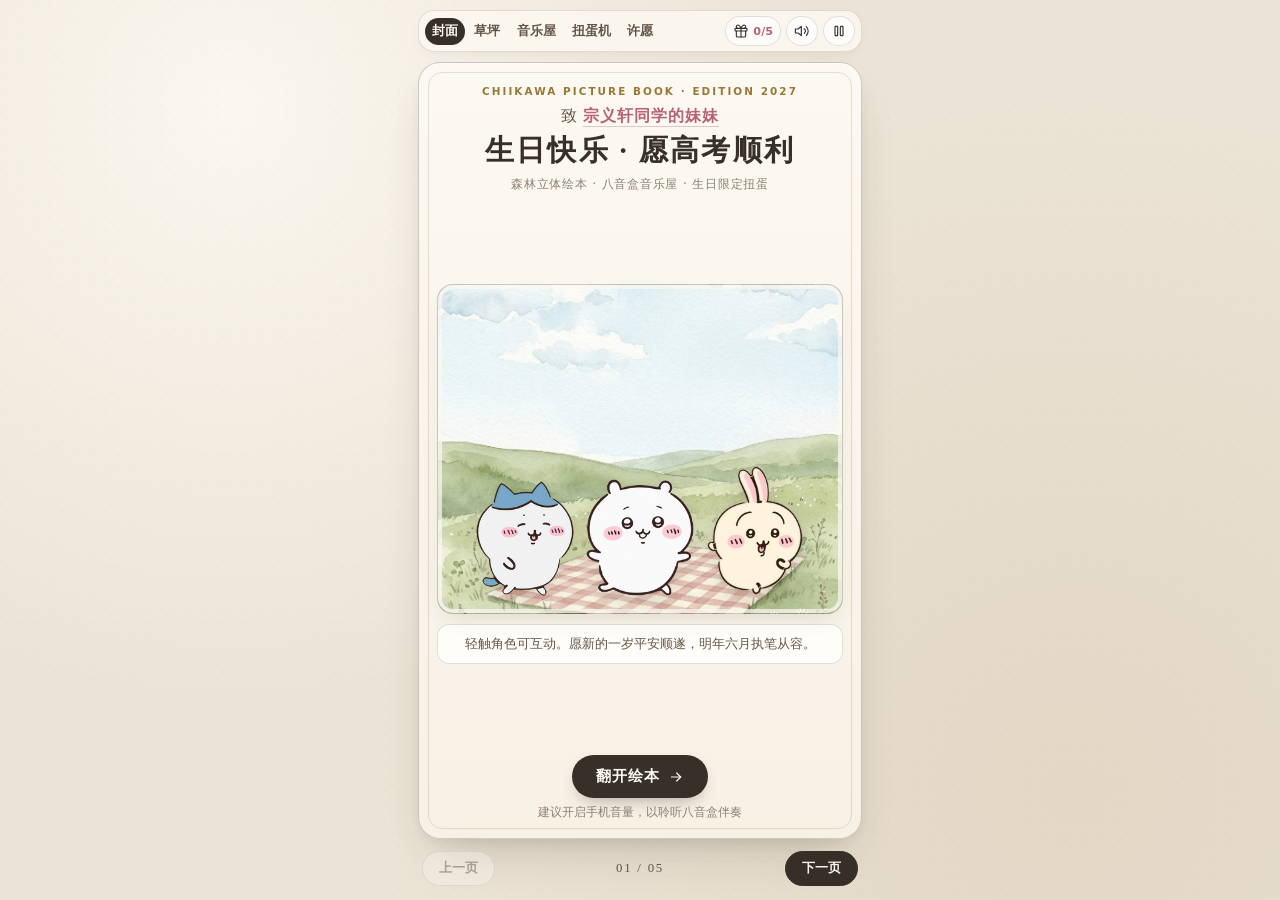
<file: chiikawa-birthday/index.html>
<!DOCTYPE html>
<html lang="zh-CN">
<head>
  <meta charset="UTF-8" />
  <meta name="viewport" content="width=device-width, initial-scale=1.0, viewport-fit=cover" />
  <meta name="theme-color" content="#f7f2e8" />
  <meta name="description" content="致宗义轩同学的妹妹：Chiikawa 生日立体绘本、森林音乐屋与高考祈愿扭蛋机，祝生日快乐，高考顺利。" />
  <meta property="og:title" content="Chiikawa 生日绘本 · 致宗义轩同学的妹妹" />
  <meta property="og:description" content="祝你生日快乐，新岁顺遂，2027 高考顺利。" />
  <title>Chiikawa 生日绘本 · 致宗义轩同学的妹妹</title>
  <link rel="icon" type="image/png" href="./assets/chars/chiikawa_idle.png" />
  <link rel="stylesheet" href="./styles.css" />
</head>
<body>
  <!-- 全屏细碎星尘与纸花画布 -->
  <canvas id="fx-canvas" class="fx-canvas" aria-hidden="true"></canvas>

  <!-- 和纸绘本主框架 -->
  <div class="storybook-shell" id="storybook-shell">
    <!-- 顶部极简装帧工具栏（全线性 SVG 图标，零 Emoji） -->
    <header class="topbar">
      <nav class="chapter-pills" role="tablist" aria-label="绘本章节切换">
        <button type="button" class="pill-btn is-active" role="tab" aria-selected="true" data-goto="0">封面</button>
        <button type="button" class="pill-btn" role="tab" aria-selected="false" data-goto="1">草坪</button>
        <button type="button" class="pill-btn" role="tab" aria-selected="false" data-goto="2">音乐屋</button>
        <button type="button" class="pill-btn" role="tab" aria-selected="false" data-goto="3">扭蛋机</button>
        <button type="button" class="pill-btn" role="tab" aria-selected="false" data-goto="4">许愿</button>
      </nav>

      <div class="topbar-actions">
        <button type="button" class="icon-chip" id="btn-bag" aria-label="打开纪念赏品收纳盒" title="赏品收纳盒">
          <svg class="ui-ico" viewBox="0 0 24 24" fill="none" stroke="currentColor" stroke-width="1.7" stroke-linecap="round" stroke-linejoin="round" aria-hidden="true">
            <rect x="3" y="8" width="18" height="4" rx="1"/>
            <path d="M12 8v13"/>
            <path d="M19 12v7a2 2 0 0 1-2 2H7a2 2 0 0 1-2-2v-7"/>
            <path d="M7.5 8a2.5 2.5 0 0 1 0-5C10 3 12 8 12 8s2-5 4.5-5a2.5 2.5 0 0 1 0 5"/>
          </svg>
          <span class="badge-count" id="bag-count">0/5</span>
        </button>
        <button type="button" class="icon-chip" id="btn-sound" aria-label="切换声音" title="声音开关">
          <svg class="ui-ico" id="sound-svg" viewBox="0 0 24 24" fill="none" stroke="currentColor" stroke-width="1.7" stroke-linecap="round" stroke-linejoin="round" aria-hidden="true">
            <polygon points="11 5 6 9 2 9 2 15 6 15 11 19 11 5"/>
            <path d="M15.5 8.5a5 5 0 0 1 0 7"/>
            <path d="M18.5 5.5a9 9 0 0 1 0 13"/>
          </svg>
        </button>
        <button type="button" class="icon-chip" id="btn-motion" aria-label="暂停或恢复动态效果" title="动效开关">
          <svg class="ui-ico" id="motion-svg" viewBox="0 0 24 24" fill="none" stroke="currentColor" stroke-width="1.7" stroke-linecap="round" stroke-linejoin="round" aria-hidden="true">
            <rect x="6" y="5" width="4" height="14" rx="1"/>
            <rect x="14" y="5" width="4" height="14" rx="1"/>
          </svg>
        </button>
      </div>
    </header>

    <!-- 立体绘本主舞台 -->
    <main class="book-stage" id="book-stage">
      <!-- ==================== 第 1 幕：精装绘本封面 ==================== -->
      <section class="scene scene-cover is-active" data-scene="0" aria-label="第 1 幕 生日绘本封面">
        <div class="book-page cover-page">
          <div class="book-frame-line" aria-hidden="true"></div>

          <header class="cover-head" id="cover-title-trigger">
            <p class="folio-label">CHIIKAWA PICTURE BOOK · EDITION 2027</p>
            <p class="cover-recipient">致 <span data-bind="recipientName">宗义轩同学的妹妹</span></p>
            <h1 class="cover-title">生日快乐 · 愿高考顺利</h1>
            <p class="cover-subtitle">森林立体绘本 · 八音盒音乐屋 · 生日限定扭蛋</p>
          </header>

          <!-- 水彩立体窗景舞台（真实水彩背景 + 原画角色） -->
          <div class="cover-window">
            <div class="cover-window-art">
              <div class="cover-cast">
                <button type="button" class="sprite-btn fig-side" data-poke="hachiware" aria-label="点击小八">
                  <img class="char-img" data-char="hachiware" data-pose="wave" alt="小八" />
                </button>
                <button type="button" class="sprite-btn fig-center" data-poke="chiikawa" aria-label="点击吉伊">
                  <img class="char-img" data-char="chiikawa" data-pose="happy" alt="吉伊" />
                </button>
                <button type="button" class="sprite-btn fig-side" data-poke="usagi" aria-label="点击乌萨奇">
                  <img class="char-img" data-char="usagi" data-pose="happy" alt="乌萨奇" />
                </button>
              </div>
            </div>
            <p class="cover-caption" id="cover-speech" aria-live="polite">
              轻触角色可互动。愿新的一岁平安顺遂，明年六月执笔从容。
            </p>
          </div>

          <div class="cover-footer">
            <button type="button" class="btn-editorial" id="btn-open-book">
              <span>翻开绘本</span>
              <svg class="btn-ico" viewBox="0 0 24 24" fill="none" stroke="currentColor" stroke-width="1.8" stroke-linecap="round" stroke-linejoin="round" aria-hidden="true">
                <path d="M5 12h14"/><path d="m13 6 6 6-6 6"/>
              </svg>
            </button>
            <p class="quiet-note">建议开启手机音量，以聆听八音盒伴奏</p>
          </div>
        </div>
      </section>

      <!-- ==================== 第 2 幕：水彩草坪野餐 ==================== -->
      <section class="scene scene-meadow" data-scene="1" aria-label="第 2 幕 晴空草坪野餐">
        <div class="book-page meadow-page" id="meadow-page">
          <div class="meadow-backdrop" aria-hidden="true"></div>
          <div class="meadow-tint" aria-hidden="true"></div>

          <header class="scene-head over-art">
            <span class="chapter-num">CHAPTER 01</span>
            <h2>晴空草坪与午后野餐</h2>
            <p class="scene-lead">点击各位伙伴与四科书签草叶，收集高三文科祝福</p>
          </header>

          <div class="meadow-content">
            <!-- 右上角晴空/晚霞切换与书签计数 -->
            <div class="meadow-meta-bar">
              <button type="button" class="soft-chip" id="btn-sun">
                <svg class="ui-ico-sm" viewBox="0 0 24 24" fill="none" stroke="currentColor" stroke-width="1.7" stroke-linecap="round" stroke-linejoin="round" aria-hidden="true">
                  <circle cx="12" cy="12" r="4"/><path d="M12 2v2M12 20v2M4.9 4.9l1.4 1.4M17.7 17.7l1.4 1.4M2 12h2M20 12h2M4.9 19.1l1.4-1.4M17.7 6.3l1.4-1.4"/>
                </svg>
                <span id="sky-mode-text">切换晚霞光影</span>
              </button>
              <span class="soft-chip static-chip" id="weed-counter">文科书签 <strong>0</strong> / 4</span>
            </div>

            <!-- 雅致和纸对白卡 -->
            <div class="dialogue-card" id="meadow-bubble" aria-live="polite">
              <span class="dialogue-speaker" id="bubble-speaker">小八</span>
              <p id="bubble-text">高三复习偶尔会觉得辛苦吧——但总会有办法的！今天先放松一会儿，祝你生日快乐。</p>
            </div>

            <!-- 原画五角色草坪合影层 -->
            <div class="meadow-cast">
              <button type="button" class="meadow-actor" data-meadow-char="rakko" aria-label="点击海獭师傅">
                <img class="char-img" data-char="rakko" data-pose="idle" alt="海獭师傅" />
                <span class="actor-label">海獭</span>
              </button>
              <button type="button" class="meadow-actor" data-meadow-char="hachiware" aria-label="点击小八">
                <img class="char-img" data-char="hachiware" data-pose="idle" alt="小八" />
                <span class="actor-label">小八</span>
              </button>
              <button type="button" class="meadow-actor is-lead" data-meadow-char="chiikawa" aria-label="点击吉伊">
                <img class="char-img" data-char="chiikawa" data-pose="idle" alt="吉伊" />
                <span class="actor-label">吉伊</span>
              </button>
              <button type="button" class="meadow-actor" data-meadow-char="usagi" aria-label="点击乌萨奇">
                <img class="char-img" data-char="usagi" data-pose="idle" alt="乌萨奇" />
                <span class="actor-label">乌萨奇</span>
              </button>
              <button type="button" class="meadow-actor" data-meadow-char="momonga" aria-label="点击飞鼠">
                <img class="char-img" data-char="momonga" data-pose="idle" alt="飞鼠" />
                <span class="actor-label">飞鼠</span>
              </button>
            </div>

            <!-- 底部文科四科三叶草书签采集栏 -->
            <div class="bookmark-row" aria-label="高三文科四科祈愿书签">
              <button type="button" class="leaf-card" data-weed="0">
                <span class="leaf-mark" aria-hidden="true"></span>
                <span class="leaf-name">语文</span>
                <span class="leaf-sub">笔底春风</span>
              </button>
              <button type="button" class="leaf-card" data-weed="1">
                <span class="leaf-mark" aria-hidden="true"></span>
                <span class="leaf-name">历史</span>
                <span class="leaf-sub">史脉清晰</span>
              </button>
              <button type="button" class="leaf-card" data-weed="2">
                <span class="leaf-mark" aria-hidden="true"></span>
                <span class="leaf-name">政治</span>
                <span class="leaf-sub">切中肯綮</span>
              </button>
              <button type="button" class="leaf-card" data-weed="3">
                <span class="leaf-mark" aria-hidden="true"></span>
                <span class="leaf-name">地理</span>
                <span class="leaf-sub">经纬洞明</span>
              </button>
            </div>
          </div>
        </div>
      </section>

      <!-- ==================== 第 3 幕：原木森林八音盒音乐屋 ==================== -->
      <section class="scene scene-music" data-scene="2" aria-label="第 3 幕 森林八音盒音乐屋">
        <div class="book-page music-page">
          <div class="music-backdrop" aria-hidden="true"></div>

          <header class="scene-head over-art">
            <span class="chapter-num">CHAPTER 02</span>
            <h2>森林木屋 · 八音盒音乐台</h2>
            <p class="scene-lead">点击木质舞台上的成员开关独立声部，或在下方木琴自由弹奏</p>
          </header>

          <!-- 曲目与黄铜质感播放控制 -->
          <div class="music-toolbar">
            <div class="song-switch" role="group" aria-label="切换乐曲">
              <button type="button" class="seg-btn is-active" data-song="birthday">生日快乐 · 八音盒</button>
              <button type="button" class="seg-btn" data-song="meadow">晴空小调 · 舒缓曲</button>
            </div>
            <button type="button" class="brass-play-btn" id="btn-music-play">
              <svg class="ui-ico-sm" id="play-state-ico" viewBox="0 0 24 24" fill="currentColor" aria-hidden="true">
                <polygon points="7 5 19 12 7 19 7 5"/>
              </svg>
              <span id="music-play-label">开始八音盒合奏</span>
            </button>
          </div>

          <!-- 水彩木质舞台角色层（4 位原画角色分管 4 声部） -->
          <div class="wood-stage" id="pajama-stage">
            <div class="ensemble-grid">
              <button type="button" class="ensemble-member is-on" data-track="melody" data-char="chiikawa" aria-pressed="true">
                <span class="track-pill">主旋律</span>
                <img class="char-img" data-char="chiikawa" data-pose="idle" alt="吉伊 主旋律" />
                <span class="track-name">吉伊 · 八音盒</span>
              </button>
              <button type="button" class="ensemble-member is-on" data-track="chords" data-char="hachiware" aria-pressed="true">
                <span class="track-pill">和弦</span>
                <img class="char-img" data-char="hachiware" data-pose="idle" alt="小八 和弦" />
                <span class="track-name">小八 · 木吉他</span>
              </button>
              <button type="button" class="ensemble-member is-on" data-track="perc" data-char="usagi" aria-pressed="true">
                <span class="track-pill">节拍</span>
                <img class="char-img" data-char="usagi" data-pose="idle" alt="乌萨奇 节拍" />
                <span class="track-name">乌萨奇 · 铃鼓</span>
              </button>
              <button type="button" class="ensemble-member is-on" data-track="bass" data-char="shisa" aria-pressed="true">
                <span class="track-pill">低音</span>
                <img class="char-img" data-char="shisa" data-pose="idle" alt="狮萨 低音" />
                <span class="track-name">狮萨 · 暖风铃</span>
              </button>
            </div>
            <div class="music-visualizer" id="music-visualizer" aria-hidden="true">
              <span></span><span></span><span></span><span></span><span></span><span></span><span></span><span></span>
            </div>
          </div>

          <!-- 温润原木手绘 8 音木琴 -->
          <div class="xylophone-panel">
            <div class="xylo-header">
              <span>原木八音阶木琴</span>
              <button type="button" class="text-action-btn" id="btn-demo-riff">试听生日旋律</button>
            </div>
            <div class="xylophone-keys" id="xylophone-keys" role="group" aria-label="8 音木琴">
              <button type="button" class="xylo-key k1" data-note="C5"><span>1</span><small>Do</small></button>
              <button type="button" class="xylo-key k2" data-note="D5"><span>2</span><small>Re</small></button>
              <button type="button" class="xylo-key k3" data-note="E5"><span>3</span><small>Mi</small></button>
              <button type="button" class="xylo-key k4" data-note="F5"><span>4</span><small>Fa</small></button>
              <button type="button" class="xylo-key k5" data-note="G5"><span>5</span><small>Sol</small></button>
              <button type="button" class="xylo-key k6" data-note="A5"><span>6</span><small>La</small></button>
              <button type="button" class="xylo-key k7" data-note="B5"><span>7</span><small>Si</small></button>
              <button type="button" class="xylo-key k8" data-note="C6"><span>i</span><small>Do+</small></button>
            </div>
          </div>
        </div>
      </section>

      <!-- ==================== 第 4 幕：日系杂货店风生日限定扭蛋机 ==================== -->
      <section class="scene scene-gacha" data-scene="3" aria-label="第 4 幕 生日限定扭蛋机">
        <div class="book-page gacha-page">
          <div class="book-frame-line" aria-hidden="true"></div>

          <header class="scene-head">
            <span class="chapter-num">CHAPTER 03</span>
            <h2>生日限定 · 祈愿纪念扭蛋</h2>
            <p class="scene-lead">转动黄铜旋钮抽取 5 款限定纪念卡（含可保存的 2027 高考祈愿证）</p>
          </header>

          <div class="gacha-layout">
            <!-- 复古陶瓷白 × 雾面玻璃 × 磨砂黄铜扭蛋机 -->
            <div class="gacha-machine" id="gacha-machine">
              <div class="gacha-cap-top">
                <span>BIRTHDAY &amp; 2027 SPECIAL</span>
              </div>

              <div class="gacha-glass-dome">
                <div class="glass-sheen" aria-hidden="true"></div>
                <div class="capsule-pit" id="capsule-pit" aria-hidden="true">
                  <span class="cap c-rose" style="--x:12%;--y:62%;--r:-16deg;"></span>
                  <span class="cap c-sky" style="--x:33%;--y:66%;--r:12deg;"></span>
                  <span class="cap c-butter" style="--x:54%;--y:63%;--r:-8deg;"></span>
                  <span class="cap c-sage" style="--x:73%;--y:59%;--r:20deg;"></span>
                  <span class="cap c-linen" style="--x:22%;--y:42%;--r:14deg;"></span>
                  <span class="cap c-rose" style="--x:45%;--y:43%;--r:-20deg;"></span>
                  <span class="cap c-sky" style="--x:66%;--y:40%;--r:16deg;"></span>
                  <span class="cap c-butter" style="--x:36%;--y:24%;--r:-10deg;"></span>
                </div>
                <img class="dome-mascot-img char-img" data-char="chiikawa" data-pose="wave" alt="扭蛋机内的吉伊" />
              </div>

              <div class="gacha-ceramic-body">
                <div class="gacha-panel">
                  <span class="brass-slot" aria-hidden="true"></span>
                  <button type="button" class="brass-knob" id="btn-gacha-spin" aria-label="转动黄铜旋钮抽取扭蛋">
                    <span class="brass-handle"></span>
                  </button>
                  <div class="gacha-counter-pill" id="gacha-progress-text">0 / 5</div>
                </div>

                <div class="gacha-chute">
                  <div class="chute-tray">
                    <div class="dispensed-capsule" id="dispensed-capsule" aria-hidden="true"></div>
                  </div>
                </div>
              </div>
            </div>

            <div class="gacha-footer">
              <button type="button" class="btn-editorial full-w" id="btn-gacha-cta">
                <span>转动旋钮 · 抽取生日纪念扭蛋</span>
              </button>

              <div class="prize-shelf" id="prize-mini-shelf" aria-label="5 款限定赏品图鉴">
                <button type="button" class="shelf-slot" data-prize-id="sp-cert">
                  <span class="slot-rank">特赏</span>
                  <span class="slot-title">祈愿纪念证</span>
                </button>
                <button type="button" class="shelf-slot" data-prize-id="a-omikuji">
                  <span class="slot-rank">一赏</span>
                  <span class="slot-title">文科御守签</span>
                </button>
                <button type="button" class="shelf-slot" data-prize-id="b-polaroid">
                  <span class="slot-rank">二赏</span>
                  <span class="slot-title">森野拍立得</span>
                </button>
                <button type="button" class="shelf-slot" data-prize-id="c-charm">
                  <span class="slot-rank">三赏</span>
                  <span class="slot-title">小八书签</span>
                </button>
                <button type="button" class="shelf-slot" data-prize-id="d-award">
                  <span class="slot-rank">四赏</span>
                  <span class="slot-title">课间小憩券</span>
                </button>
              </div>
            </div>
          </div>
        </div>
      </section>

      <!-- ==================== 第 5 幕：靛蓝水彩星空许愿与手写信 ==================== -->
      <section class="scene scene-wish" data-scene="4" aria-label="第 5 幕 星空许愿与生日信笺">
        <div class="book-page wish-page" id="wish-page">
          <div class="wish-backdrop" aria-hidden="true"></div>

          <header class="scene-head wish-head over-art">
            <span class="chapter-num num-night">FINALE</span>
            <h2>星夜许愿 · 吹灭生日烛火</h2>
            <p class="scene-lead" id="wish-status-text">闭上眼睛许个愿望，随后轻轻吹灭蜡烛吧</p>
          </header>

          <div class="cake-stage" id="cake-stage">
            <div class="cake-watchers">
              <img class="watcher-img char-img" data-char="hachiware" data-pose="happy" alt="小八" />
              <img class="watcher-img is-center char-img" data-char="chiikawa" data-pose="cheer" alt="吉伊" />
              <img class="watcher-img char-img" data-char="usagi" data-pose="cheer" alt="乌萨奇" />
            </div>

            <div class="cake-wrap" id="cake-wrap">
              <div class="candles-row" id="candles-row">
                <div class="candle c-left">
                  <span class="flame"></span>
                  <span class="smoke"></span>
                  <span class="wax"></span>
                </div>
                <div class="candle c-mid">
                  <span class="flame"></span>
                  <span class="smoke"></span>
                  <span class="wax"></span>
                </div>
                <div class="candle c-right">
                  <span class="flame"></span>
                  <span class="smoke"></span>
                  <span class="wax"></span>
                </div>
              </div>
              <div class="cake-svg-slot" id="cake-svg-slot"></div>
            </div>

            <div class="blow-meter-wrap" id="blow-meter-wrap">
              <div class="blow-meter-track">
                <div class="blow-meter-fill" id="blow-meter-fill"></div>
              </div>
              <span class="blow-meter-label" id="blow-meter-label">可长按下方按钮，或开启麦克风轻轻一吹</span>
            </div>

            <div class="wish-controls" id="wish-controls">
              <button type="button" class="wish-btn wish-btn-hold" id="btn-hold-blow">
                长按吹灭蜡烛
              </button>
              <button type="button" class="wish-btn wish-btn-mic" id="btn-mic-blow">
                开启麦克风吹气
              </button>
            </div>
          </div>

          <!-- 吹灭后展开的典雅特种纸信笺 -->
          <article class="final-letter" id="final-letter" hidden>
            <div class="letter-seal" aria-hidden="true">2027<br/>金榜题名</div>
            <h3 class="letter-heading">致 <span data-bind="recipientName">宗义轩同学的妹妹</span>：</h3>
            <div class="letter-body" id="letter-body"></div>
            <footer class="letter-footer">
              <p class="letter-sign" data-bind="senderSign">—— 哥哥的舍友 敬祝</p>
              <div class="letter-actions">
                <button type="button" class="btn-editorial sm" id="btn-open-cert-direct">保存高考祈愿纪念证</button>
                <button type="button" class="btn-ghost sm" id="btn-relight">重燃蜡烛</button>
              </div>
            </footer>
          </article>
        </div>
      </section>
    </main>

    <!-- 底部翻页栏 -->
    <footer class="book-footer" aria-label="绘本翻页导航">
      <button type="button" class="nav-btn" id="btn-prev" disabled>上一页</button>
      <div class="page-indicator" id="page-indicator" aria-live="polite">01 / 05</div>
      <button type="button" class="nav-btn nav-btn-next" id="btn-next">下一页</button>
    </footer>
  </div>

  <!-- ==================== Modal 1：扭蛋开奖与赏品详情 ==================== -->
  <dialog id="prize-dialog" class="chiikawa-dialog" closedby="any" aria-labelledby="prize-dialog-title">
    <div class="dialog-card">
      <button type="button" class="dialog-close-x" data-close-dialog="prize-dialog" aria-label="关闭弹窗">×</button>
      <div class="prize-rank-pill" id="prize-rank-pill">特赏</div>
      <h1 id="prize-dialog-title" class="dialog-title">2027 高考祈愿纪念证</h1>
      <div class="prize-visual" id="prize-visual"></div>
      <p class="prize-desc" id="prize-desc"></p>
      <div class="prize-extra" id="prize-extra"></div>
      <div class="dialog-btn-row" id="prize-dialog-actions">
        <button type="button" class="btn-editorial sm" data-close-dialog="prize-dialog" autofocus>收好</button>
      </div>
    </div>
  </dialog>

  <!-- ==================== Modal 2：我的赏品收纳盒 ==================== -->
  <dialog id="bag-dialog" class="chiikawa-dialog" closedby="any" aria-labelledby="bag-dialog-title">
    <div class="dialog-card">
      <button type="button" class="dialog-close-x" data-close-dialog="bag-dialog" aria-label="关闭收纳盒">×</button>
      <h1 id="bag-dialog-title" class="dialog-title">生日纪念赏品收纳盒</h1>
      <p class="dialog-sub">点击已解锁的赏品可再次查看，或导出高清图片保存到手机相册。</p>
      <div class="bag-grid" id="bag-grid"></div>
      <div class="dialog-btn-row">
        <button type="button" class="btn-editorial sm" data-close-dialog="bag-dialog" autofocus>返回绘本</button>
      </div>
    </div>
  </dialog>

  <!-- ==================== Modal 3：高清纪念卡导出预览 ==================== -->
  <dialog id="card-dialog" class="chiikawa-dialog" closedby="any" aria-labelledby="card-dialog-title">
    <div class="dialog-card">
      <button type="button" class="dialog-close-x" data-close-dialog="card-dialog" aria-label="关闭预览">×</button>
      <h1 id="card-dialog-title" class="dialog-title">纪念卡片已生成</h1>
      <p class="dialog-sub">点击下方按钮下载，或在手机端直接长按图片保存至相册。</p>
      <div class="generated-img-wrap">
        <img id="generated-card-img" alt="Chiikawa 生日与高考祈愿纪念卡" />
      </div>
      <div class="dialog-btn-row">
        <a id="btn-download-card" class="btn-editorial sm" download="chiikawa-birthday-2027.png" href="#">保存高清图片</a>
        <button type="button" class="btn-ghost sm" data-close-dialog="card-dialog">关闭</button>
      </div>
    </div>
  </dialog>

  <!-- ==================== Modal 4：快捷称呼定制（连续轻点封面标题 3 次开启） ==================== -->
  <dialog id="custom-dialog" class="chiikawa-dialog" closedby="any" aria-labelledby="custom-dialog-title">
    <div class="dialog-card">
      <button type="button" class="dialog-close-x" data-close-dialog="custom-dialog" aria-label="关闭定制面板">×</button>
      <h1 id="custom-dialog-title" class="dialog-title">称呼与落款微调</h1>
      <p class="dialog-sub">保存后会自动更新全书与纪念卡，并生成带参数的专属链接。</p>
      <form id="custom-form" class="custom-form">
        <label class="field-label">
          <span>收礼人称呼</span>
          <input type="text" id="input-name" maxlength="20" placeholder="例如：宗义轩同学的妹妹" required autofocus />
        </label>
        <label class="field-label">
          <span>落款</span>
          <input type="text" id="input-sender" maxlength="24" placeholder="例如：哥哥的舍友 敬祝" />
        </label>
        <div class="dialog-btn-row">
          <button type="submit" class="btn-editorial sm">应用并生成链接</button>
        </div>
      </form>
      <p class="custom-link-tip" id="custom-link-tip" hidden></p>
    </div>
  </dialog>

  <script src="./characters.js"></script>
  <script src="./audio.js"></script>
  <script src="./app.js"></script>
</body>
</html>
</file>
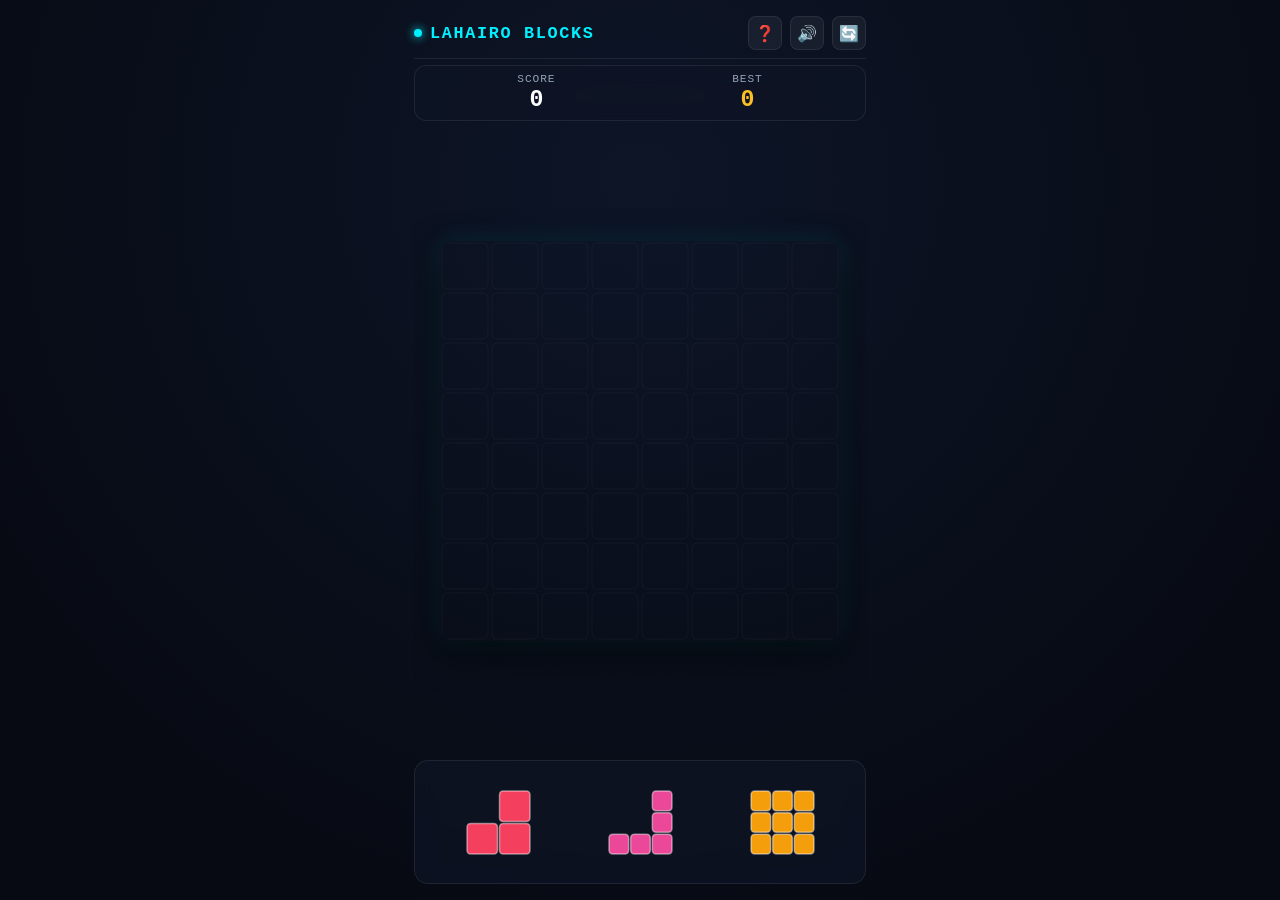
<file: games/01-拉海洛方块01/index.html>
<!DOCTYPE html>
<html lang="zh-CN">
<head>
    <meta charset="UTF-8">
    <meta name="viewport" content="width=device-width, initial-scale=1.0, maximum-scale=1.0, user-scalable=no, viewport-fit=cover">
    <title>拉海洛方块 · Lahairo Blocks</title>
    <link rel="stylesheet" href="css/style.css">
</head>
<body>
    <div class="game-viewport">
        <!-- 顶部 HUD 栏 -->
        <header class="hud-header">
            <div class="brand-title">
                <span class="brand-dot"></span>
                <span>LAHAIRO BLOCKS</span>
            </div>
            <div class="hud-ctrls">
                <button id="btn-help" class="btn-icon" title="玩法说明">❓</button>
                <button id="btn-mute" class="btn-icon" title="静音切换">🔊</button>
                <button id="btn-restart" class="btn-icon" title="重开一局">🔄</button>
            </div>
        </header>

        <!-- 积分显示板 -->
        <section class="score-board">
            <div class="score-item">
                <div class="score-label">SCORE</div>
                <div id="score-val" class="score-value">0</div>
            </div>
            <div class="score-item">
                <div class="score-label">BEST</div>
                <div id="high-score-val" class="score-value high">0</div>
            </div>
        </section>

        <!-- 8x8 核心棋盘 -->
        <main class="board-container">
            <canvas id="board-canvas"></canvas>
            <div id="combo-banner" class="combo-banner">🔥 COMBO x2</div>
        </main>

        <!-- 底部候选手牌区 -->
        <footer class="dock-container">
            <div id="slot-0" class="dock-slot"></div>
            <div id="slot-1" class="dock-slot"></div>
            <div id="slot-2" class="dock-slot"></div>
        </footer>

        <!-- 游戏结束结算弹窗 -->
        <div id="game-over-modal" class="modal-overlay">
            <div class="modal-content">
                <h2 class="modal-title">RESONANCE OVER</h2>
                <p class="modal-desc">
                    空间已收束，无可用共鸣位<br>
                    最终得分：<span id="final-score-val" style="color:var(--cyan); font-weight:700; font-size:1.2rem;">0</span>
                </p>
                <button id="btn-restart-modal" class="btn-primary">再来一局 (RESTART)</button>
            </div>
        </div>

        <!-- 暂停弹窗 -->
        <div id="pause-modal" class="modal-overlay">
            <div class="modal-content">
                <h2 class="modal-title">PAUSED</h2>
                <p class="modal-desc">已挂起共鸣循环</p>
                <button id="btn-resume" class="btn-primary">继续游戏 (RESUME)</button>
            </div>
        </div>

        <!-- 📖 玩法说明弹窗 -->
        <div id="help-modal" class="modal-overlay">
            <div class="modal-content help-box">
                <h2 class="modal-title" style="text-align:center;">📖 玩法指南 (HOW TO PLAY)</h2>
                
                <div class="help-section">
                    <div class="help-section-title">🎯 游戏目标</div>
                    <p class="help-text">将底部的方块拖入 8×8 网格中，填满完整的行或列进行消除，冲击历史最高得分！</p>
                </div>

                <div class="help-section">
                    <div class="help-section-title">📜 核心规则</div>
                    <ul class="help-list">
                        <li><b>不可旋转</b>：方块方向固定，极为考验空间排布规划。</li>
                        <li><b>消除得分</b>：填满任一横行或竖列立即触发共鸣消除。</li>
                        <li><b>多巴胺连击</b>：单步消除多行或连续消除可触发高倍 <b>COMBO 阶梯和弦</b>。</li>
                        <li><b>手牌轮转</b>：3 个方块全部用完后刷新下一批；若手牌中没有任何一个能在盘面上放下，游戏结束。</li>
                    </ul>
                </div>

                <div class="help-section">
                    <div class="help-section-title">🎮 触控与鼠标操作</div>
                    <ul class="help-list">
                        <li><b>电脑端</b>：按住鼠标左键拖动候选方块，松手吸附入格。</li>
                        <li><b>手机/平板</b>：手指按住拖拽，自带 70px 防手指遮挡视差抬升，精准对齐。</li>
                    </ul>
                </div>

                <div class="help-section">
                    <div class="help-section-title">💡 逃课高分秘籍</div>
                    <p class="help-text">时刻预留 3×3 或 1×5 的大空间；优先消除中间区域，避免边缘产生单个碎洞卡死！</p>
                </div>

                <button id="btn-close-help" class="btn-primary" style="margin-top:10px;">知道了，开始摸鱼！</button>
            </div>
        </div>
    </div>

    <!-- 逻辑模块 (解耦自包含) -->
    <script src="js/audio.js"></script>
    <script src="js/bridge.js"></script>
    <script src="js/engine.js"></script>
</body>
</html>
</file>
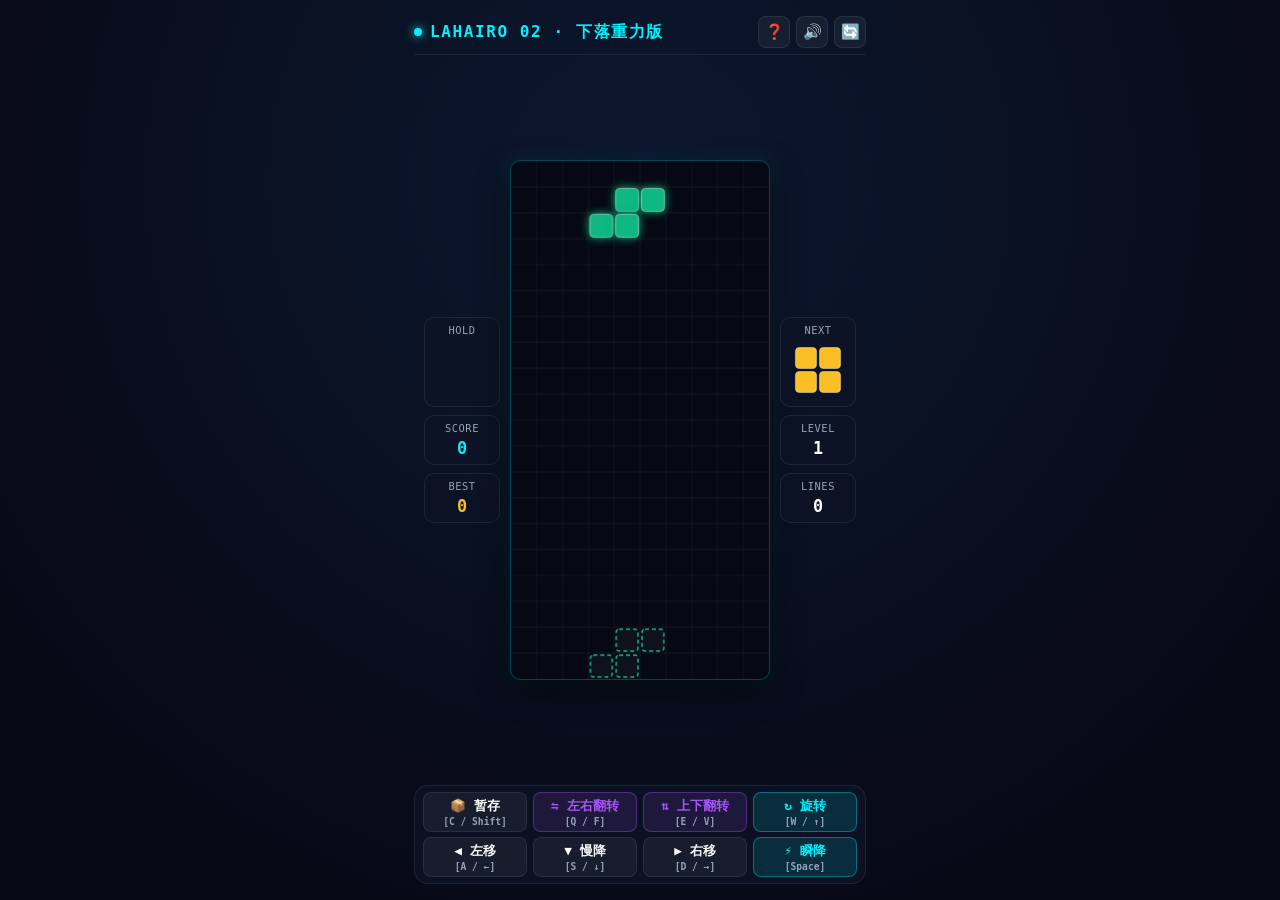
<file: games/01-拉海洛方块02/index.html>
<!DOCTYPE html>
<html lang="zh-CN">
<head>
    <meta charset="UTF-8">
    <meta name="viewport" content="width=device-width, initial-scale=1.0, maximum-scale=1.0, user-scalable=no, viewport-fit=cover">
    <title>拉海洛方块 02 · Lahairo Falling Blocks</title>
    <link rel="stylesheet" href="css/style.css">
</head>
<body>
    <div class="game-viewport">
        <!-- 顶部 HUD 栏 -->
        <header class="hud-header">
            <div class="brand-title">
                <span class="brand-dot"></span>
                <span>LAHAIRO 02 · 下落重力版</span>
            </div>
            <div class="hud-ctrls">
                <button id="btn-help" class="btn-icon" title="玩法说明">❓</button>
                <button id="btn-mute" class="btn-icon" title="静音切换">🔊</button>
                <button id="btn-restart" class="btn-icon" title="重开一局">🔄</button>
            </div>
        </header>

        <!-- 主游戏操作区 -->
        <main class="play-area">
            <!-- 左侧面板：HOLD + 积分 -->
            <aside class="side-panel">
                <div class="panel-box">
                    <div class="panel-title">HOLD</div>
                    <canvas id="hold-canvas" class="panel-canvas"></canvas>
                </div>
                <div class="panel-box">
                    <div class="panel-title">SCORE</div>
                    <div id="score-val" class="panel-stat-val score">0</div>
                </div>
                <div class="panel-box">
                    <div class="panel-title">BEST</div>
                    <div id="high-score-val" class="panel-stat-val best">0</div>
                </div>
            </aside>

            <!-- 核心下落井口 Canvas -->
            <section class="well-container">
                <canvas id="well-canvas"></canvas>
                <div id="combo-banner" class="combo-banner">🔥 COMBO x2</div>
            </section>

            <!-- 右侧面板：NEXT + 等级 -->
            <aside class="side-panel">
                <div class="panel-box">
                    <div class="panel-title">NEXT</div>
                    <canvas id="next-canvas" class="panel-canvas"></canvas>
                </div>
                <div class="panel-box">
                    <div class="panel-title">LEVEL</div>
                    <div id="level-val" class="panel-stat-val">1</div>
                </div>
                <div class="panel-box">
                    <div class="panel-title">LINES</div>
                    <div id="lines-val" class="panel-stat-val">0</div>
                </div>
            </aside>
        </main>

        <!-- 触控虚拟手柄控制盘 (移动端/平板/PC双兼容) -->
        <footer class="gamepad-container">
            <div class="pad-row">
                <button id="btn-hold" class="pad-btn" title="暂存当前块">
                    📦 暂存
                    <span class="sub">[C / Shift]</span>
                </button>
                <button id="btn-flip-h" class="pad-btn action-flip" title="左右镜像翻转">
                    ⇋ 左右翻转
                    <span class="sub">[Q / F]</span>
                </button>
                <button id="btn-flip-v" class="pad-btn action-flip" title="上下倒转">
                    ⇅ 上下翻转
                    <span class="sub">[E / V]</span>
                </button>
                <button id="btn-rotate" class="pad-btn accent" title="旋转 90 度">
                    ↻ 旋转
                    <span class="sub">[W / ↑]</span>
                </button>
            </div>
            <div class="pad-row">
                <button id="btn-left" class="pad-btn" title="向左移动">
                    ◀ 左移
                    <span class="sub">[A / ←]</span>
                </button>
                <button id="btn-down" class="pad-btn" title="慢速下落">
                    ▼ 慢降
                    <span class="sub">[S / ↓]</span>
                </button>
                <button id="btn-right" class="pad-btn" title="向右移动">
                    ▶ 右移
                    <span class="sub">[D / →]</span>
                </button>
                <button id="btn-hard-drop" class="pad-btn accent" title="快速硬下落锁定">
                    ⚡ 瞬降
                    <span class="sub">[Space]</span>
                </button>
            </div>
        </footer>

        <!-- 游戏结束结算弹窗 -->
        <div id="game-over-modal" class="modal-overlay">
            <div class="modal-content">
                <h2 class="modal-title">WELL COLLAPSED</h2>
                <p class="modal-desc">
                    重力井堆积饱和！<br>
                    最终得分：<span id="final-score-val" style="color:var(--cyan); font-weight:700; font-size:1.2rem;">0</span>
                </p>
                <button id="btn-restart-modal" class="btn-primary">再来一局 (RESTART)</button>
            </div>
        </div>

        <!-- 暂停弹窗 -->
        <div id="pause-modal" class="modal-overlay">
            <div class="modal-content">
                <h2 class="modal-title">PAUSED</h2>
                <p class="modal-desc">已挂起重力下落循环</p>
                <button id="btn-resume" class="btn-primary">继续游戏 (RESUME)</button>
            </div>
        </div>

        <!-- 📖 玩法说明弹窗 -->
        <div id="help-modal" class="modal-overlay">
            <div class="modal-content help-box">
                <h2 class="modal-title" style="text-align:center;">📖 玩法指南 (HOW TO PLAY)</h2>
                
                <div class="help-section">
                    <div class="help-section-title">🎯 游戏目标</div>
                    <p class="help-text">在 10×20 冰原重力井中操作方块下落，填满水平整行进行爆破消除，防止堆积触顶！</p>
                </div>

                <div class="help-section">
                    <div class="help-section-title">📜 核心机制与翻转特性</div>
                    <ul class="help-list">
                        <li><b>大小形状不变</b>：方块具备坚实刚体结构，几何大小恒定。</li>
                        <li><b>90° 旋转</b>：按 <span class="help-key">W / ↑</span> 顺时针旋转方位，带踢墙与踢地保护。</li>
                        <li><b>左右水平镜像</b>：按 <span class="help-key">Q / F</span> 键进行左右方位对调翻转。</li>
                        <li><b>上下垂直翻转</b>：按 <span class="help-key">E / V</span> 键进行上下翻转，可倒转卡进复杂缝隙。</li>
                        <li><b>暂存 Hold</b>：按 <span class="help-key">C / Shift</span> 键可将当前块存入备用仓换牌（每回合限一次）。</li>
                        <li><b>虚影预览 (Ghost)</b>：井底实时投射半透明虚影，提前知晓精准落点。</li>
                    </ul>
                </div>

                <div class="help-section">
                    <div class="help-section-title">🎮 双端操作键位指南</div>
                    <ul class="help-list">
                        <li><b>电脑端键盘</b>：
                            <br>• 平移：<span class="help-key">A / ←</span> 左移，<span class="help-key">D / →</span> 右移
                            <br>• 下落：<span class="help-key">S / ↓</span> 慢降，<span class="help-key">Space</span> 瞬降锁定
                            <br>• 姿态：<span class="help-key">W / ↑</span> 旋转，<span class="help-key">Q / F</span> 左右翻转，<span class="help-key">E / V</span> 上下翻转
                            <br>• 暂存：<span class="help-key">C / Shift</span>
                        </li>
                        <li><b>手机/平板触控</b>：
                            <br>直接点击底部虚拟手柄对应的【左移】【右移】【慢降】【瞬降】【旋转】【左右翻转】【上下翻转】【暂存】即可。
                        </li>
                    </ul>
                </div>

                <button id="btn-close-help" class="btn-primary" style="margin-top:10px;">掌握诀窍，开始下落！</button>
            </div>
        </div>
    </div>

    <!-- 逻辑模块 (解耦自包含) -->
    <script src="js/audio.js"></script>
    <script src="js/bridge.js"></script>
    <script src="js/engine.js"></script>
</body>
</html>
</file>
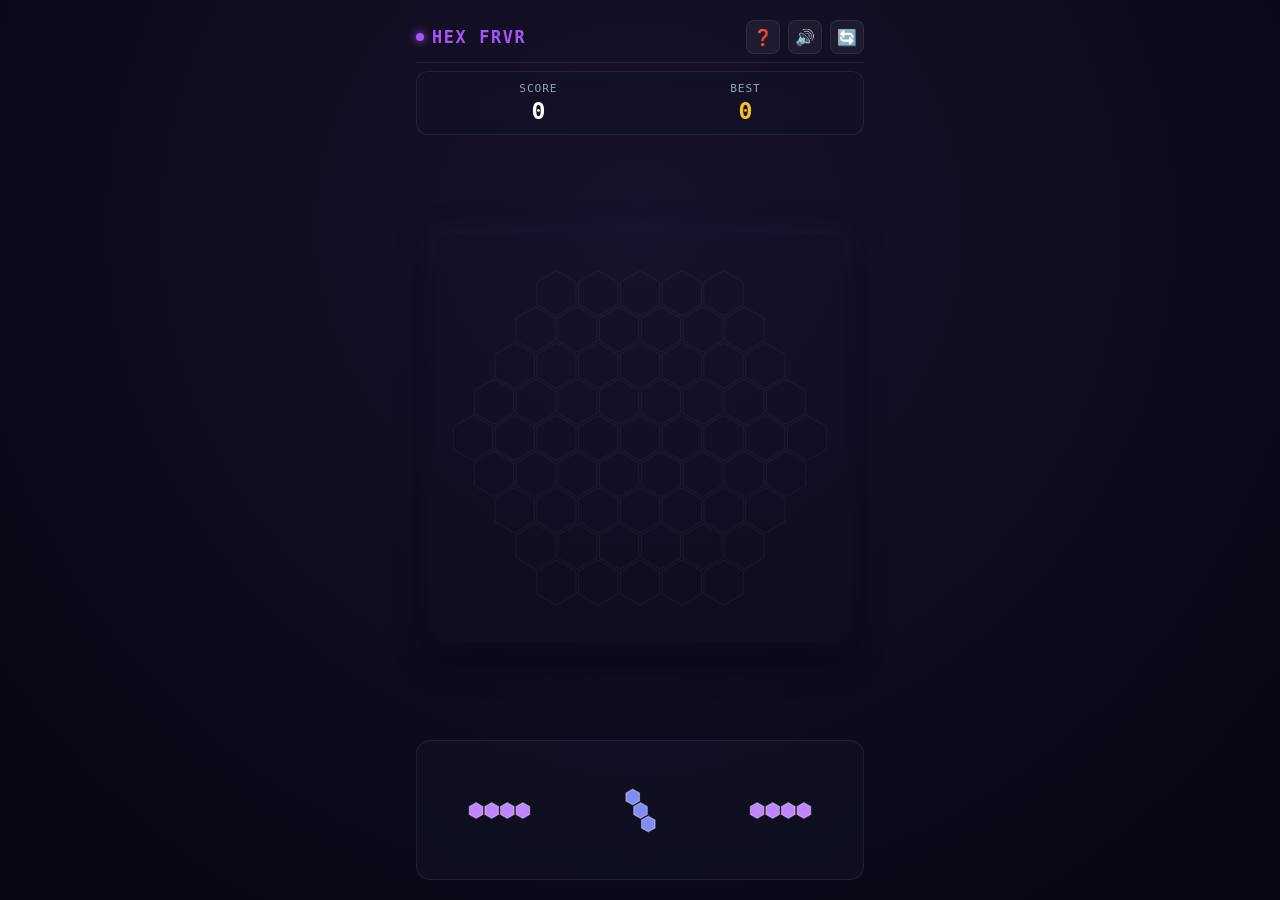
<file: games/02-六边形消除/index.html>
<!DOCTYPE html>
<html lang="zh-CN">
<head>
    <meta charset="UTF-8">
    <meta name="viewport" content="width=device-width, initial-scale=1.0, maximum-scale=1.0, user-scalable=no, viewport-fit=cover">
    <title>六边形消除 · Hex FRVR</title>
    <link rel="stylesheet" href="css/style.css">
</head>
<body>
    <div class="game-viewport">
        <!-- 顶部 HUD 栏 -->
        <header class="hud-header">
            <div class="brand-title">
                <span class="brand-dot"></span>
                <span>HEX FRVR</span>
            </div>
            <div class="hud-ctrls">
                <button id="btn-help" class="btn-icon" title="玩法说明">❓</button>
                <button id="btn-mute" class="btn-icon" title="静音切换">🔊</button>
                <button id="btn-restart" class="btn-icon" title="重开一局">🔄</button>
            </div>
        </header>

        <!-- 积分显示板 -->
        <section class="score-board">
            <div class="score-item">
                <div class="score-label">SCORE</div>
                <div id="score-val" class="score-value">0</div>
            </div>
            <div class="score-item">
                <div class="score-label">BEST</div>
                <div id="high-score-val" class="score-value high">0</div>
            </div>
        </section>

        <!-- 蜂巢 61 格核心棋盘 -->
        <main class="board-container">
            <canvas id="hex-canvas"></canvas>
            <div id="combo-banner" class="combo-banner">🔥 HEX BLAST</div>
        </main>

        <!-- 底部候选手牌区 -->
        <footer class="dock-container">
            <div id="slot-0" class="dock-slot"></div>
            <div id="slot-1" class="dock-slot"></div>
            <div id="slot-2" class="dock-slot"></div>
        </footer>

        <!-- 游戏结束结算弹窗 -->
        <div id="game-over-modal" class="modal-overlay">
            <div class="modal-content">
                <h2 class="modal-title">HEX MATRIX FULL</h2>
                <p class="modal-desc">
                    蜂巢已饱和，无可用连结路径<br>
                    最终得分：<span id="final-score-val" style="color:var(--violet); font-weight:700; font-size:1.2rem;">0</span>
                </p>
                <button id="btn-restart-modal" class="btn-primary">再来一局 (RESTART)</button>
            </div>
        </div>

        <!-- 暂停弹窗 -->
        <div id="pause-modal" class="modal-overlay">
            <div class="modal-content">
                <h2 class="modal-title">PAUSED</h2>
                <p class="modal-desc">已挂起蜂巢矩阵循环</p>
                <button id="btn-resume" class="btn-primary">继续游戏 (RESUME)</button>
            </div>
        </div>

        <!-- 📖 玩法说明弹窗 -->
        <div id="help-modal" class="modal-overlay">
            <div class="modal-content help-box">
                <h2 class="modal-title" style="text-align:center;">📖 玩法指南 (HOW TO PLAY)</h2>
                
                <div class="help-section">
                    <div class="help-section-title">🎯 游戏目标</div>
                    <p class="help-text">在 61 格蜂巢正六边形棋盘中拖入组合晶块，连成完整对角线消除得分，防止死局！</p>
                </div>

                <div class="help-section">
                    <div class="help-section-title">📜 核心规则与三向消除</div>
                    <ul class="help-list">
                        <li><b>不可旋转</b>：组合晶块保持初始形态，考验大局空间预判。</li>
                        <li><b>三向常数消除</b>：支持 <b>横向水平线</b>、<b>左斜向下</b>、<b>右斜向下</b> 3 个不同轴向连满即消！</li>
                        <li><b>高容错率</b>：死局率比四方网格降低 70%，极易触发<b>三向十字全屏大引爆</b>。</li>
                        <li><b>手牌轮换</b>：底部 3 个方块全部用完即刷新下一批；全部槽位均无法放入时游戏结束。</li>
                    </ul>
                </div>

                <div class="help-section">
                    <div class="help-section-title">🎮 触控与鼠标操作</div>
                    <ul class="help-list">
                        <li><b>电脑端</b>：按住鼠标左键拖动候选方块，蜂巢高亮虚影吸附对齐。</li>
                        <li><b>手机/平板</b>：手指触控拖拽，自带 70px 抬升视野，不挡格子。</li>
                    </ul>
                </div>

                <div class="help-section">
                    <div class="help-section-title">💡 逃课高分秘籍</div>
                    <p class="help-text">尽量保留对角线通道；中心格（原点）是 3 条轴线的交汇中枢，优先保持通畅！</p>
                </div>

                <button id="btn-close-help" class="btn-primary" style="margin-top:10px;">领略蜂巢奥妙，开始！</button>
            </div>
        </div>
    </div>

    <!-- 逻辑模块 (解耦自包含) -->
    <script src="js/audio.js"></script>
    <script src="js/bridge.js"></script>
    <script src="js/hex-grid.js"></script>
</body>
</html>
</file>
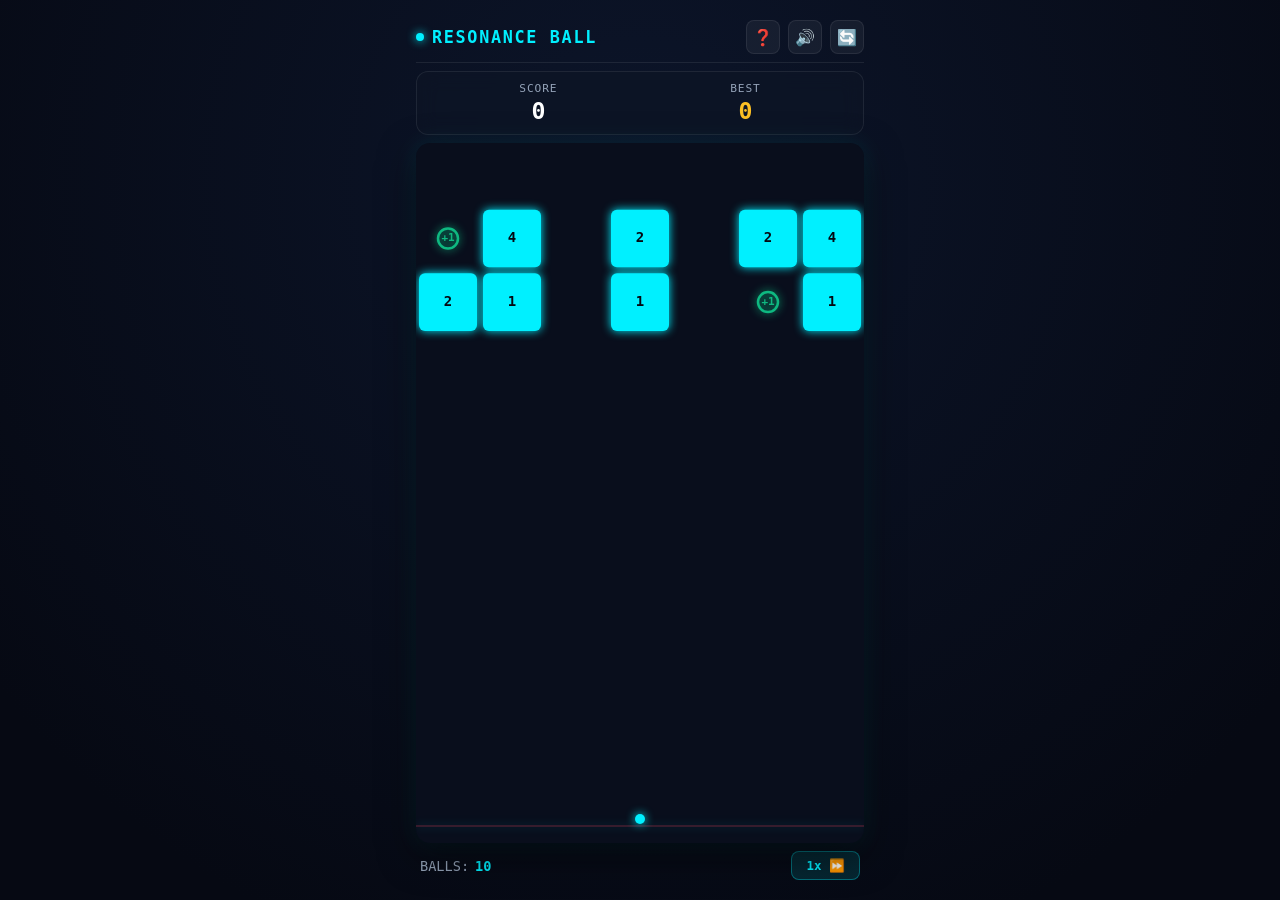
<file: games/03-共鸣弹球/index.html>
<!DOCTYPE html>
<html lang="zh-CN">
<head>
    <meta charset="UTF-8">
    <meta name="viewport" content="width=device-width, initial-scale=1.0, maximum-scale=1.0, user-scalable=no, viewport-fit=cover">
    <title>共鸣弹球 · Resonance Ball</title>
    <link rel="stylesheet" href="css/style.css">
</head>
<body>
    <div class="game-viewport">
        <!-- 顶部 HUD 栏 -->
        <header class="hud-header">
            <div class="brand-title">
                <span class="brand-dot"></span>
                <span>RESONANCE BALL</span>
            </div>
            <div class="hud-ctrls">
                <button id="btn-help" class="btn-icon" title="玩法说明">❓</button>
                <button id="btn-mute" class="btn-icon" title="静音切换">🔊</button>
                <button id="btn-restart" class="btn-icon" title="重开一局">🔄</button>
            </div>
        </header>

        <!-- 积分显示板 -->
        <section class="score-board">
            <div class="score-item">
                <div class="score-label">SCORE</div>
                <div id="score-val" class="score-value">0</div>
            </div>
            <div class="score-item">
                <div class="score-label">BEST</div>
                <div id="high-score-val" class="score-value high">0</div>
            </div>
        </section>

        <!-- 弹球画布主区域 -->
        <main class="board-container">
            <canvas id="ball-canvas"></canvas>
            <div id="combo-banner" class="combo-banner">🔥 STRIKE</div>
        </main>

        <!-- 底部控制面板 -->
        <footer class="bottom-panel">
            <div class="ball-counter">
                BALLS: <span id="ball-count-val">10</span>
            </div>
            <div style="display:flex; gap:8px;">
                <button id="btn-recall" class="btn-speed" style="display:none; color:var(--rose); border-color:rgba(244,63,94,0.4); background:rgba(244,63,94,0.15);" title="一键收回所有弹珠">⚡ 召回</button>
                <button id="btn-speed" class="btn-speed">1x ⏩</button>
            </div>
        </footer>

        <!-- 游戏结束结算弹窗 -->
        <div id="game-over-modal" class="modal-overlay">
            <div class="modal-content">
                <h2 class="modal-title">DEFENSE BREACHED</h2>
                <p class="modal-desc">
                    共鸣砖块突破防线！<br>
                    最终得分：<span id="final-score-val" style="color:var(--cyan); font-weight:700; font-size:1.2rem;">0</span>
                </p>
                <button id="btn-restart-modal" class="btn-primary">再来一局 (RESTART)</button>
            </div>
        </div>

        <!-- 暂停弹窗 -->
        <div id="pause-modal" class="modal-overlay">
            <div class="modal-content">
                <h2 class="modal-title">PAUSED</h2>
                <p class="modal-desc">已挂起弹射模拟</p>
                <button id="btn-resume" class="btn-primary">继续游戏 (RESUME)</button>
            </div>
        </div>

        <!-- 📖 玩法说明弹窗 -->
        <div id="help-modal" class="modal-overlay">
            <div class="modal-content help-box">
                <h2 class="modal-title" style="text-align:center;">📖 玩法指南 (HOW TO PLAY)</h2>
                
                <div class="help-section">
                    <div class="help-section-title">🎯 游戏目标</div>
                    <p class="help-text">调整发射角度齐射共鸣弹珠，击碎向下逼近的砖块，阻止砖块突破底部红线！</p>
                </div>

                <div class="help-section">
                    <div class="help-section-title">📜 核心规则与物理反弹</div>
                    <ul class="help-list">
                        <li><b>耐久削减</b>：砖块上的数字代表剩余耐久，每被弹珠击中 1 次数字减 1。</li>
                        <li><b>步进推进</b>：每回合所有弹珠收回后，全场砖块整体向下逼近 1 行。</li>
                        <li><b>强化收集</b>：拾取绿色的 <b>+1 环</b> 可永久增加弹珠发射总数！</li>
                        <li><b>败北底线</b>：任何带有耐久的砖块触碰到底部防守红线，游戏宣告失败。</li>
                    </ul>
                </div>

                <div class="help-section">
                    <div class="help-section-title">🎮 触控与瞄准操作</div>
                    <ul class="help-list">
                        <li><b>双模瞄准</b>：支持两种直觉手势 —— 既可<b>直接按住指向目标</b>（直瞄激光线），也可<b>向下拉动蓄力</b>（弹弓反向射击）；带有实时墙壁反射预判线。</li>
                        <li><b>回合加速与召回</b>：点击右下角 <span class="help-key">1x ⏩ / 2x ⏩</span> 双倍加速；若弹珠弹跳过久，点击 <span class="help-key">⚡ 召回</span> 可一键收回全场弹珠立刻结算！</li>
                    </ul>
                </div>

                <div class="help-section">
                    <div class="help-section-title">💡 逃课高分秘籍</div>
                    <p class="help-text">寻找两块砖之间的窄缝，将弹珠打入砖块群后方，利用天花板形成“机关枪暴风式”无限高频反弹！</p>
                </div>

                <button id="btn-close-help" class="btn-primary" style="margin-top:10px;">锁定角度，全弹发射！</button>
            </div>
        </div>
    </div>

    <!-- 逻辑模块 (解耦自包含) -->
    <script src="js/audio.js"></script>
    <script src="js/bridge.js"></script>
    <script src="js/physics.js"></script>
</body>
</html>
</file>
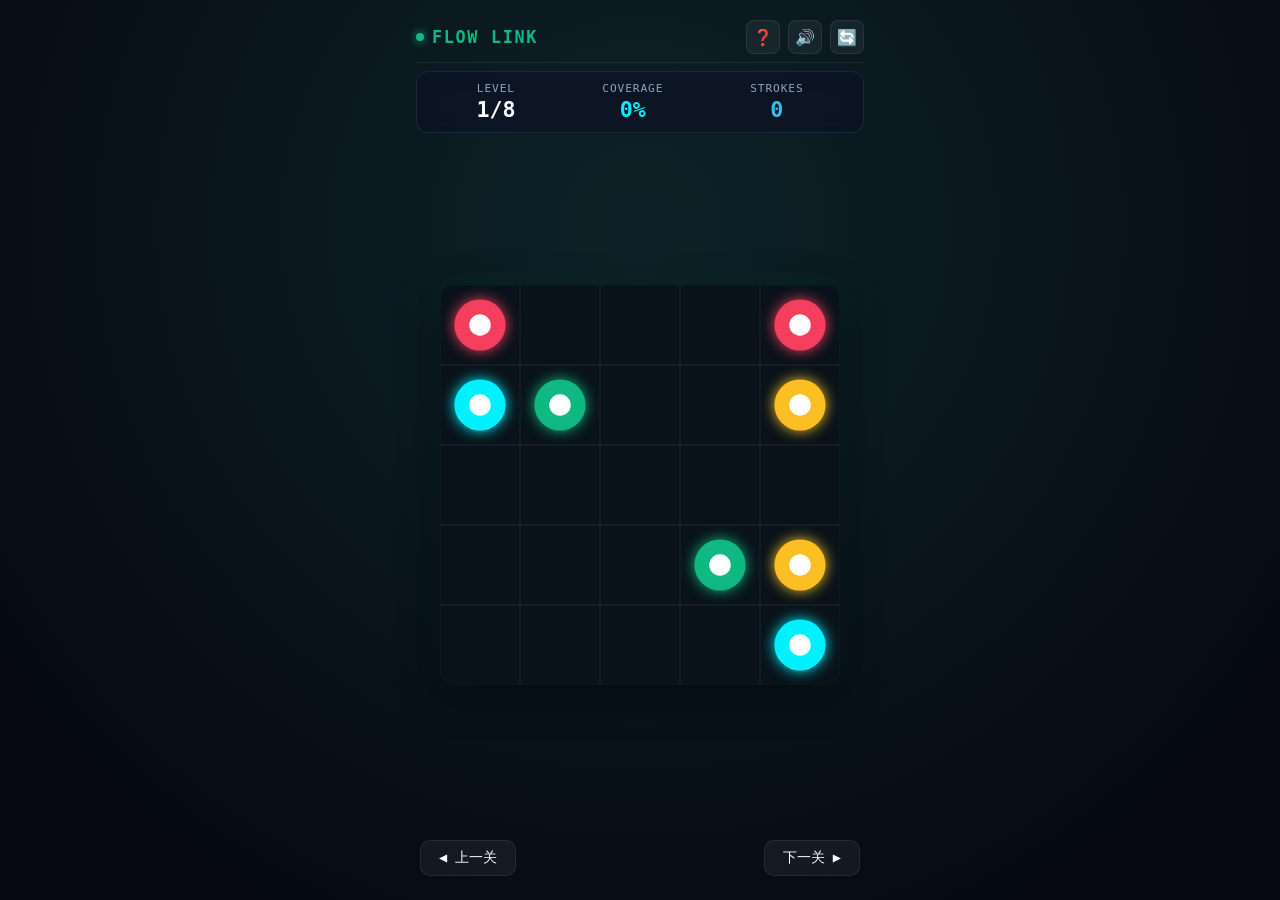
<file: games/04-点点引光/index.html>
<!DOCTYPE html>
<html lang="zh-CN">
<head>
    <meta charset="UTF-8">
    <meta name="viewport" content="width=device-width, initial-scale=1.0, maximum-scale=1.0, user-scalable=no, viewport-fit=cover">
    <title>点点引光 · Flow Link</title>
    <link rel="stylesheet" href="css/style.css">
</head>
<body>
    <div class="game-viewport">
        <!-- 顶部 HUD 栏 -->
        <header class="hud-header">
            <div class="brand-title">
                <span class="brand-dot"></span>
                <span>FLOW LINK</span>
            </div>
            <div class="hud-ctrls">
                <button id="btn-help" class="btn-icon" title="玩法说明">❓</button>
                <button id="btn-mute" class="btn-icon" title="静音切换">🔊</button>
                <button id="btn-restart" class="btn-icon" title="重置本关">🔄</button>
            </div>
        </header>

        <!-- 积分显示板 -->
        <section class="score-board">
            <div class="score-item">
                <div class="score-label">LEVEL</div>
                <div id="level-label-val" class="score-value">1/8</div>
            </div>
            <div class="score-item">
                <div class="score-label">COVERAGE</div>
                <div id="fill-percent-val" class="score-value fill">0%</div>
            </div>
            <div class="score-item">
                <div class="score-label">STROKES</div>
                <div id="strokes-val" class="score-value" style="color: #38bdf8;">0</div>
            </div>
        </section>

        <!-- 核心连线画布 -->
        <main class="board-container">
            <canvas id="flow-canvas"></canvas>
        </main>

        <!-- 底部切关栏 -->
        <footer class="bottom-panel">
            <button id="btn-prev-lvl" class="level-switch-btn">◀ 上一关</button>
            <button id="btn-next-lvl" class="level-switch-btn">下一关 ▶</button>
        </footer>

        <!-- 关卡通关结算弹窗 -->
        <div id="victory-modal" class="modal-overlay">
            <div class="modal-content">
                <h2 class="modal-title">CIRCUIT COMPLETE!</h2>
                <p id="victory-level-text" class="modal-desc">
                    全盘共鸣流光 100% 贯通！
                </p>
                <button id="btn-next-modal" class="btn-primary">进入下一关 (NEXT LEVEL)</button>
            </div>
        </div>

        <!-- 玩法说明弹窗 -->
        <div id="help-modal" class="modal-overlay">
            <div class="modal-content help-box">
                <h2 class="modal-title" style="text-align: center;">💡 点点引光 · 玩法说明</h2>
                <div class="help-section">
                    <div class="help-section-title">🎯 核心目标</div>
                    <div class="help-text">在网格中连接相同颜色的发光节点，铺设完整能量回路，实现全盘 100% 贯通。</div>
                </div>
                <div class="help-section">
                    <div class="help-section-title">⚡ 胜负规则 (两条铁律)</div>
                    <ul class="help-list">
                        <li><strong>无交叉：</strong> 任何两条不同颜色的光缆不得相互重叠交叉。若后画的光缆穿过已存在的线，原线路会被自动冲散截断。</li>
                        <li><strong>全填满：</strong> 仅连通所有颜色还不够，必须将盘面上的每一个格子全部填满（COVERAGE 达到 100%）方可过关！</li>
                    </ul>
                </div>
                <div class="help-section">
                    <div class="help-section-title">🕹️ 操作指南</div>
                    <ul class="help-list">
                        <li><strong>移动端 / 平板：</strong> 手指按住发光端点，滑动绘制光纤回路；沿原路往回滑可快速撤销缩回。</li>
                        <li><strong>电脑端：</strong> 鼠标左键按住拖拽连线，松开确认。</li>
                        <li><strong>快捷键：</strong> <span class="help-key">R</span> 重置本关 / <span class="help-key">◀</span> <span class="help-key">▶</span> 切换上下关卡 / <span class="help-key">?</span> 开启本说明。</li>
                    </ul>
                </div>
                <button id="btn-close-help" class="btn-primary" style="margin-top: 10px;">我知道了，开始引光！</button>
            </div>
        </div>
    </div>

    <!-- 逻辑模块 (解耦自包含) -->
    <script src="js/audio.js"></script>
    <script src="js/bridge.js"></script>
    <script src="js/flow-puzzle.js"></script>
</body>
</html>
</file>
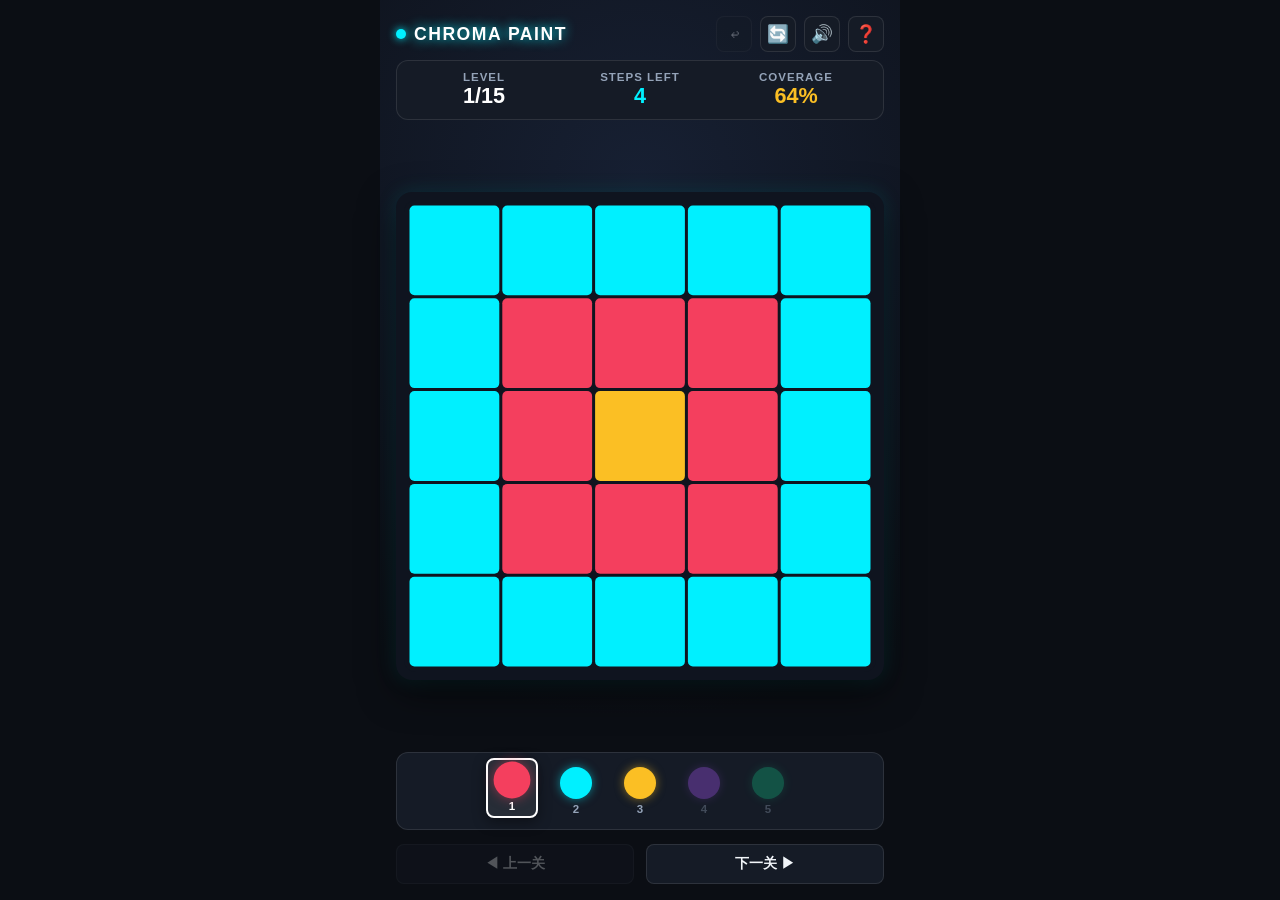
<file: games/05-溢彩画/index.html>
<!DOCTYPE html>
<html lang="zh-CN">
<head>
    <meta charset="UTF-8">
    <meta name="viewport" content="width=device-width, initial-scale=1.0, maximum-scale=1.0, user-scalable=no, viewport-fit=cover">
    <title>溢彩画 · Chroma Paint</title>
    <link rel="stylesheet" href="css/style.css">
</head>
<body>
    <div class="game-viewport">
        <!-- 顶部 HUD 栏 -->
        <header class="hud-header">
            <div class="brand-title">
                <span class="brand-dot"></span>
                <span>CHROMA PAINT</span>
            </div>
            <div class="hud-ctrls">
                <button id="btn-undo" class="btn-icon" title="撤销一步 (Z)">↩</button>
                <button id="btn-restart" class="btn-icon" title="重置本关 (R)">🔄</button>
                <button id="btn-mute" class="btn-icon" title="静音切换">🔊</button>
                <button id="btn-help" class="btn-icon" title="玩法说明 (?)">❓</button>
            </div>
        </header>

        <!-- 关卡与步数状态板 -->
        <section class="score-board">
            <div class="score-item">
                <div class="score-label">LEVEL</div>
                <div id="level-label-val" class="score-value">1/10</div>
            </div>
            <div class="score-item">
                <div class="score-label">STEPS LEFT</div>
                <div id="steps-val" class="score-value steps">2</div>
            </div>
            <div class="score-item">
                <div class="score-label">COVERAGE</div>
                <div id="coverage-val" class="score-value fill">50%</div>
            </div>
        </section>

        <!-- 核心画布区域 -->
        <main class="board-container">
            <canvas id="chroma-canvas"></canvas>
        </main>

        <!-- 底部国风调色盘 -->
        <section class="palette-container">
            <div id="palette-bar" class="palette-bar">
                <!-- 动态由 JS 填充 -->
            </div>
        </section>

        <!-- 底部切关与操作栏 -->
        <footer class="bottom-panel">
            <button id="btn-prev-lvl" class="level-switch-btn">◀ 上一关</button>
            <button id="btn-next-lvl" class="level-switch-btn">下一关 ▶</button>
        </footer>

        <!-- 关卡通关结算弹窗 -->
        <div id="victory-modal" class="modal-overlay">
            <div class="modal-content">
                <h2 class="modal-title">CHROMA UNIFIED!</h2>
                <p id="victory-level-text" class="modal-desc">
                    全盘墨彩浑然一体！
                </p>
                <button id="btn-next-modal" class="btn-primary">进入下一关 (NEXT LEVEL)</button>
            </div>
        </div>

        <!-- 关卡失败弹窗 -->
        <div id="defeat-modal" class="modal-overlay">
            <div class="modal-content">
                <h2 class="modal-title defeat">OUT OF STEPS!</h2>
                <p class="modal-desc">
                    墨意未尽，步数已竭！<br>
                    可以撤销回退一步，或重新挑战本关。
                </p>
                <div class="modal-btns">
                    <button id="btn-undo-modal" class="btn-secondary">↩ 撤销一步</button>
                    <button id="btn-retry-modal" class="btn-primary">🔄 重新开始</button>
                </div>
            </div>
        </div>

        <!-- 玩法说明弹窗 -->
        <div id="help-modal" class="modal-overlay">
            <div class="modal-content help-box">
                <h2 class="modal-title" style="text-align: center;">🎨 溢彩画 · 玩法说明</h2>
                <div class="help-section">
                    <div class="help-section-title">🎯 核心目标</div>
                    <div class="help-text">灵感源自《鸣潮》与经典日式折纸艺术《KAMI》。在限定的步数之内，通过向区域浸染色彩，使整个棋盘完全化为单一纯色（COVERAGE 达到 100%）。</div>
                </div>
                <div class="help-section">
                    <div class="help-section-title">💧 浸染扩散规则</div>
                    <ul class="help-list">
                        <li><strong>连通蔓延：</strong> 在调色盘选择画笔颜色后，点击棋盘上任意色块，该色块及其所有上下左右相连的同色区域将瞬间被新色彩浸润吞并。</li>
                        <li><strong>步数限制：</strong> 每次有效染色消耗 1 点步数。当步数归零前若未实现全盘纯色即告失败。</li>
                        <li><strong>每关必解：</strong> 本游戏全部 10 个关卡均通过广度优先算法验证，100% 存在完美最优解。</li>
                    </ul>
                </div>
                <div class="help-section">
                    <div class="help-section-title">🕹️ 操作指南</div>
                    <ul class="help-list">
                        <li><strong>选择颜色：</strong> 点击底部的调色盘颜色圆环，或使用键盘数字键 <span class="help-key">1</span> ~ <span class="help-key">5</span> 极速切换。</li>
                        <li><strong>染色方块：</strong> 点击或触摸目标方块即可泼墨染色。</li>
                        <li><strong>撤销与重试：</strong> 随时按 <span class="help-key">Z</span> 撤销上一步（步数自动恢复），按 <span class="help-key">R</span> 重置本关，按 <span class="help-key">◀</span> <span class="help-key">▶</span> 自由切关。</li>
                    </ul>
                </div>
                <button id="btn-close-help" class="btn-primary" style="margin-top: 10px;">我知道了，开始泼墨！</button>
            </div>
        </div>
    </div>

    <!-- 逻辑模块 (解耦自包含) -->
    <script src="js/audio.js"></script>
    <script src="js/bridge.js"></script>
    <script src="js/chroma.js"></script>
</body>
</html>
</file>
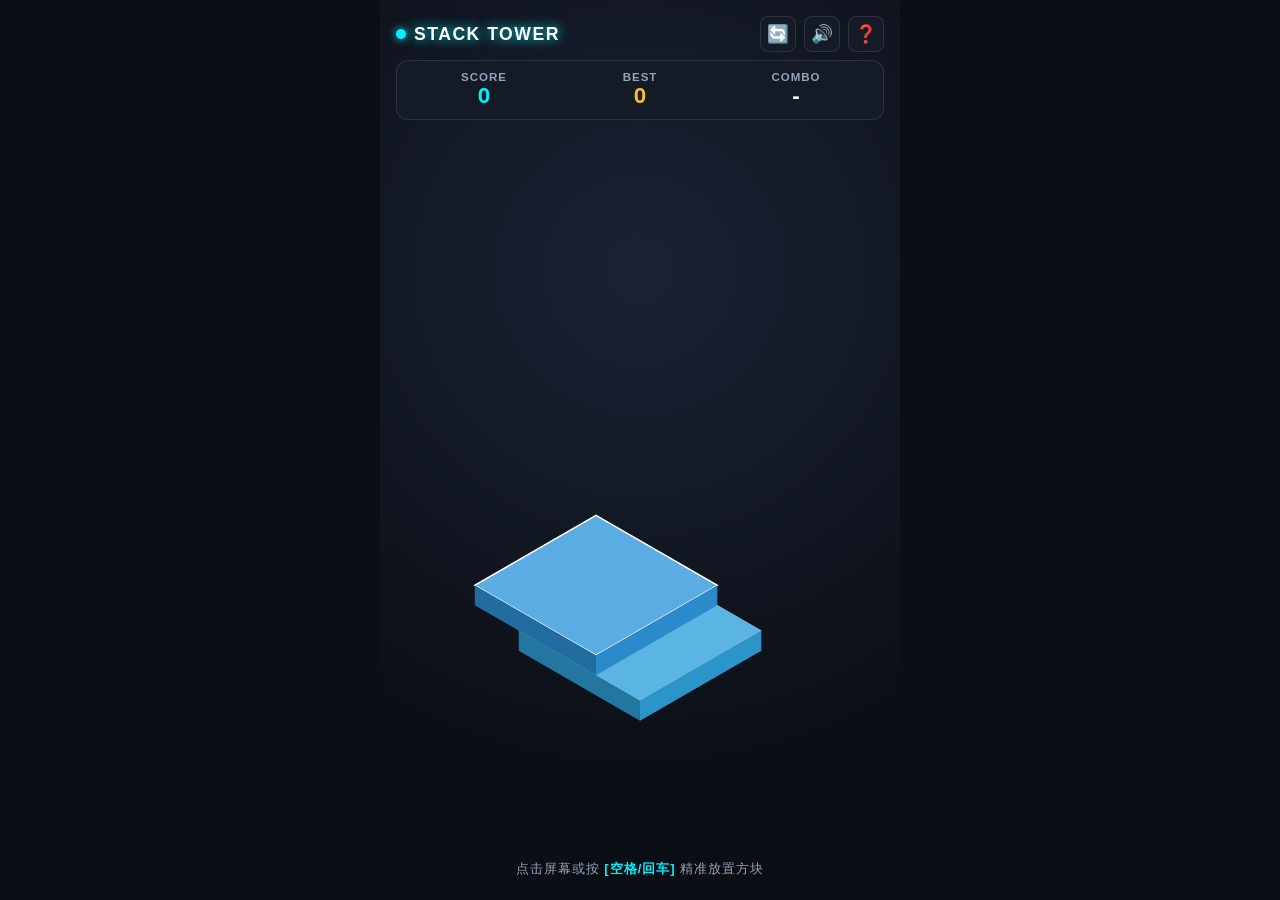
<file: games/06-堆叠高塔/index.html>
<!DOCTYPE html>
<html lang="zh-CN">
<head>
    <meta charset="UTF-8">
    <meta name="viewport" content="width=device-width, initial-scale=1.0, maximum-scale=1.0, user-scalable=no, viewport-fit=cover">
    <title>堆叠高塔 · Stack Tower</title>
    <link rel="stylesheet" href="css/style.css">
</head>
<body>
    <div class="game-viewport">
        <!-- 顶部 HUD 栏 -->
        <header class="hud-header">
            <div class="brand-title">
                <span class="brand-dot"></span>
                <span>STACK TOWER</span>
            </div>
            <div class="hud-ctrls">
                <button id="btn-restart" class="btn-icon" title="重开一局 (R)">🔄</button>
                <button id="btn-mute" class="btn-icon" title="静音切换">🔊</button>
                <button id="btn-help" class="btn-icon" title="玩法说明 (?)">❓</button>
            </div>
        </header>

        <!-- 积分显示板 -->
        <section class="score-board">
            <div class="score-item">
                <div class="score-label">SCORE</div>
                <div id="score-val" class="score-value current">0</div>
            </div>
            <div class="score-item">
                <div class="score-label">BEST</div>
                <div id="high-score-val" class="score-value best">0</div>
            </div>
            <div class="score-item">
                <div class="score-label">COMBO</div>
                <div id="combo-val" class="score-value combo">-</div>
            </div>
        </section>

        <!-- 核心 3D 等距投影画布区域 -->
        <main class="board-container">
            <canvas id="stack-canvas"></canvas>
        </main>

        <!-- 底部轻提示 -->
        <footer class="tap-hint">
            点击屏幕或按 <span>[空格/回车]</span> 精准放置方块
        </footer>

        <!-- 游戏结束弹窗 -->
        <div id="game-over-modal" class="modal-overlay">
            <div class="modal-content">
                <h2 class="modal-title">TOWER COLLAPSED!</h2>
                <p class="modal-desc">
                    高塔倾覆，定格云端！<br>
                    本次最终层数:
                    <strong id="final-score-val">0</strong>
                </p>
                <button id="btn-retry-modal" class="btn-primary">再筑摩天塔 (PLAY AGAIN)</button>
            </div>
        </div>

        <!-- 玩法说明弹窗 -->
        <div id="help-modal" class="modal-overlay">
            <div class="modal-content help-box">
                <h2 class="modal-title" style="text-align: center; color: var(--accent-cyan);">🏰 堆叠高塔 · 玩法说明</h2>
                <div class="help-section">
                    <div class="help-section-title">🎯 核心目标</div>
                    <div class="help-text">向着云巅无止境攀登！观察滑块来回平移的节奏，在与下一层完全重叠的瞬间果断点击，堆叠出无懈可击的绚丽摩天高塔。</div>
                </div>
                <div class="help-section">
                    <div class="help-section-title">⚡ 物理切片与连击法则</div>
                    <ul class="help-list">
                        <li><strong>悬空切割：</strong> 新放置的方块若超出下方承托边缘，悬空部分将被精准切除并跌落深渊，方块面积随之缩小。</li>
                        <li><strong>完美判定：</strong> 误差小于 3.5 像素即可触发 <strong>PERFECT!</strong>，方块严丝合缝自动校准，并奏响空灵琶音。</li>
                        <li><strong>连击复原：</strong> 连续多次打出 PERFECT 连击，高塔将获得微量尺寸复原奖励，力挽狂澜！</li>
                        <li><strong>全空倒塌：</strong> 一旦方块未接触到下层任何部分，整块跌落，游戏结束。</li>
                    </ul>
                </div>
                <div class="help-section">
                    <div class="help-section-title">🕹️ 操作指南</div>
                    <ul class="help-list">
                        <li><strong>触控 / 鼠标：</strong> 轻触屏幕任意区域或鼠标左键点击立即下落。</li>
                        <li><strong>键盘快捷键：</strong> 按 <span class="help-key">Space</span> (空格) / <span class="help-key">Enter</span> / <span class="help-key">↑</span> 下落，按 <span class="help-key">R</span> 重开，按 <span class="help-key">?</span> 调出帮助。</li>
                    </ul>
                </div>
                <button id="btn-close-help" class="btn-primary" style="margin-top: 10px;">我知道了，登峰造极！</button>
            </div>
        </div>
    </div>

    <!-- 逻辑模块 (解耦自包含) -->
    <script src="js/audio.js"></script>
    <script src="js/bridge.js"></script>
    <script src="js/stack.js"></script>
</body>
</html>
</file>
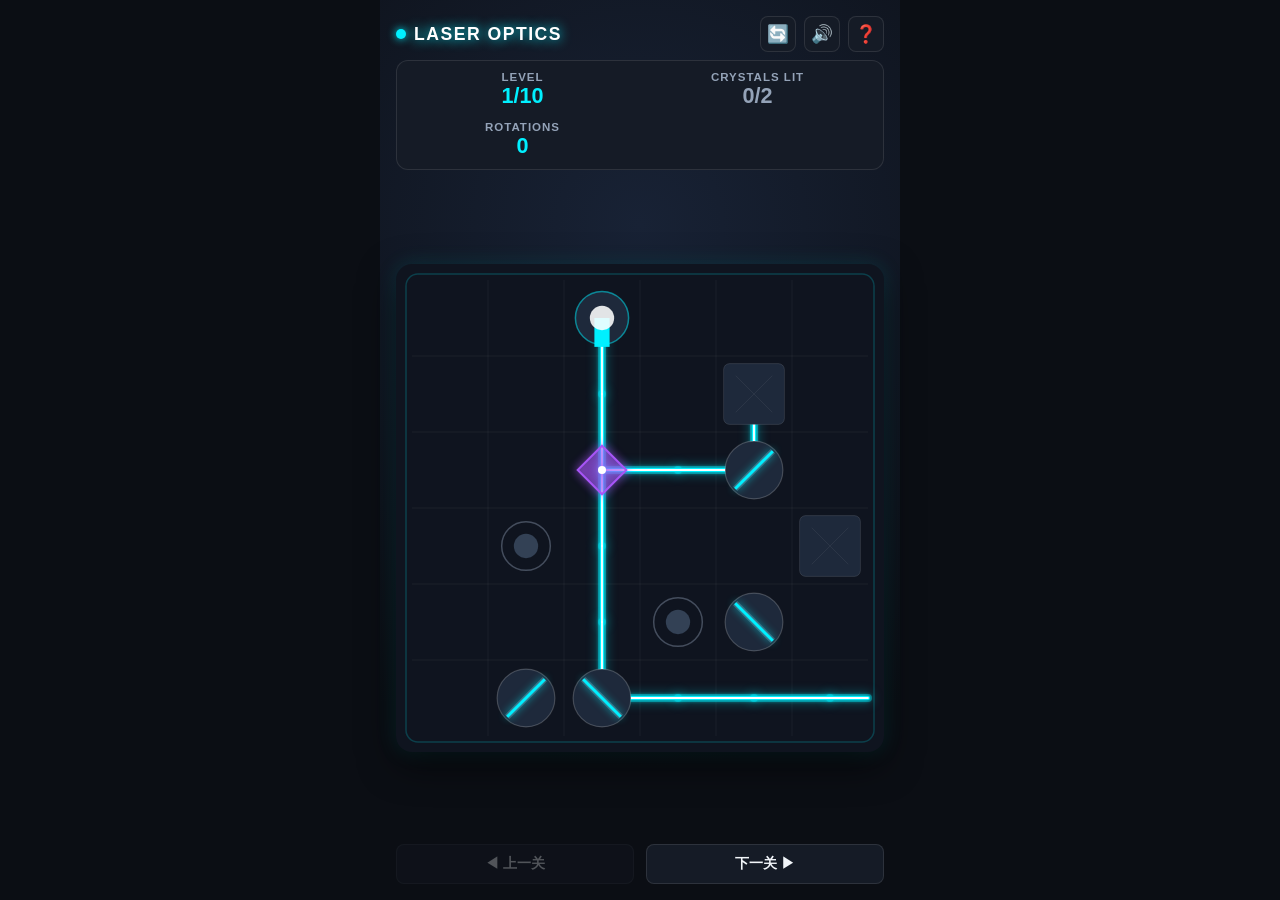
<file: games/07-镜光引路/index.html>
<!DOCTYPE html>
<html lang="zh-CN">
<head>
    <meta charset="UTF-8">
    <meta name="viewport" content="width=device-width, initial-scale=1.0, maximum-scale=1.0, user-scalable=no, viewport-fit=cover">
    <title>镜光引路 · Laser Optics</title>
    <link rel="stylesheet" href="css/style.css">
</head>
<body>
    <div class="game-viewport">
        <!-- 顶部 HUD 栏 -->
        <header class="hud-header">
            <div class="brand-title">
                <span class="brand-dot"></span>
                <span>LASER OPTICS</span>
            </div>
            <div class="hud-ctrls">
                <button id="btn-restart" class="btn-icon" title="重置本关 (R)">🔄</button>
                <button id="btn-mute" class="btn-icon" title="静音切换">🔊</button>
                <button id="btn-help" class="btn-icon" title="玩法说明 (?)">❓</button>
            </div>
        </header>

        <!-- 关卡与目标状态板 -->
        <section class="score-board">
            <div class="score-item">
                <div class="score-label">LEVEL</div>
                <div id="level-label-val" class="score-value level">1/10</div>
            </div>
            <div class="score-item">
                <div class="score-label">CRYSTALS LIT</div>
                <div id="targets-val" class="score-value targets">0/1</div>
            </div>
            <div class="score-item">
                <div class="score-label">ROTATIONS</div>
                <div id="rotations-val" class="score-value" style="color: #00f0ff;">0</div>
            </div>
        </section>

        <!-- 核心光线画布区域 -->
        <main class="board-container">
            <canvas id="optics-canvas"></canvas>
        </main>

        <!-- 底部切关栏 -->
        <footer class="bottom-panel">
            <button id="btn-prev-lvl" class="level-switch-btn">◀ 上一关</button>
            <button id="btn-next-lvl" class="level-switch-btn">下一关 ▶</button>
        </footer>

        <!-- 关卡通关结算弹窗 -->
        <div id="victory-modal" class="modal-overlay">
            <div class="modal-content">
                <h2 class="modal-title">CIRCUIT RESONATED!</h2>
                <p id="victory-level-text" class="modal-desc">
                    全阵列光学回路完美贯通！
                </p>
                <button id="btn-next-modal" class="btn-primary">进入下一关 (NEXT LEVEL)</button>
            </div>
        </div>

        <!-- 玩法说明弹窗 -->
        <div id="help-modal" class="modal-overlay">
            <div class="modal-content help-box">
                <h2 class="modal-title" style="text-align: center;">🔦 镜光引路 · 玩法说明</h2>
                <div class="help-section">
                    <div class="help-section-title">🎯 核心目标</div>
                    <div class="help-text">灵感源自《鸣潮》声索回路与《原神》导光之印解谜。通过旋转场上的反光镜片，引导高能激光束精准穿透并点亮全部能量晶核！</div>
                </div>
                <div class="help-section">
                    <div class="help-section-title">⚡ 光学元件法则</div>
                    <ul class="help-list">
                        <li><strong>发射器 (Emitter)：</strong> 持续向指定方向发射贯穿全场的极光束。</li>
                        <li><strong>反射镜 (Mirror)：</strong> 点击可切换 45° 偏转方向（<span class="help-key">/</span> 与 <span class="help-key">\</span>），实现激光 90° 直角折射。</li>
                        <li><strong>分光棱镜 (Splitter)：</strong> 紫色菱形水晶，光线照射时既保持直行穿透，又垂直分流出一道新光束。</li>
                        <li><strong>能量晶核 (Target)：</strong> 目标靶标，必须被激光照射充能。当全场所有晶核全部被点亮时通关。</li>
                        <li><strong>阻隔黑石 (Wall)：</strong> 吸收并阻断任何穿过的激光束。</li>
                    </ul>
                </div>
                <div class="help-section">
                    <div class="help-section-title">🕹️ 操作指南</div>
                    <ul class="help-list">
                        <li><strong>旋转镜面：</strong> 鼠标点击或触摸反射镜立即触发 90° 旋转。</li>
                        <li><strong>快捷键：</strong> 按 <span class="help-key">R</span> 重置本关，按 <span class="help-key">◀</span> <span class="help-key">▶</span> 自由切关，按 <span class="help-key">?</span> 调出本指南。</li>
                    </ul>
                </div>
                <button id="btn-close-help" class="btn-primary" style="margin-top: 10px;">我知道了，开始引路！</button>
            </div>
        </div>
    </div>

    <!-- 逻辑模块 (解耦自包含) -->
    <script src="js/audio.js"></script>
    <script src="js/bridge.js"></script>
    <script src="js/optics.js"></script>
</body>
</html>
</file>
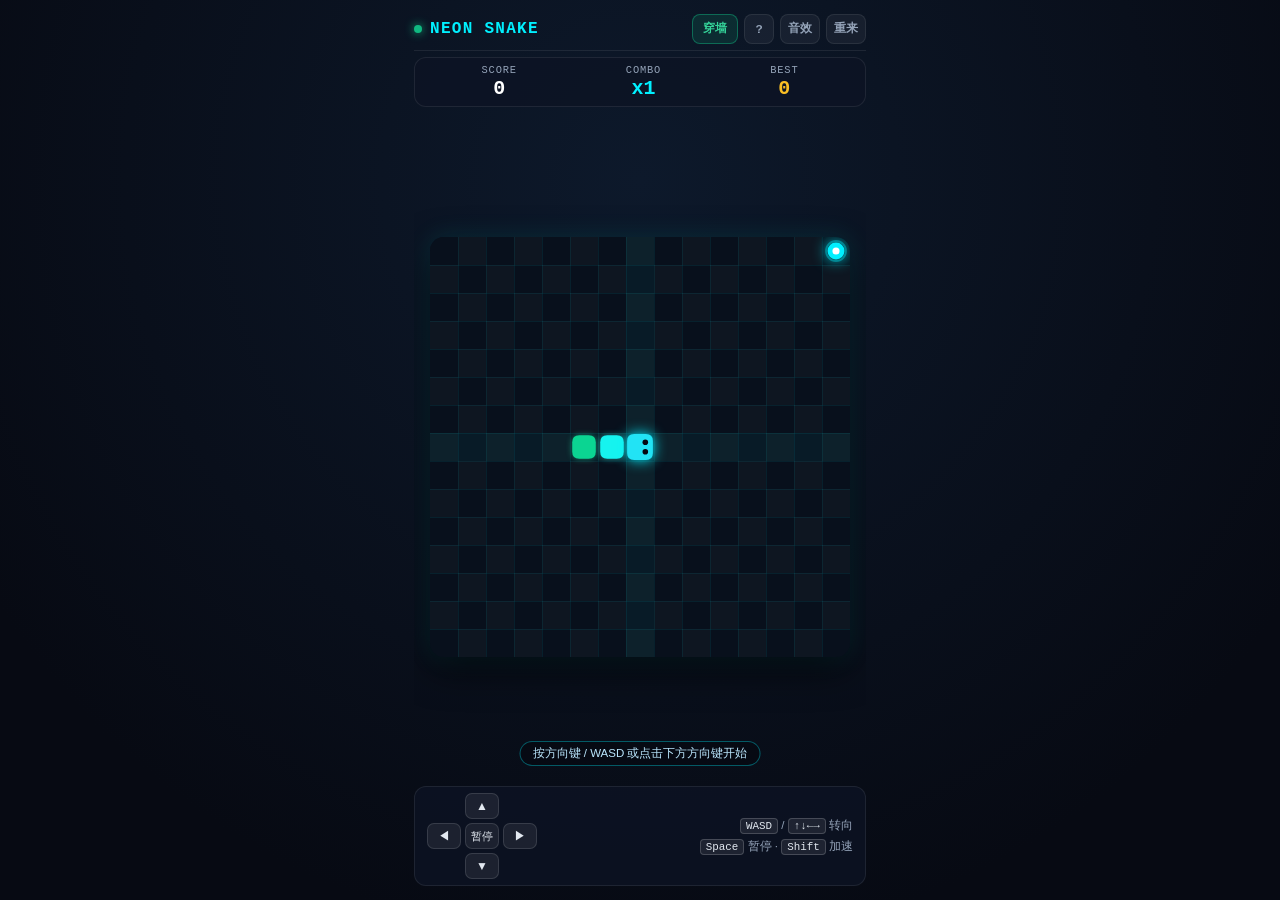
<file: games/08-霓虹贪吃蛇/index.html>
<!DOCTYPE html>
<html lang="zh-CN">
<head>
    <meta charset="UTF-8">
    <meta name="viewport" content="width=device-width, initial-scale=1.0, maximum-scale=1.0, user-scalable=no, viewport-fit=cover">
    <title>霓虹贪吃蛇 · Neon Snake</title>
    <link rel="stylesheet" href="css/style.css">
</head>
<body>
    <div class="game-viewport">
        <!-- 顶部 HUD 栏 -->
        <header class="hud-header">
            <div class="brand-title">
                <span class="brand-dot"></span>
                <span>NEON SNAKE</span>
            </div>
            <div class="hud-ctrls">
                <button id="btn-mode" class="btn-mode" title="切换穿墙/经典模式">穿墙</button>
                <button id="btn-help" class="btn-icon" title="玩法说明">?</button>
                <button id="btn-mute" class="btn-icon" title="静音切换">音效</button>
                <button id="btn-restart" class="btn-icon" title="重开一局">重来</button>
            </div>
        </header>

        <!-- 积分与连击面板 -->
        <section class="score-board">
            <div class="score-item">
                <div class="score-label">SCORE</div>
                <div id="score-val" class="score-value">0</div>
            </div>
            <div class="score-item">
                <div class="score-label">COMBO</div>
                <div id="combo-val" class="score-value combo">x1</div>
            </div>
            <div class="score-item">
                <div class="score-label">BEST</div>
                <div id="high-score-val" class="score-value high">0</div>
            </div>
        </section>

        <!-- 20x20 赛博霓虹蛇盘面 -->
        <main class="board-container">
            <canvas id="snake-canvas" tabindex="0"></canvas>
            <div id="combo-banner" class="combo-banner">⚡ OVERDRIVE x2</div>
            <div id="start-hint" class="start-hint">按方向键 / WASD 或点击下方方向键开始</div>
        </main>

        <!-- 底部紧凑方向控制区（兼容键鼠与触控） -->
        <footer class="dpad-footer">
            <div class="dpad-grid">
                <button class="dpad-btn dpad-up" data-dir="up" aria-label="上">▲</button>
                <button class="dpad-btn dpad-left" data-dir="left" aria-label="左">◀</button>
                <button class="dpad-btn dpad-pause" id="btn-pause-toggle" aria-label="暂停或继续">⏸</button>
                <button class="dpad-btn dpad-right" data-dir="right" aria-label="右">▶</button>
                <button class="dpad-btn dpad-down" data-dir="down" aria-label="下">▼</button>
            </div>
            <div class="dpad-tips">
                <span><kbd>WASD</kbd> / <kbd>↑↓←→</kbd> 转向</span>
                <span><kbd>Space</kbd> 暂停 · <kbd>Shift</kbd> 加速</span>
            </div>
        </footer>

        <!-- 游戏结束弹窗 -->
        <div id="game-over-modal" class="modal-overlay">
            <div class="modal-content">
                <h2 class="modal-title">SIGNAL LOST</h2>
                <p class="modal-desc">
                    能量回路中断，本局蛇身长度：<span id="final-len-val" style="color:var(--green); font-weight:700;">3</span><br>
                    最终得分：<span id="final-score-val" style="color:var(--cyan); font-weight:700; font-size:1.2rem;">0</span>
                </p>
                <button id="btn-restart-modal" class="btn-primary">再来一局 (RESTART)</button>
            </div>
        </div>

        <!-- 暂停弹窗 -->
        <div id="pause-modal" class="modal-overlay">
            <div class="modal-content">
                <h2 class="modal-title">PAUSED</h2>
                <p class="modal-desc">霓虹回路已暂停</p>
                <button id="btn-resume" class="btn-primary">继续游戏 (RESUME)</button>
            </div>
        </div>

        <!-- 玩法说明弹窗 -->
        <div id="help-modal" class="modal-overlay">
            <div class="modal-content help-box">
                <h2 class="modal-title" style="text-align:center;">🐍 霓虹贪吃蛇指南</h2>
                <div class="help-section">
                    <div class="help-section-title">🎯 核心玩法</div>
                    <p class="help-text">操控赛博光蛇吞噬霓虹能量豆，不断拉长身躯并刷新最高得分！</p>
                </div>
                <div class="help-section">
                    <div class="help-section-title">⚡ 特殊机制</div>
                    <ul class="help-list">
                        <li><b>穿墙 / 经典模式</b>：点击右上角模式按钮切换；穿墙模式可从边缘循环穿梭，适合轻松摸鱼。</li>
                        <li><b>金色超频核</b>：每吃 5 颗普通豆刷出一颗限时金核，吞噬获 <b>+30 高分</b> 与连击爆发。</li>
                        <li><b>连续吞噬连击</b>：在 4 秒内连续吃豆叠加 COMBO 倍率，分数更高！</li>
                    </ul>
                </div>
                <div class="help-section">
                    <div class="help-section-title">🎮 操作方式</div>
                    <ul class="help-list">
                        <li><b>键盘</b>：方向键或 WASD 转向（内置双步防误触缓冲），按住 Shift 冲刺，空格暂停。</li>
                        <li><b>鼠标 / 触控</b>：点击底部方向键或在棋盘上直接滑动转向。</li>
                    </ul>
                </div>
                <button id="btn-close-help" class="btn-primary" style="margin-top:8px;">开始霓虹冲刺！</button>
            </div>
        </div>
    </div>

    <script src="js/audio.js"></script>
    <script src="js/bridge.js"></script>
    <script src="js/engine.js"></script>
</body>
</html>
</file>
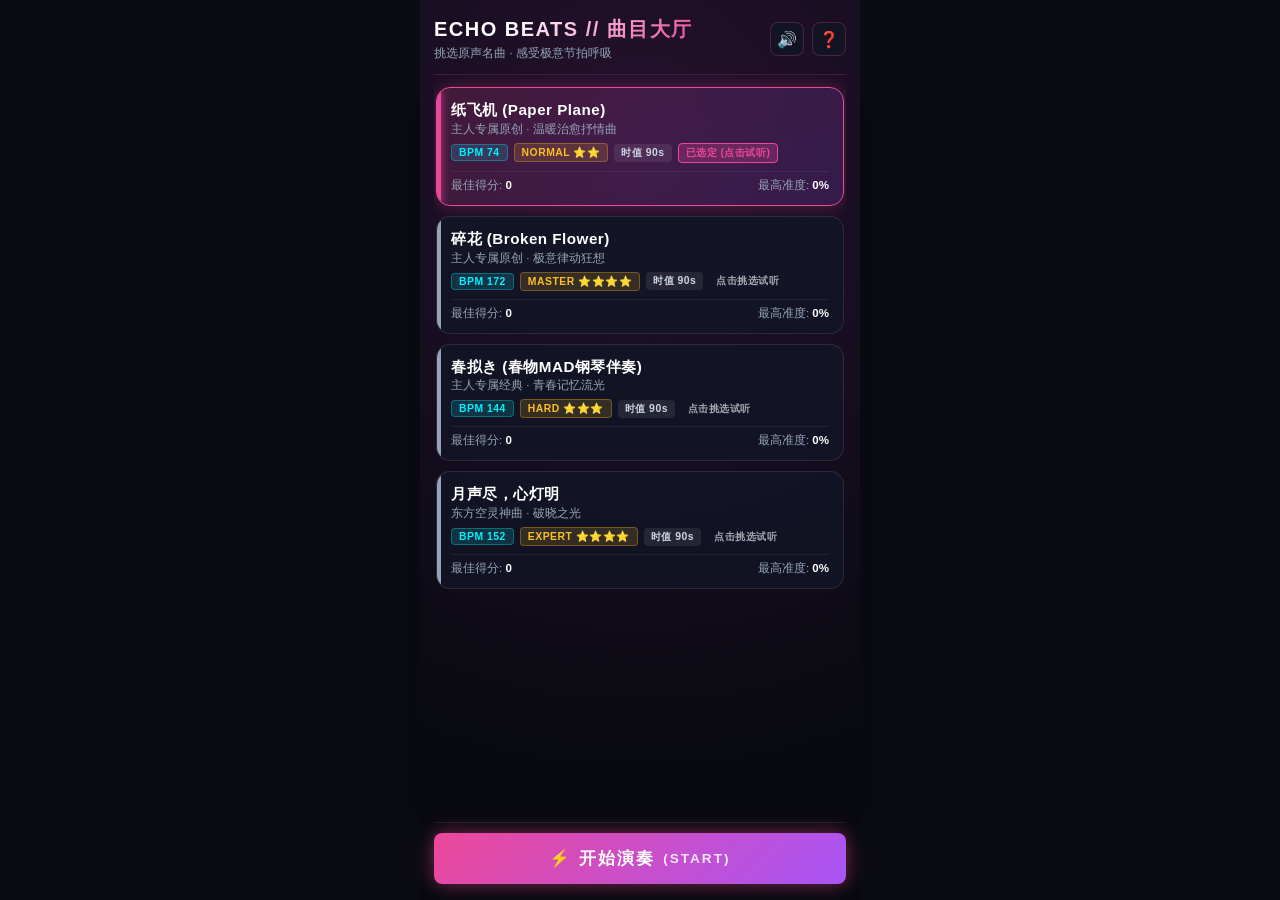
<file: games/09-律动共鸣/index.html>
<!DOCTYPE html>
<html lang="zh-CN">
<head>
    <meta charset="UTF-8">
    <meta name="viewport" content="width=device-width, initial-scale=1.0, maximum-scale=1.0, user-scalable=no, viewport-fit=cover">
    <meta http-equiv="Cache-Control" content="no-cache, no-store, must-revalidate">
    <meta http-equiv="Pragma" content="no-cache">
    <meta http-equiv="Expires" content="0">
    <title>律动共鸣 · Echo Beats (极意音轨)</title>
    <link rel="stylesheet" href="css/style.css?v=20261016_3">
</head>
<body>
    <div class="game-viewport">
        <!-- 曲目选择大厅 (Song Selection Hub - 默认开启) -->
        <div id="song-select-screen" class="song-select-screen">
            <div class="select-header">
                <div class="select-title-group">
                    <h2>ECHO BEATS // 曲目大厅</h2>
                    <p>挑选原声名曲 · 感受极意节拍呼吸</p>
                </div>
                <div style="display: flex; gap: 8px;">
                    <button id="btn-hub-mute" class="btn-icon" title="静音切换">🔊</button>
                    <button id="btn-hub-help" class="btn-icon" title="玩法规则">❓</button>
                </div>
            </div>

            <!-- 歌曲卡片列表 (由 JS 动态生成并绑定历史最高分/评级) -->
            <div class="song-list-container" id="song-list-container"></div>

            <div class="select-footer">
                <button id="btn-start-play" class="btn-start-play">
                    <span>⚡ 开始演奏</span>
                    <span style="font-size: 0.85rem; opacity: 0.85;">(START)</span>
                </button>
            </div>
        </div>

        <!-- 准备开始 3-2-1 倒计时覆盖层 -->
        <div id="countdown-overlay" class="countdown-overlay">
            <div id="countdown-num" class="countdown-number">3</div>
        </div>

        <!-- 顶部 HUD 栏 -->
        <header class="hud-header">
            <div class="brand-title">
                <span class="brand-dot"></span>
                <span>ECHO BEATS</span>
            </div>
            <div class="hud-ctrls">
                <button id="btn-open-select" class="btn-icon" title="返回选歌大厅 (Songs)">🎵</button>
                <button id="btn-restart" class="btn-icon" title="重开曲目 (R)">🔄</button>
                <button id="btn-mute" class="btn-icon" title="静音切换">🔊</button>
                <button id="btn-help" class="btn-icon" title="玩法说明 (?)">❓</button>
            </div>
        </header>

        <!-- 状态展示板 -->
        <section class="score-board">
            <div class="score-item" id="hud-track-btn" style="cursor: pointer;" title="点击返回曲目选择">
                <div class="score-label">TRACK</div>
                <div id="track-label-val" class="score-value track" style="font-size: 13px; max-width: 140px; white-space: nowrap; overflow: hidden; text-overflow: ellipsis;">-</div>
            </div>
            <div class="score-item">
                <div class="score-label">COMBO</div>
                <div id="combo-val" class="score-value combo">0</div>
            </div>
            <div class="score-item">
                <div class="score-label">ACCURACY</div>
                <div id="acc-val" class="score-value acc">100%</div>
            </div>
            <div class="score-item">
                <div class="score-label">SCORE</div>
                <div id="score-val" class="score-value">0</div>
            </div>
        </section>

        <!-- 4 轨下落判定画布区域 -->
        <main class="board-container">
            <canvas id="beats-canvas"></canvas>
        </main>

        <!-- 底部虚拟打击键盘 (支持移动端触控) -->
        <footer class="hit-pad-container">
            <div id="pad-0" class="hit-pad-btn lane-0">
                <div class="key-label">D</div>
                <div class="sub-label">PYRO</div>
            </div>
            <div id="pad-1" class="hit-pad-btn lane-1">
                <div class="key-label">F</div>
                <div class="sub-label">HYDRO</div>
            </div>
            <div id="pad-2" class="hit-pad-btn lane-2">
                <div class="key-label">J</div>
                <div class="sub-label">ELECTRO</div>
            </div>
            <div id="pad-3" class="hit-pad-btn lane-3">
                <div class="key-label">K</div>
                <div class="sub-label">GEO</div>
            </div>
        </footer>

        <!-- 曲目完成结算弹窗 -->
        <div id="victory-modal" class="modal-overlay">
            <div class="modal-content">
                <h2 class="modal-title">TRACK COMPLETE!</h2>
                <div id="victory-stat-text" class="modal-desc" style="line-height: 1.6; font-size: 14px; margin-bottom: 16px;">
                    恭喜完成律动演奏！
                </div>
                <button id="btn-next-modal" class="btn-primary">挑战下一首名曲 (NEXT)</button>
                <button id="btn-modal-select" class="btn-primary" style="margin-top: 10px; background: rgba(255, 255, 255, 0.08); border: 1px solid rgba(255, 255, 255, 0.2); box-shadow: none;">返回选歌大厅 (SELECT)</button>
            </div>
        </div>

        <!-- 玩法说明弹窗 -->
        <div id="help-modal" class="modal-overlay">
            <div class="modal-content help-box">
                <h2 class="modal-title" style="text-align: center;">RHYTHM GUIDE</h2>
                <h3>🎵 真实乐曲与音游打击</h3>
                <p>音符随歌曲节奏飞驰，当音符到达底部<strong>发光判定线</strong>时，按下对应按键或触碰底部按键区：</p>
                <ul>
                    <li><strong>PC 键盘</strong>：分别对应按键 <code>D</code>、<code>F</code>、<code>J</code>、<code>K</code></li>
                    <li><strong>触控模式</strong>：直接点击屏幕下方 4 个打击垫或对应象限</li>
                </ul>

                <h3>⚡ 精准判定窗口</h3>
                <ul>
                    <li><strong style="color:#00f0ff;">PERFECT</strong>：精准击打 (±45ms)，高额计分，连击倍率持续叠加</li>
                    <li><strong style="color:#fbbf24;">GREAT</strong>：良好击打 (±95ms)，维持连击</li>
                    <li><strong style="color:#f43f5e;">MISS</strong>：漏击或过早过晚，连击中断</li>
                </ul>

                <h3>⭐ 评价体系</h3>
                <ul>
                    <li>⭐⭐⭐ <strong>极意破晓 (SSS / SS)</strong>：准度 $\ge 94\%$ 或 0 Miss 全连</li>
                    <li>⭐⭐ <strong>声动九霄 (S / A)</strong>：准度 $\ge 80\%$ 且通关</li>
                    <li>⭐ <strong>功德圆满 (B)</strong>：顺利演奏完乐曲</li>
                </ul>

                <button id="btn-close-help" class="btn-primary" style="margin-top: 14px;">我知道了 (GOT IT)</button>
            </div>
        </div>
    </div>

    <!-- 原生背景音乐播放器 DOM 挂载点 (确保不被浏览器意外垃圾回收) -->
    <audio id="bgm-player" preload="auto"></audio>

    <!-- 核心脚本依赖 -->
    <script src="js/bridge.js?v=20261016_5"></script>
    <script src="js/synth.js?v=20261016_5"></script>
    <script src="js/beatmaps.js?v=20261016_5"></script>
    <script src="js/beats.js?v=20261016_5"></script>
</body>
</html>
</file>
<file: chiikawa-birthday/styles.css>
/* ==========================================================================
   Chiikawa 生日立体绘本 · 高级日系和纸水彩装帧样式表
   彻底摒弃粗黑玩具描边、硬投影、荧光糖果渐变与 Emoji 廉价感
   严格遵循 modern-web-guidance: 100dvh, clamp(), native <dialog>, @starting-style, prefers-reduced-motion
   ========================================================================== */

:root {
  --ink: #383028;
  --ink-mid: #635649;
  --ink-light: #8d7f71;
  --paper: #fcf9f2;
  --paper-warm: #f5efe3;
  --desk-bg: #ebe3d5;
  --line-hair: rgba(56, 48, 40, 0.14);
  --line-mid: rgba(56, 48, 40, 0.24);
  --rose: #d98998;
  --rose-deep: #b86274;
  --rose-tint: #f8eaed;
  --sky: #7eaac2;
  --sky-tint: #eaf2f6;
  --sage: #8ea987;
  --sage-tint: #edf3ea;
  --brass: #c9a35b;
  --brass-deep: #9b7837;
  --brass-tint: #f8f0dc;
  --radius-book: 22px;
  --radius-card: 16px;
  --radius-pill: 999px;
  --shadow-book:
    0 22px 48px -18px rgba(52, 41, 30, 0.24),
    0 6px 16px -4px rgba(52, 41, 30, 0.08),
    inset 0 1px 0 rgba(255, 255, 255, 0.9);
  --shadow-float: 0 10px 24px -10px rgba(52, 41, 30, 0.16);
  --font-serif: "Songti SC", "STSong", "Noto Serif SC", "Source Han Serif CN", "SimSun", Georgia, serif;
  --font-sans: "PingFang SC", "Hiragino Sans GB", "Microsoft YaHei", system-ui, -apple-system, sans-serif;
}

*,
*::before,
*::after {
  box-sizing: border-box;
  -webkit-tap-highlight-color: transparent;
}

html,
body {
  margin: 0;
  padding: 0;
  width: 100%;
  min-height: 100dvh;
  font-family: var(--font-sans);
  color: var(--ink);
  background:
    radial-gradient(circle at 18% 12%, rgba(255, 252, 245, 0.8), transparent 46%),
    radial-gradient(circle at 84% 88%, rgba(217, 200, 178, 0.45), transparent 52%),
    var(--desk-bg);
  overflow-x: hidden;
  -webkit-font-smoothing: antialiased;
}

/* 全局细腻和纸微纹理层 */
body::before {
  content: "";
  position: fixed;
  inset: 0;
  pointer-events: none;
  opacity: 0.34;
  z-index: 1;
  background-image: radial-gradient(rgba(56, 48, 40, 0.06) 0.75px, transparent 0.75px);
  background-size: 14px 14px;
}

button,
input,
a {
  font-family: inherit;
  color: inherit;
}

button {
  cursor: pointer;
  border: none;
  background: none;
  padding: 0;
}

[hidden] {
  display: none !important;
}

button:focus-visible,
a:focus-visible,
input:focus-visible {
  outline: 2px solid var(--rose-deep);
  outline-offset: 2px;
}

img.char-img {
  display: block;
  width: 100%;
  height: auto;
  object-fit: contain;
  user-select: none;
  -webkit-user-drag: none;
  filter: drop-shadow(0 6px 10px rgba(48, 38, 28, 0.14));
}

.ui-ico {
  width: 16px;
  height: 16px;
  flex-shrink: 0;
}

.ui-ico-sm {
  width: 14px;
  height: 14px;
  flex-shrink: 0;
}

.btn-ico {
  width: 16px;
  height: 16px;
}

/* 全屏礼花粒子层 */
.fx-canvas {
  position: fixed;
  inset: 0;
  width: 100dvw;
  height: 100dvh;
  pointer-events: none;
  z-index: 60;
}

/* ==========================================================================
   主容器框架
   ========================================================================== */
.storybook-shell {
  width: min(100%, 468px);
  min-height: 100dvh;
  margin: 0 auto;
  padding:
    max(10px, env(safe-area-inset-top))
    12px
    max(12px, env(safe-area-inset-bottom));
  display: flex;
  flex-direction: column;
  gap: 10px;
  position: relative;
  z-index: 2;
}

/* 顶部极简装帧工具栏 */
.topbar {
  display: flex;
  align-items: center;
  justify-content: space-between;
  gap: 5px;
  padding: 5px 6px;
  background: rgba(252, 249, 242, 0.86);
  backdrop-filter: blur(14px);
  border: 1px solid var(--line-hair);
  border-radius: 16px;
  box-shadow: 0 4px 16px -8px rgba(52, 41, 30, 0.14);
}

.chapter-pills {
  display: flex;
  align-items: center;
  gap: 2px;
  overflow-x: auto;
  scrollbar-width: none;
}

.chapter-pills::-webkit-scrollbar {
  display: none;
}

.pill-btn {
  flex: 0 0 auto;
  padding: 5px 7px;
  border-radius: var(--radius-pill);
  font-size: clamp(0.7rem, 0.66rem + 0.25vw, 0.8rem);
  font-weight: 600;
  color: var(--ink-mid);
  letter-spacing: 0.01em;
  transition: background-color 0.22s ease, color 0.22s ease;
}

.pill-btn.is-active {
  background: var(--ink);
  color: var(--paper);
}

.topbar-actions {
  display: flex;
  align-items: center;
  gap: 5px;
  flex-shrink: 0;
}

.icon-chip {
  height: 30px;
  min-width: 30px;
  padding: 0 7px;
  border-radius: var(--radius-pill);
  background: rgba(255, 255, 255, 0.72);
  border: 1px solid var(--line-hair);
  color: var(--ink);
  display: inline-flex;
  align-items: center;
  justify-content: center;
  gap: 4px;
  font-size: 0.74rem;
  font-weight: 600;
  transition: background-color 0.2s ease, transform 0.15s ease;
}

.icon-chip:active {
  transform: scale(0.95);
}

.icon-chip.is-muted {
  opacity: 0.48;
  background: rgba(220, 212, 200, 0.5);
}

.badge-count {
  font-size: 0.7rem;
  font-variant-numeric: tabular-nums;
  color: var(--rose-deep);
}

/* ==========================================================================
   书页容器与翻页过渡
   ========================================================================== */
.book-stage {
  flex: 1 1 auto;
  display: flex;
  flex-direction: column;
  position: relative;
}

.scene {
  display: none;
  flex: 1 1 auto;
  flex-direction: column;
}

.scene.is-active {
  display: flex;
}

@media (prefers-reduced-motion: no-preference) {
  .scene.is-active {
    animation: folioReveal 0.48s cubic-bezier(0.22, 1, 0.36, 1) both;
  }
}

@keyframes folioReveal {
  from {
    opacity: 0;
    transform: translateY(8px);
  }
  to {
    opacity: 1;
    transform: translateY(0);
  }
}

.book-page {
  flex: 1 1 auto;
  position: relative;
  background: var(--paper);
  border: 1px solid var(--line-mid);
  border-radius: var(--radius-book);
  padding: 18px 16px 16px;
  box-shadow: var(--shadow-book);
  display: flex;
  flex-direction: column;
  gap: 12px;
  overflow: hidden;
}

/* 精装书页纤细内框线 */
.book-frame-line {
  position: absolute;
  inset: 9px;
  border: 1px solid rgba(155, 120, 55, 0.22);
  border-radius: 14px;
  pointer-events: none;
  z-index: 2;
}

.scene-head {
  text-align: center;
  position: relative;
  z-index: 3;
}

.scene-head.over-art {
  background: rgba(252, 249, 242, 0.78);
  backdrop-filter: blur(8px);
  border: 1px solid rgba(56, 48, 40, 0.1);
  border-radius: 14px;
  padding: 9px 12px;
}

.chapter-num {
  display: inline-block;
  font-size: 0.66rem;
  font-weight: 700;
  letter-spacing: 0.18em;
  color: var(--brass-deep);
  margin-bottom: 3px;
}

.scene-head h2 {
  margin: 0;
  font-family: var(--font-serif);
  font-size: clamp(1.16rem, 1.02rem + 0.9vw, 1.38rem);
  font-weight: 700;
  letter-spacing: 0.04em;
  line-height: 1.3;
}

.scene-lead {
  margin: 3px 0 0;
  font-size: clamp(0.76rem, 0.72rem + 0.3vw, 0.84rem);
  color: var(--ink-mid);
  line-height: 1.45;
}

/* 典雅亚麻/陶粉主按钮（去塑料感） */
.btn-editorial {
  display: inline-flex;
  align-items: center;
  justify-content: center;
  gap: 8px;
  padding: 11px 24px;
  border-radius: var(--radius-pill);
  background: var(--ink);
  color: var(--paper);
  font-size: clamp(0.88rem, 0.84rem + 0.3vw, 0.96rem);
  font-weight: 600;
  letter-spacing: 0.06em;
  text-decoration: none;
  box-shadow: 0 8px 18px -8px rgba(56, 48, 40, 0.45);
  transition: transform 0.18s ease, background-color 0.2s ease, opacity 0.2s ease;
}

.btn-editorial:hover {
  background: #4b4036;
}

.btn-editorial:active {
  transform: scale(0.97);
}

.btn-editorial.sm {
  padding: 9px 18px;
  font-size: 0.82rem;
}

.btn-editorial.full-w {
  width: 100%;
}

.btn-ghost {
  display: inline-flex;
  align-items: center;
  justify-content: center;
  gap: 6px;
  padding: 9px 16px;
  border-radius: var(--radius-pill);
  background: rgba(255, 255, 255, 0.82);
  border: 1px solid var(--line-mid);
  color: var(--ink);
  font-size: 0.82rem;
  font-weight: 600;
  transition: background-color 0.2s ease, transform 0.15s ease;
}

.btn-ghost:active {
  transform: scale(0.97);
}

/* ==========================================================================
   第 1 幕：精装绘本封面
   ========================================================================== */
.cover-page {
  background: linear-gradient(180deg, #fcf9f2 0%, #f7f1e5 100%);
  justify-content: space-between;
  align-items: center;
  text-align: center;
  padding: 22px 18px 18px;
}

.cover-head {
  position: relative;
  z-index: 3;
  cursor: pointer;
}

.folio-label {
  margin: 0 0 8px;
  font-size: 0.65rem;
  font-weight: 700;
  letter-spacing: 0.2em;
  color: var(--brass-deep);
}

.cover-recipient {
  margin: 0 0 5px;
  font-family: var(--font-serif);
  font-size: clamp(0.92rem, 0.86rem + 0.4vw, 1.02rem);
  color: var(--ink-mid);
  letter-spacing: 0.06em;
}

.cover-recipient span {
  color: var(--rose-deep);
  font-weight: 700;
  border-bottom: 1px solid rgba(184, 98, 116, 0.35);
  padding-bottom: 1px;
}

.cover-title {
  margin: 0;
  font-family: var(--font-serif);
  font-size: clamp(1.44rem, 1.24rem + 1.3vw, 1.82rem);
  font-weight: 700;
  letter-spacing: 0.08em;
  color: var(--ink);
  line-height: 1.3;
}

.cover-subtitle {
  margin: 6px 0 0;
  font-size: 0.78rem;
  color: var(--ink-light);
  letter-spacing: 0.06em;
}

/* 封面立体水彩窗景框 */
.cover-window {
  width: 100%;
  position: relative;
  z-index: 3;
  display: flex;
  flex-direction: column;
  gap: 10px;
}

.cover-window-art {
  width: 100%;
  aspect-ratio: 4 / 3.25;
  border-radius: 16px;
  border: 1px solid var(--line-mid);
  background: url("./assets/bg/bg_meadow.webp") center 72% / cover no-repeat;
  position: relative;
  overflow: hidden;
  display: flex;
  align-items: flex-end;
  justify-content: center;
  padding: 12px 10px 14px;
  box-shadow: inset 0 0 0 4px rgba(252, 249, 242, 0.72), var(--shadow-float);
}

.cover-cast {
  display: flex;
  align-items: flex-end;
  justify-content: center;
  gap: 6px;
  width: 100%;
}

.sprite-btn {
  transition: transform 0.24s cubic-bezier(0.34, 1.56, 0.64, 1);
}

.fig-side {
  width: 28%;
  max-width: 104px;
}

.fig-center {
  width: 31%;
  max-width: 114px;
  z-index: 2;
}

.sprite-btn:active,
.sprite-btn.is-boing {
  transform: translateY(-9px) scale(1.06);
}

@media (prefers-reduced-motion: no-preference) {
  .fig-side { animation: quietFloat 3.6s ease-in-out infinite; }
  .fig-center { animation: quietFloat 3.2s ease-in-out 0.3s infinite; }
}

.cover-caption {
  margin: 0;
  padding: 9px 12px;
  background: rgba(255, 255, 255, 0.78);
  border: 1px solid var(--line-hair);
  border-radius: 12px;
  font-size: 0.8rem;
  line-height: 1.55;
  color: var(--ink-mid);
}

.cover-footer {
  width: 100%;
  display: flex;
  flex-direction: column;
  align-items: center;
  gap: 7px;
  position: relative;
  z-index: 3;
}

.quiet-note {
  margin: 0;
  font-size: 0.72rem;
  color: var(--ink-light);
}

/* ==========================================================================
   第 2 幕：水彩草坪野餐
   ========================================================================== */
.meadow-page {
  padding: 14px;
  justify-content: space-between;
}

.meadow-backdrop {
  position: absolute;
  inset: 0;
  background: url("./assets/bg/bg_meadow.webp") center center / cover no-repeat;
  z-index: 0;
  transition: filter 0.6s ease;
}

.meadow-tint {
  position: absolute;
  inset: 0;
  background: linear-gradient(180deg, rgba(252, 249, 242, 0.2) 0%, rgba(252, 249, 242, 0.04) 55%, rgba(56, 48, 40, 0.08) 100%);
  z-index: 1;
  transition: background 0.6s ease;
}

.meadow-page.is-sunset .meadow-backdrop {
  filter: sepia(0.26) saturate(1.15) hue-rotate(-14deg) brightness(0.95);
}

.meadow-page.is-sunset .meadow-tint {
  background: linear-gradient(180deg, rgba(235, 152, 118, 0.28) 0%, rgba(247, 198, 150, 0.14) 60%, rgba(74, 53, 45, 0.16) 100%);
}

.meadow-content {
  position: relative;
  z-index: 3;
  flex: 1 1 auto;
  display: flex;
  flex-direction: column;
  justify-content: space-between;
  gap: 10px;
}

.meadow-meta-bar {
  display: flex;
  align-items: center;
  justify-content: space-between;
  gap: 8px;
}

.soft-chip {
  display: inline-flex;
  align-items: center;
  gap: 5px;
  padding: 5px 11px;
  border-radius: var(--radius-pill);
  background: rgba(252, 249, 242, 0.86);
  backdrop-filter: blur(8px);
  border: 1px solid var(--line-hair);
  font-size: 0.74rem;
  font-weight: 600;
  color: var(--ink);
}

.soft-chip strong {
  color: var(--rose-deep);
}

.dialogue-card {
  background: rgba(252, 249, 242, 0.92);
  backdrop-filter: blur(10px);
  border: 1px solid var(--line-mid);
  border-radius: 14px;
  padding: 11px 13px;
  min-height: 68px;
  display: flex;
  align-items: flex-start;
  gap: 9px;
  box-shadow: var(--shadow-float);
}

.dialogue-speaker {
  flex: 0 0 auto;
  padding: 2px 9px;
  border-radius: var(--radius-pill);
  background: var(--paper-warm);
  border: 1px solid var(--line-mid);
  font-family: var(--font-serif);
  font-size: 0.74rem;
  font-weight: 700;
  color: var(--ink);
}

.dialogue-card p {
  margin: 0;
  font-size: clamp(0.79rem, 0.75rem + 0.3vw, 0.87rem);
  line-height: 1.56;
  color: var(--ink);
}

/* 原画 5 位角色站在水彩草坪与野餐布上 */
.meadow-cast {
  display: grid;
  grid-template-columns: repeat(5, 1fr);
  align-items: end;
  gap: 3px;
  padding: 18px 2px 6px;
}

.meadow-actor {
  display: flex;
  flex-direction: column;
  align-items: center;
  gap: 4px;
  transition: transform 0.22s cubic-bezier(0.34, 1.56, 0.64, 1);
}

.meadow-actor img.char-img {
  width: 100%;
  max-width: 78px;
}

.meadow-actor.is-lead img.char-img {
  max-width: 84px;
}

.meadow-actor.is-boing {
  transform: translateY(-10px) scale(1.08);
}

.actor-label {
  font-size: 0.66rem;
  font-weight: 600;
  padding: 2px 7px;
  border-radius: var(--radius-pill);
  background: rgba(252, 249, 242, 0.88);
  border: 1px solid var(--line-hair);
  color: var(--ink-mid);
}

/* 四科书签草叶卡 */
.bookmark-row {
  display: grid;
  grid-template-columns: repeat(4, 1fr);
  gap: 7px;
}

.leaf-card {
  background: rgba(252, 249, 242, 0.9);
  backdrop-filter: blur(8px);
  border: 1px solid var(--line-mid);
  border-radius: 12px;
  padding: 8px 4px;
  display: flex;
  flex-direction: column;
  align-items: center;
  gap: 2px;
  transition: transform 0.18s ease, background-color 0.25s ease, border-color 0.25s ease;
}

.leaf-card:active {
  transform: translateY(-3px);
}

.leaf-mark {
  width: 8px;
  height: 8px;
  border-radius: 50%;
  background: var(--sage);
  margin-bottom: 2px;
  transition: background-color 0.25s ease, transform 0.25s ease;
}

.leaf-card.is-pulled {
  background: #fff9eb;
  border-color: var(--brass);
}

.leaf-card.is-pulled .leaf-mark {
  background: var(--rose);
  transform: scale(1.2);
}

.leaf-name {
  font-family: var(--font-serif);
  font-size: 0.8rem;
  font-weight: 700;
}

.leaf-sub {
  font-size: 0.64rem;
  color: var(--ink-light);
}

/* ==========================================================================
   第 3 幕：原木森林八音盒音乐屋
   ========================================================================== */
.music-page {
  padding: 14px;
  justify-content: space-between;
}

.music-backdrop {
  position: absolute;
  inset: 0;
  background: url("./assets/bg/bg_music_room.webp") center 38% / cover no-repeat;
  z-index: 0;
}

.music-toolbar,
.wood-stage,
.xylophone-panel {
  position: relative;
  z-index: 3;
}

.music-toolbar {
  display: flex;
  flex-direction: column;
  gap: 8px;
}

.song-switch {
  display: grid;
  grid-template-columns: 1fr 1fr;
  gap: 6px;
  padding: 4px;
  background: rgba(252, 249, 242, 0.84);
  backdrop-filter: blur(8px);
  border: 1px solid var(--line-hair);
  border-radius: 12px;
}

.seg-btn {
  padding: 7px 8px;
  border-radius: 9px;
  font-size: 0.78rem;
  font-weight: 600;
  color: var(--ink-mid);
  transition: background-color 0.2s ease, color 0.2s ease;
}

.seg-btn.is-active {
  background: var(--paper);
  color: var(--ink);
  box-shadow: 0 2px 6px rgba(56, 48, 40, 0.1);
}

.brass-play-btn {
  width: 100%;
  padding: 10px 16px;
  border-radius: var(--radius-pill);
  background: linear-gradient(180deg, #d7b674 0%, #c19a52 100%);
  color: #fffdf8;
  border: 1px solid rgba(128, 96, 38, 0.45);
  font-size: 0.86rem;
  font-weight: 600;
  letter-spacing: 0.06em;
  display: inline-flex;
  align-items: center;
  justify-content: center;
  gap: 7px;
  box-shadow: 0 8px 18px -8px rgba(132, 98, 38, 0.5);
  transition: transform 0.15s ease, filter 0.2s ease;
}

.brass-play-btn.is-playing {
  background: linear-gradient(180deg, #88a882 0%, #6f9169 100%);
  border-color: rgba(74, 102, 70, 0.45);
}

.brass-play-btn:active {
  transform: scale(0.98);
}

/* 原木舞台成员区 */
.wood-stage {
  background: rgba(252, 249, 242, 0.62);
  backdrop-filter: blur(6px);
  border: 1px solid rgba(56, 48, 40, 0.14);
  border-radius: 16px;
  padding: 12px 8px 10px;
}

.ensemble-grid {
  display: grid;
  grid-template-columns: repeat(4, 1fr);
  gap: 6px;
  align-items: end;
}

.ensemble-member {
  background: rgba(255, 253, 248, 0.72);
  border: 1px solid var(--line-hair);
  border-radius: 12px;
  padding: 7px 3px;
  display: flex;
  flex-direction: column;
  align-items: center;
  gap: 4px;
  opacity: 0.44;
  transition: opacity 0.22s ease, transform 0.22s ease, border-color 0.22s ease, background-color 0.22s ease;
}

.ensemble-member.is-on {
  opacity: 1;
  background: rgba(255, 253, 248, 0.94);
  border-color: rgba(184, 146, 72, 0.55);
  box-shadow: 0 6px 14px -8px rgba(56, 48, 40, 0.2);
}

.ensemble-member img.char-img {
  width: 88%;
  max-width: 70px;
}

@media (prefers-reduced-motion: no-preference) {
  .wood-stage.is-playing .ensemble-member.is-on img.char-img {
    animation: musicSway 0.54s ease-in-out infinite alternate;
  }
  .wood-stage.is-playing .ensemble-member.is-on:nth-child(2) img.char-img { animation-delay: 0.13s; }
  .wood-stage.is-playing .ensemble-member.is-on:nth-child(3) img.char-img { animation-delay: 0.26s; }
  .wood-stage.is-playing .ensemble-member.is-on:nth-child(4) img.char-img { animation-delay: 0.39s; }
}

.track-pill {
  font-size: 0.6rem;
  font-weight: 700;
  color: var(--brass-deep);
  background: var(--brass-tint);
  padding: 1px 6px;
  border-radius: var(--radius-pill);
}

.track-name {
  font-size: 0.62rem;
  font-weight: 600;
  color: var(--ink-mid);
  white-space: nowrap;
}

.music-visualizer {
  margin-top: 9px;
  height: 14px;
  display: flex;
  align-items: flex-end;
  justify-content: center;
  gap: 5px;
}

.music-visualizer span {
  width: 4px;
  height: 4px;
  border-radius: 999px;
  background: var(--brass);
  opacity: 0.7;
}

@media (prefers-reduced-motion: no-preference) {
  .wood-stage.is-playing .music-visualizer span {
    animation: eqPulse 0.62s ease-in-out infinite alternate;
  }
  .wood-stage.is-playing .music-visualizer span:nth-child(2n) { animation-delay: 0.15s; background: var(--rose); }
  .wood-stage.is-playing .music-visualizer span:nth-child(3n) { animation-delay: 0.3s; background: var(--sky); }
}

/* 温润原木木琴（莫兰迪水彩色，无塑料亮边） */
.xylophone-panel {
  background: rgba(252, 249, 242, 0.92);
  backdrop-filter: blur(10px);
  border: 1px solid var(--line-mid);
  border-radius: 16px;
  padding: 10px 10px 11px;
  display: flex;
  flex-direction: column;
  gap: 8px;
}

.xylo-header {
  display: flex;
  align-items: center;
  justify-content: space-between;
  font-size: 0.75rem;
  font-weight: 600;
  color: var(--ink-mid);
}

.text-action-btn {
  font-size: 0.74rem;
  font-weight: 600;
  color: var(--rose-deep);
  border-bottom: 1px solid rgba(184, 98, 116, 0.35);
  padding-bottom: 1px;
}

.xylophone-keys {
  display: grid;
  grid-template-columns: repeat(8, 1fr);
  gap: 5px;
  align-items: end;
}

.xylo-key {
  border-radius: 8px;
  border: 1px solid rgba(56, 48, 40, 0.14);
  padding: 7px 2px 5px;
  display: flex;
  flex-direction: column;
  align-items: center;
  justify-content: space-between;
  color: var(--ink);
  box-shadow: 0 4px 8px -5px rgba(56, 48, 40, 0.25), inset 0 1px 0 rgba(255, 255, 255, 0.55);
  transition: transform 0.12s ease;
}

.xylo-key span { font-family: var(--font-serif); font-size: 0.82rem; font-weight: 700; }
.xylo-key small { font-size: 0.56rem; color: var(--ink-mid); }
.xylo-key:active,
.xylo-key.is-hit { transform: translateY(2px) scale(0.96); }

.k1 { background: #efd0d6; height: 68px; }
.k2 { background: #f2dac4; height: 65px; }
.k3 { background: #f3e5bc; height: 62px; }
.k4 { background: #d6e4ce; height: 59px; }
.k5 { background: #cde1ec; height: 56px; }
.k6 { background: #d6dcf0; height: 53px; }
.k7 { background: #e3d8ee; height: 50px; }
.k8 { background: #f0d4e2; height: 47px; }

/* ==========================================================================
   第 4 幕：日系杂货店风奶油陶瓷扭蛋机
   ========================================================================== */
.gacha-page {
  background: linear-gradient(180deg, #fcf9f2 0%, #f5efe4 100%);
  justify-content: space-between;
}

.gacha-layout {
  flex: 1 1 auto;
  display: flex;
  flex-direction: column;
  align-items: center;
  justify-content: center;
  gap: 18px;
  position: relative;
  z-index: 3;
}

.gacha-machine {
  width: min(100%, 268px);
  display: flex;
  flex-direction: column;
  align-items: center;
}

.gacha-cap-top {
  padding: 4px 14px;
  border-radius: 10px 10px 3px 3px;
  background: linear-gradient(180deg, #d7b674 0%, #be984f 100%);
  color: #fffdf8;
  font-size: 0.62rem;
  font-weight: 700;
  letter-spacing: 0.14em;
  box-shadow: 0 3px 8px rgba(132, 98, 38, 0.22);
  z-index: 2;
}

.gacha-glass-dome {
  width: 226px;
  height: 158px;
  border-radius: 115px 115px 24px 24px;
  background: radial-gradient(circle at 32% 24%, rgba(255, 255, 255, 0.92), rgba(232, 240, 244, 0.65));
  border: 1.5px solid rgba(56, 48, 40, 0.22);
  position: relative;
  overflow: hidden;
  box-shadow:
    inset 0 -14px 24px rgba(126, 170, 194, 0.18),
    inset 0 8px 18px rgba(255, 255, 255, 0.8),
    0 8px 18px -10px rgba(56, 48, 40, 0.16);
}

.glass-sheen {
  position: absolute;
  top: 16px;
  left: 24px;
  width: 56px;
  height: 18px;
  border-radius: 999px;
  background: rgba(255, 255, 255, 0.78);
  transform: rotate(-28deg);
  z-index: 4;
}

.dome-mascot-img {
  position: absolute;
  bottom: 4px;
  right: 12px;
  width: 64px !important;
  z-index: 3;
}

.capsule-pit {
  position: absolute;
  inset: 0;
  z-index: 2;
}

/* 哑光磨砂莫兰迪扭蛋胶囊 */
.cap {
  position: absolute;
  left: var(--x);
  top: var(--y);
  width: 39px;
  height: 39px;
  border-radius: 50%;
  border: 1.2px solid rgba(56, 48, 40, 0.22);
  transform: rotate(var(--r));
  background: linear-gradient(180deg, var(--cap-c, #e9bcc4) 0 50%, #fbf8f1 50% 100%);
  box-shadow: inset -3px -3px 6px rgba(56, 48, 40, 0.08), inset 2px 2px 4px rgba(255, 255, 255, 0.55);
}

.cap::after {
  content: "";
  position: absolute;
  top: 48%;
  left: 0;
  right: 0;
  height: 1px;
  background: rgba(56, 48, 40, 0.2);
}

.c-rose { --cap-c: #e7b7c0; }
.c-sky { --cap-c: #b5d2e1; }
.c-butter { --cap-c: #eedca3; }
.c-sage { --cap-c: #bfd3b7; }
.c-linen { --cap-c: #dfccb5; }

@media (prefers-reduced-motion: no-preference) {
  .gacha-machine.is-shaking .capsule-pit {
    animation: pitShake 0.14s ease-in-out infinite alternate;
  }
  .gacha-machine.is-shaking .brass-knob {
    animation: knobTurn 0.72s cubic-bezier(0.34, 1.56, 0.64, 1) forwards;
  }
}

.gacha-ceramic-body {
  width: 246px;
  margin-top: -5px;
  padding: 12px 14px 14px;
  border-radius: 16px 16px 24px 24px;
  background: linear-gradient(180deg, #efe4d4 0%, #e5d6c1 100%);
  border: 1.5px solid rgba(56, 48, 40, 0.22);
  box-shadow: 0 14px 24px -12px rgba(56, 48, 40, 0.26), inset 0 1px 0 rgba(255, 255, 255, 0.7);
  display: flex;
  flex-direction: column;
  gap: 10px;
}

.gacha-panel {
  background: #fcf9f2;
  border: 1px solid rgba(56, 48, 40, 0.16);
  border-radius: 12px;
  padding: 8px 12px;
  display: flex;
  align-items: center;
  justify-content: space-between;
}

.brass-slot {
  width: 7px;
  height: 24px;
  border-radius: 999px;
  background: #6c5b4b;
}

.brass-knob {
  width: 50px;
  height: 50px;
  border-radius: 50%;
  background: radial-gradient(circle at 35% 30%, #e8ce92, #bc964c);
  border: 1.5px solid rgba(112, 84, 34, 0.55);
  box-shadow: 0 4px 10px -2px rgba(96, 70, 26, 0.35), inset 0 1px 2px rgba(255, 255, 255, 0.6);
  display: flex;
  align-items: center;
  justify-content: center;
}

.brass-handle {
  width: 34px;
  height: 9px;
  border-radius: 999px;
  background: #fcf9f2;
  border: 1px solid rgba(112, 84, 34, 0.45);
}

.gacha-counter-pill {
  font-size: 0.72rem;
  font-weight: 700;
  font-variant-numeric: tabular-nums;
  color: var(--ink-mid);
  background: var(--paper-warm);
  border: 1px solid var(--line-hair);
  padding: 4px 9px;
  border-radius: 999px;
}

.gacha-chute {
  display: flex;
  justify-content: center;
}

.chute-tray {
  width: 90px;
  height: 40px;
  border-radius: 11px;
  background: #473d34;
  box-shadow: inset 0 5px 10px rgba(0, 0, 0, 0.35);
  position: relative;
  overflow: hidden;
  display: flex;
  align-items: center;
  justify-content: center;
}

.dispensed-capsule {
  width: 30px;
  height: 30px;
  border-radius: 50%;
  border: 1.5px solid rgba(255, 255, 255, 0.7);
  background: linear-gradient(180deg, #e7b7c0 0 50%, #fcf9f2 50% 100%);
  transform: translateY(-44px);
  opacity: 0;
}

.dispensed-capsule.is-drop {
  opacity: 1;
  transform: translateY(2px);
  transition: transform 0.44s cubic-bezier(0.34, 1.56, 0.64, 1), opacity 0.2s ease;
}

.gacha-footer {
  width: 100%;
  display: flex;
  flex-direction: column;
  gap: 9px;
}

.prize-shelf {
  width: 100%;
  display: grid;
  grid-template-columns: repeat(5, 1fr);
  gap: 5px;
}

.shelf-slot {
  background: rgba(255, 255, 255, 0.56);
  border: 1px dashed var(--line-mid);
  border-radius: 10px;
  padding: 6px 2px;
  display: flex;
  flex-direction: column;
  align-items: center;
  gap: 2px;
  opacity: 0.6;
  transition: opacity 0.2s ease, transform 0.16s ease, background-color 0.2s ease;
}

.shelf-slot.is-unlocked {
  opacity: 1;
  background: #fff;
  border-style: solid;
  border-color: rgba(155, 120, 55, 0.45);
  box-shadow: 0 3px 8px -5px rgba(56, 48, 40, 0.22);
}

.slot-rank {
  font-family: var(--font-serif);
  font-size: 0.62rem;
  font-weight: 700;
  color: var(--rose-deep);
}

.slot-title {
  font-size: 0.6rem;
  font-weight: 600;
  color: var(--ink-mid);
  text-align: center;
  line-height: 1.15;
}

/* ==========================================================================
   第 5 幕：靛蓝水彩星空许愿与特种纸信笺
   ========================================================================== */
.wish-page {
  padding: 15px;
  color: #f8f4ea;
  border-color: rgba(34, 46, 76, 0.5);
  justify-content: space-between;
}

.wish-backdrop {
  position: absolute;
  inset: 0;
  background: url("./assets/bg/bg_starry_night.webp") center center / cover no-repeat;
  z-index: 0;
}

.wish-head.over-art {
  background: rgba(24, 34, 60, 0.48);
  border-color: rgba(255, 245, 218, 0.2);
  color: #fbf7ee;
}

.num-night {
  color: #ebd08c;
}

.wish-head .scene-lead {
  color: rgba(248, 244, 234, 0.82);
}

.cake-stage {
  position: relative;
  z-index: 3;
  display: flex;
  flex-direction: column;
  align-items: center;
  gap: 10px;
}

.cake-watchers {
  display: flex;
  align-items: flex-end;
  justify-content: center;
  gap: 8px;
  margin-bottom: -10px;
}

.watcher-img {
  width: 72px !important;
}

.watcher-img.is-center {
  width: 82px !important;
}

.cake-wrap {
  position: relative;
  width: 204px;
  display: flex;
  flex-direction: column;
  align-items: center;
}

.candles-row {
  display: flex;
  gap: 24px;
  margin-bottom: -26px;
  z-index: 3;
}

.candle {
  display: flex;
  flex-direction: column;
  align-items: center;
  position: relative;
}

.wax {
  width: 9px;
  height: 28px;
  border-radius: 4px;
  background: linear-gradient(180deg, #fffdf8 0%, #f1e3ce 100%);
  border: 1px solid rgba(56, 48, 40, 0.35);
}

.c-mid .wax {
  height: 33px;
  background: linear-gradient(180deg, #fff8fa 0%, #ecc5cf 100%);
}

.flame {
  width: 12px;
  height: 18px;
  border-radius: 50% 50% 50% 50% / 66% 66% 34% 34%;
  background: radial-gradient(circle at 50% 65%, #fffce0 0%, #ffd875 48%, #e8844c 100%);
  box-shadow: 0 0 18px rgba(255, 222, 130, 0.92);
  margin-bottom: 2px;
  transform-origin: center bottom;
  transition: opacity 0.25s ease, transform 0.18s ease;
}

@media (prefers-reduced-motion: no-preference) {
  .flame { animation: flameFlicker 0.72s ease-in-out infinite alternate; }
}

.cake-wrap.is-blowing .flame {
  transform: skewX(24deg) scaleY(0.7);
}

.cake-wrap.is-out .flame {
  opacity: 0;
  transform: scale(0.1);
}

.smoke {
  position: absolute;
  top: -12px;
  width: 7px;
  height: 16px;
  border-radius: 999px;
  background: rgba(255, 255, 255, 0.42);
  filter: blur(2px);
  opacity: 0;
}

.cake-wrap.is-out .smoke {
  animation: smokeRise 1.4s ease-out forwards;
}

.cake-svg-slot {
  width: 192px;
  filter: drop-shadow(0 10px 18px rgba(10, 16, 32, 0.35));
}

.blow-meter-wrap {
  width: min(100%, 256px);
  text-align: center;
}

.blow-meter-track {
  width: 100%;
  height: 6px;
  border-radius: 999px;
  background: rgba(255, 255, 255, 0.18);
  overflow: hidden;
}

.blow-meter-fill {
  width: 0%;
  height: 100%;
  background: linear-gradient(90deg, #ebd08c, #e7a5b3);
  transition: width 0.08s linear;
}

.blow-meter-label {
  display: inline-block;
  margin-top: 5px;
  font-size: 0.74rem;
  color: rgba(248, 244, 234, 0.86);
}

.wish-controls {
  display: flex;
  flex-wrap: wrap;
  justify-content: center;
  gap: 8px;
}

.wish-btn {
  padding: 10px 17px;
  border-radius: var(--radius-pill);
  font-size: 0.82rem;
  font-weight: 600;
  letter-spacing: 0.04em;
  user-select: none;
  touch-action: none;
  transition: transform 0.15s ease, background-color 0.2s ease;
}

.wish-btn-hold {
  background: #ebd08c;
  color: var(--ink);
  box-shadow: 0 6px 16px -6px rgba(235, 208, 140, 0.55);
}

.wish-btn-mic {
  background: rgba(252, 249, 242, 0.14);
  color: #fbf7ee;
  border: 1px solid rgba(252, 249, 242, 0.36);
  backdrop-filter: blur(8px);
}

.wish-btn-mic.is-listening {
  background: rgba(142, 169, 135, 0.88);
  border-color: transparent;
}

.wish-btn:active {
  transform: scale(0.96);
}

/* 特种纸终章手写信笺 */
.final-letter {
  position: relative;
  z-index: 3;
  background: #fcf9f2;
  color: var(--ink);
  border: 1px solid rgba(155, 120, 55, 0.35);
  border-radius: 16px;
  padding: 18px 16px 16px;
  box-shadow: 0 18px 34px -10px rgba(10, 16, 32, 0.45);
  background-image: repeating-linear-gradient(
    180deg,
    transparent 0 27px,
    rgba(126, 170, 194, 0.16) 27px 28px
  );
}

.letter-seal {
  position: absolute;
  top: 12px;
  right: 12px;
  padding: 4px 7px;
  border: 1.5px solid #b94a58;
  border-radius: 5px;
  font-family: var(--font-serif);
  font-size: 0.62rem;
  font-weight: 700;
  color: #b94a58;
  text-align: center;
  line-height: 1.25;
  transform: rotate(6deg);
  opacity: 0.85;
}

.letter-heading {
  margin: 0 0 8px;
  font-family: var(--font-serif);
  font-size: 0.98rem;
  font-weight: 700;
}

.letter-body p {
  margin: 0 0 8px;
  font-size: 0.82rem;
  line-height: 1.75;
  color: var(--ink);
}

.letter-sign {
  margin: 8px 0 12px;
  text-align: right;
  font-family: var(--font-serif);
  font-size: 0.82rem;
  font-weight: 700;
  color: var(--ink-mid);
}

.letter-actions {
  display: flex;
  flex-wrap: wrap;
  gap: 8px;
  justify-content: center;
}

/* ==========================================================================
   底部翻页栏
   ========================================================================== */
.book-footer {
  display: flex;
  align-items: center;
  justify-content: space-between;
  gap: 10px;
  padding: 2px 4px;
}

.nav-btn {
  padding: 8px 16px;
  border-radius: var(--radius-pill);
  background: rgba(252, 249, 242, 0.9);
  border: 1px solid var(--line-mid);
  font-size: 0.8rem;
  font-weight: 600;
  color: var(--ink);
  transition: transform 0.15s ease, opacity 0.2s ease, background-color 0.2s ease;
}

.nav-btn-next {
  background: var(--ink);
  color: var(--paper);
  border-color: var(--ink);
}

.nav-btn:disabled {
  opacity: 0.36;
  cursor: not-allowed;
}

.nav-btn:not(:disabled):active {
  transform: scale(0.96);
}

.page-indicator {
  font-family: var(--font-serif);
  font-size: 0.8rem;
  letter-spacing: 0.14em;
  color: var(--ink-mid);
}

/* ==========================================================================
   原生 <dialog> 与 Top-Layer 现代入场/退场动效
   严格遵循 modern-web-guidance: dialog + animate-to-from-top-layer
   ========================================================================== */
dialog.chiikawa-dialog {
  border: none;
  padding: 0;
  background: transparent;
  width: min(92dvw, 400px);
  max-height: 88dvh;
  overflow: visible;
  opacity: 0;
  transition-property: opacity, transform, display, overlay;
  transition-duration: 0.28s;
  transition-timing-function: cubic-bezier(0.22, 1, 0.36, 1);
  transition-behavior: allow-discrete;
}

@media (prefers-reduced-motion: no-preference) {
  dialog.chiikawa-dialog {
    transform: translateY(12px) scale(0.96);
  }
}

dialog.chiikawa-dialog:modal {
  overscroll-behavior: contain;
}

dialog.chiikawa-dialog::backdrop {
  background-color: rgba(34, 28, 22, 0);
  backdrop-filter: blur(0px);
  overflow: hidden;
  overscroll-behavior: contain;
  transition-property: background-color, backdrop-filter, display, overlay;
  transition-duration: 0.28s;
  transition-timing-function: ease-out;
  transition-behavior: allow-discrete;
}

:is(dialog.chiikawa-dialog[open]):where(:not([data-closing])) {
  display: block;
  opacity: 1;

  @starting-style {
    opacity: 0;
  }

  @media (prefers-reduced-motion: no-preference) {
    transform: translateY(0) scale(1);

    @starting-style {
      transform: translateY(12px) scale(0.96);
    }
  }

  &::backdrop {
    background-color: rgba(34, 28, 22, 0.45);
    backdrop-filter: blur(5px);

    @starting-style {
      background-color: rgba(34, 28, 22, 0);
      backdrop-filter: blur(0px);
    }
  }
}

@media (prefers-reduced-motion: reduce) {
  dialog.chiikawa-dialog,
  dialog.chiikawa-dialog::backdrop {
    transition-duration: 0.1s;
  }
}

.dialog-card {
  position: relative;
  background: var(--paper);
  border: 1px solid var(--line-mid);
  border-radius: 20px;
  padding: 22px 18px 18px;
  max-height: 86dvh;
  overflow-y: auto;
  text-align: center;
  box-shadow: 0 24px 48px -12px rgba(34, 28, 22, 0.34);
}

.dialog-close-x {
  position: absolute;
  top: 12px;
  right: 12px;
  width: 28px;
  height: 28px;
  border-radius: 50%;
  background: var(--paper-warm);
  border: 1px solid var(--line-hair);
  font-size: 1rem;
  line-height: 1;
  color: var(--ink-mid);
}

.prize-rank-pill {
  display: inline-block;
  padding: 3px 12px;
  border-radius: 999px;
  background: var(--brass-tint);
  border: 1px solid rgba(155, 120, 55, 0.35);
  font-family: var(--font-serif);
  font-size: 0.74rem;
  font-weight: 700;
  color: var(--brass-deep);
  margin-bottom: 6px;
}

.dialog-title {
  margin: 0 0 6px;
  font-family: var(--font-serif);
  font-size: clamp(1.08rem, 0.98rem + 0.7vw, 1.26rem);
  font-weight: 700;
}

.dialog-sub {
  margin: 0 0 12px;
  font-size: 0.8rem;
  color: var(--ink-mid);
  line-height: 1.5;
}

.prize-visual {
  margin: 10px auto;
  width: 118px;
  min-height: 106px;
  display: flex;
  align-items: center;
  justify-content: center;
}

.prize-desc {
  margin: 0 0 10px;
  font-size: 0.84rem;
  line-height: 1.62;
  color: var(--ink);
}

.prize-extra {
  background: #fff;
  border: 1px solid var(--line-hair);
  border-radius: 12px;
  padding: 12px;
  margin-bottom: 14px;
  font-size: 0.82rem;
  line-height: 1.6;
  color: var(--ink);
}

.prize-extra:empty {
  display: none;
}

.dialog-btn-row {
  display: flex;
  flex-wrap: wrap;
  justify-content: center;
  gap: 8px;
}

.bag-grid {
  display: grid;
  grid-template-columns: 1fr 1fr;
  gap: 8px;
  margin-bottom: 14px;
  text-align: left;
}

.bag-item {
  background: #fff;
  border: 1px solid var(--line-mid);
  border-radius: 12px;
  padding: 10px;
  display: flex;
  flex-direction: column;
  gap: 4px;
}

.bag-item.is-locked {
  opacity: 0.5;
  border-style: dashed;
}

.bag-item-rank {
  font-family: var(--font-serif);
  font-size: 0.68rem;
  font-weight: 700;
  color: var(--rose-deep);
}

.bag-item-title {
  font-size: 0.82rem;
  font-weight: 700;
}

.bag-item-sub {
  font-size: 0.7rem;
  color: var(--ink-light);
}

.generated-img-wrap {
  margin: 8px 0 14px;
  border-radius: 12px;
  overflow: hidden;
  border: 1px solid var(--line-mid);
  background: #fff;
}

.generated-img-wrap img {
  display: block;
  width: 100%;
  height: auto;
  aspect-ratio: 3 / 4;
  object-fit: contain;
}

.custom-form {
  display: flex;
  flex-direction: column;
  gap: 10px;
  text-align: left;
}

.field-label {
  display: flex;
  flex-direction: column;
  gap: 4px;
  font-size: 0.8rem;
  font-weight: 600;
  color: var(--ink-mid);
}

.field-label input {
  padding: 9px 12px;
  border-radius: 10px;
  border: 1px solid var(--line-mid);
  background: #fff;
  font-size: 0.88rem;
}

.custom-link-tip {
  margin: 10px 0 0;
  padding: 8px 10px;
  border-radius: 10px;
  background: var(--sage-tint);
  border: 1px solid rgba(142, 169, 135, 0.45);
  font-size: 0.76rem;
  word-break: break-all;
}

.float-toast {
  position: fixed;
  left: 50%;
  top: 68px;
  transform: translateX(-50%);
  z-index: 80;
  padding: 8px 16px;
  border-radius: 999px;
  background: rgba(56, 48, 40, 0.92);
  color: var(--paper);
  font-size: 0.78rem;
  font-weight: 600;
  box-shadow: 0 10px 24px rgba(56, 48, 40, 0.25);
  pointer-events: none;
  animation: toastFade 2.1s ease forwards;
}

body.motion-paused *,
body.motion-paused *::before,
body.motion-paused *::after {
  animation-play-state: paused !important;
}

/* ==========================================================================
   Keyframes
   ========================================================================== */
@keyframes quietFloat {
  0%, 100% { transform: translateY(0); }
  50% { transform: translateY(-5px); }
}

@keyframes musicSway {
  from { transform: translateY(0) rotate(-2.5deg); }
  to { transform: translateY(-6px) rotate(2.5deg); }
}

@keyframes eqPulse {
  from { transform: scaleY(1); }
  to { transform: scaleY(3.1); }
}

@keyframes pitShake {
  0% { transform: translate(-2px, -2px) rotate(-1.5deg); }
  100% { transform: translate(2px, 2px) rotate(1.5deg); }
}

@keyframes knobTurn {
  0% { transform: rotate(0deg); }
  72% { transform: rotate(382deg); }
  100% { transform: rotate(360deg); }
}

@keyframes flameFlicker {
  from { transform: scale(0.95, 1.04) rotate(-1.5deg); }
  to { transform: scale(1.05, 0.96) rotate(2deg); }
}

@keyframes smokeRise {
  0% { opacity: 0.65; transform: translateY(0) scale(0.8); }
  100% { opacity: 0; transform: translateY(-28px) scale(1.7); }
}

@keyframes toastFade {
  0% { opacity: 0; transform: translate(-50%, -6px); }
  14% { opacity: 1; transform: translate(-50%, 0); }
  84% { opacity: 1; transform: translate(-50%, 0); }
  100% { opacity: 0; transform: translate(-50%, -8px); }
}
</file>
<file: games/01-拉海洛方块01/css/style.css>
/* ========================================================
   拉海洛方块 (Lahairo Blocks) · 赛博极光高质感 UI 样式表
   严守规则：touch-action: none, overscroll-behavior: contain
   ======================================================== */

:root {
    --bg-dark: #070a13;
    --bg-card: rgba(14, 20, 36, 0.75);
    --border-dim: rgba(255, 255, 255, 0.08);
    --border-glow: rgba(0, 240, 255, 0.35);
    
    --cyan: #00f0ff;
    --cyan-glow: rgba(0, 240, 255, 0.5);
    --violet: #a855f7;
    --amber: #fbbf24;
    --pink: #ff3388;
    --text-main: #f8fafc;
    --text-dim: #94a3b8;

    --font-sans: -apple-system, BlinkMacSystemFont, "Segoe UI", Roboto, "Helvetica Neue", Arial, sans-serif;
    --font-mono: "JetBrains Mono", Consolas, "Courier New", monospace;
}

* {
    margin: 0;
    padding: 0;
    box-sizing: border-box;
    -webkit-tap-highlight-color: transparent;
    user-select: none;
    -webkit-user-select: none;
}

html, body {
    width: 100%;
    height: 100%;
    overflow: hidden;
    background-color: var(--bg-dark);
    color: var(--text-main);
    font-family: var(--font-sans);
    touch-action: none;
    overscroll-behavior: contain;
}

/* 渐晕星尘背景 */
body {
    display: flex;
    justify-content: center;
    align-items: center;
    background: radial-gradient(circle at 50% 20%, #0d1527 0%, #070a13 80%);
    position: relative;
}

/* 核心游戏外框容器 - 响应式等比居中 */
.game-viewport {
    width: 100%;
    max-width: 480px;
    height: 100%;
    max-height: 900px;
    display: flex;
    flex-direction: column;
    justify-content: space-between;
    padding: clamp(8px, 1.8vh, 16px) 14px;
    position: relative;
}

/* 顶部状态栏 HUD */
.hud-header {
    display: flex;
    justify-content: space-between;
    align-items: center;
    padding-bottom: 8px;
    border-bottom: 1px solid var(--border-dim);
}

.brand-title {
    font-family: var(--font-mono);
    font-size: 1.05rem;
    font-weight: 700;
    color: var(--cyan);
    letter-spacing: 0.1em;
    display: flex;
    align-items: center;
    gap: 8px;
}
.brand-dot {
    width: 8px;
    height: 8px;
    background: var(--cyan);
    border-radius: 50%;
    box-shadow: 0 0 10px var(--cyan);
}

.hud-ctrls {
    display: flex;
    align-items: center;
    gap: 8px;
}

.btn-icon {
    background: rgba(255, 255, 255, 0.05);
    border: 1px solid var(--border-dim);
    color: var(--text-dim);
    width: 34px;
    height: 34px;
    border-radius: 8px;
    cursor: pointer;
    display: flex;
    align-items: center;
    justify-content: center;
    font-size: 1rem;
    transition: all 0.2s;
}
.btn-icon:hover {
    color: var(--cyan);
    border-color: var(--cyan);
    background: rgba(0, 240, 255, 0.1);
}

/* 积分展示面板 */
.score-board {
    display: flex;
    justify-content: space-around;
    align-items: center;
    background: var(--bg-card);
    backdrop-filter: blur(10px);
    border: 1px solid var(--border-dim);
    border-radius: 12px;
    padding: 7px 14px;
    margin: 6px 0;
    flex-shrink: 0;
}

.score-item {
    text-align: center;
}
.score-label {
    font-size: 0.7rem;
    color: var(--text-dim);
    letter-spacing: 0.08em;
    text-transform: uppercase;
    font-family: var(--font-mono);
}
.score-value {
    font-size: 1.45rem;
    font-weight: 800;
    font-family: var(--font-mono);
    color: #fff;
    margin-top: 2px;
}
.score-value.high {
    color: var(--amber);
}

/* Canvas 棋盘主渲染区 */
.board-container {
    flex: 1 1 0;
    display: flex;
    justify-content: center;
    align-items: center;
    position: relative;
    min-height: 0;
    overflow: hidden;
    padding: 2px 0;
}

#board-canvas {
    width: auto;
    height: auto;
    max-width: min(100%, 400px);
    max-height: 100%;
    aspect-ratio: 1 / 1;
    display: block;
    border-radius: 14px;
    box-shadow: 0 12px 36px rgba(0, 0, 0, 0.6), 0 0 24px rgba(0, 240, 255, 0.12);
    touch-action: none;
}

/* 底部候选方块区域 */
.dock-container {
    width: 100%;
    height: clamp(92px, 15vh, 124px);
    flex-shrink: 0;
    display: flex;
    justify-content: space-around;
    align-items: center;
    background: var(--bg-card);
    backdrop-filter: blur(10px);
    border: 1px solid var(--border-dim);
    border-radius: 14px;
    padding: 6px 12px;
    margin-top: 6px;
    position: relative;
}

.dock-slot {
    flex: 1;
    height: 100%;
    display: flex;
    justify-content: center;
    align-items: center;
    position: relative;
    cursor: grab;
}
.dock-slot:active {
    cursor: grabbing;
}

/* 浮动连击/高分提示横幅 */
.combo-banner {
    position: absolute;
    top: 50%;
    left: 50%;
    transform: translate(-50%, -50%) scale(0.6);
    background: rgba(0, 240, 255, 0.95);
    color: #050811;
    padding: 8px 24px;
    border-radius: 30px;
    font-family: var(--font-mono);
    font-size: 1.3rem;
    font-weight: 900;
    letter-spacing: 0.1em;
    box-shadow: 0 0 30px rgba(0, 240, 255, 0.8);
    pointer-events: none;
    opacity: 0;
    transition: all 0.3s cubic-bezier(0.16, 1, 0.3, 1);
    z-index: 50;
    white-space: nowrap;
}
.combo-banner.show {
    opacity: 1;
    transform: translate(-50%, -50%) scale(1.1);
}

/* 弹窗通用 (游戏结束 / 暂停) */
.modal-overlay {
    position: absolute;
    inset: 0;
    background: rgba(5, 8, 17, 0.85);
    backdrop-filter: blur(16px);
    display: flex;
    justify-content: center;
    align-items: center;
    z-index: 100;
    opacity: 0;
    pointer-events: none;
    transition: opacity 0.25s ease;
}
.modal-overlay.active {
    opacity: 1;
    pointer-events: auto;
}

.modal-content {
    background: rgba(15, 23, 42, 0.95);
    border: 1px solid var(--border-glow);
    border-radius: 20px;
    padding: 30px 24px;
    width: 86%;
    max-width: 340px;
    text-align: center;
    box-shadow: 0 20px 50px rgba(0, 0, 0, 0.8), 0 0 30px rgba(0, 240, 255, 0.2);
    transform: translateY(16px);
    transition: transform 0.25s ease;
}
.modal-overlay.active .modal-content {
    transform: translateY(0);
}

.modal-title {
    font-family: var(--font-mono);
    font-size: 1.4rem;
    color: var(--cyan);
    margin-bottom: 12px;
}
.modal-desc {
    color: var(--text-dim);
    font-size: 0.85rem;
    line-height: 1.6;
    margin-bottom: 24px;
}

.btn-primary {
    background: linear-gradient(135deg, var(--cyan), var(--violet));
    color: #fff;
    border: none;
    padding: 12px 28px;
    border-radius: 10px;
    font-family: var(--font-mono);
    font-size: 0.95rem;
    font-weight: 700;
    cursor: pointer;
    box-shadow: 0 4px 18px rgba(0, 240, 255, 0.35);
    transition: transform 0.15s, box-shadow 0.15s;
    width: 100%;
}
.btn-primary:active {
    transform: scale(0.97);
}

/* 玩法说明弹窗样式 */
.modal-content.help-box {
    max-width: 400px;
    max-height: 84vh;
    overflow-y: auto;
    text-align: left;
    padding: 24px 20px;
}
.help-section {
    margin-bottom: 14px;
}
.help-section-title {
    font-family: var(--font-mono);
    font-size: 0.85rem;
    font-weight: 700;
    color: var(--cyan);
    margin-bottom: 6px;
    display: flex;
    align-items: center;
    gap: 6px;
}
.help-text {
    font-size: 0.8rem;
    color: #cbd5e1;
    line-height: 1.6;
}
.help-list {
    font-size: 0.8rem;
    color: #cbd5e1;
    line-height: 1.6;
    padding-left: 18px;
    margin: 4px 0;
}
.help-key {
    background: rgba(255, 255, 255, 0.1);
    border: 1px solid rgba(255, 255, 255, 0.2);
    padding: 1px 6px;
    border-radius: 4px;
    font-family: var(--font-mono);
    color: #fff;
    font-size: 0.72rem;
}
</file>
<file: games/01-拉海洛方块02/css/style.css>
/* ========================================================
   拉海洛方块 02 (下落重力版) · 冰原全息 UI 样式表
   ======================================================== */

:root {
    --bg-dark: #070914;
    --bg-card: rgba(13, 20, 38, 0.78);
    --border-dim: rgba(255, 255, 255, 0.08);
    --border-glow: rgba(0, 240, 255, 0.35);
    
    --cyan: #00f0ff;
    --cyan-glow: rgba(0, 240, 255, 0.5);
    --violet: #a855f7;
    --amber: #fbbf24;
    --pink: #ec4899;
    --text-main: #f8fafc;
    --text-dim: #94a3b8;

    --font-sans: -apple-system, BlinkMacSystemFont, "Segoe UI", Roboto, sans-serif;
    --font-mono: "JetBrains Mono", Consolas, monospace;
}

* {
    margin: 0;
    padding: 0;
    box-sizing: border-box;
    -webkit-tap-highlight-color: transparent;
    user-select: none;
    -webkit-user-select: none;
}

html, body {
    width: 100%;
    height: 100%;
    overflow: hidden;
    background-color: var(--bg-dark);
    color: var(--text-main);
    font-family: var(--font-sans);
    touch-action: none;
    overscroll-behavior: contain;
}

body {
    display: flex;
    justify-content: center;
    align-items: center;
    background: radial-gradient(circle at 50% 20%, #0c182f 0%, #070914 85%);
}

.game-viewport {
    width: 100%;
    max-width: 480px;
    height: 100%;
    max-height: 920px;
    display: flex;
    flex-direction: column;
    justify-content: space-between;
    padding: clamp(8px, 2vh, 16px) 14px;
    position: relative;
}

/* 顶部 HUD 栏 */
.hud-header {
    display: flex;
    justify-content: space-between;
    align-items: center;
    padding-bottom: 6px;
    border-bottom: 1px solid var(--border-dim);
}

.brand-title {
    font-family: var(--font-mono);
    font-size: 1rem;
    font-weight: 700;
    color: var(--cyan);
    letter-spacing: 0.1em;
    display: flex;
    align-items: center;
    gap: 8px;
}
.brand-dot {
    width: 8px;
    height: 8px;
    background: var(--cyan);
    border-radius: 50%;
    box-shadow: 0 0 10px var(--cyan);
}

.hud-ctrls {
    display: flex;
    align-items: center;
    gap: 6px;
}

.btn-icon {
    background: rgba(255, 255, 255, 0.05);
    border: 1px solid var(--border-dim);
    color: var(--text-dim);
    width: 32px;
    height: 32px;
    border-radius: 8px;
    cursor: pointer;
    display: flex;
    align-items: center;
    justify-content: center;
    font-size: 0.95rem;
    transition: all 0.2s;
}
.btn-icon:hover {
    color: var(--cyan);
    border-color: var(--cyan);
    background: rgba(0, 240, 255, 0.12);
}

/* 主游戏区：左侧暂存/信息 + 中间井口 + 右侧下一个 */
.play-area {
    flex: 1;
    display: flex;
    justify-content: center;
    align-items: center;
    gap: 10px;
    position: relative;
    min-height: 0;
    overflow: hidden;
    margin: 4px 0;
}

.side-panel {
    display: flex;
    flex-direction: column;
    gap: 8px;
    width: 76px;
}

.panel-box {
    background: var(--bg-card);
    border: 1px solid var(--border-dim);
    border-radius: 10px;
    padding: 6px 4px;
    text-align: center;
    backdrop-filter: blur(8px);
}

.panel-title {
    font-size: 0.65rem;
    color: var(--text-dim);
    font-family: var(--font-mono);
    letter-spacing: 0.05em;
    margin-bottom: 4px;
}

.panel-canvas {
    width: 60px;
    height: 60px;
    display: block;
    margin: 0 auto;
}

.panel-stat-val {
    font-family: var(--font-mono);
    font-size: 1.05rem;
    font-weight: 800;
    color: #fff;
}
.panel-stat-val.score {
    color: var(--cyan);
}
.panel-stat-val.best {
    color: var(--amber);
}

/* 核心下落井口 Canvas */
.well-container {
    height: 100%;
    max-height: 520px;
    aspect-ratio: 10 / 20;
    display: flex;
    justify-content: center;
    align-items: center;
    position: relative;
}

#well-canvas {
    width: 100%;
    height: 100%;
    display: block;
    border-radius: 10px;
    box-shadow: 0 10px 30px rgba(0, 0, 0, 0.7), 0 0 20px rgba(0, 240, 255, 0.12);
    background: #060914;
    border: 1px solid rgba(0, 240, 255, 0.25);
    touch-action: none;
}

/* 触控虚拟手柄控制盘 (全端自适应) */
.gamepad-container {
    flex-shrink: 0;
    display: flex;
    flex-direction: column;
    gap: 5px;
    background: var(--bg-card);
    backdrop-filter: blur(12px);
    border: 1px solid var(--border-dim);
    border-radius: 14px;
    padding: 6px 8px;
}

.pad-row {
    display: flex;
    justify-content: space-around;
    align-items: center;
    gap: 6px;
}

.pad-btn {
    flex: 1;
    height: 40px;
    background: rgba(255, 255, 255, 0.05);
    border: 1px solid var(--border-dim);
    border-radius: 8px;
    color: var(--text-main);
    font-family: var(--font-mono);
    font-size: 0.8rem;
    font-weight: 700;
    display: flex;
    flex-direction: column;
    justify-content: center;
    align-items: center;
    cursor: pointer;
    transition: all 0.12s ease;
}
.pad-btn span.sub {
    font-size: 0.6rem;
    color: var(--text-dim);
    margin-top: 1px;
}
.pad-btn:active {
    background: rgba(0, 240, 255, 0.2);
    border-color: var(--cyan);
    transform: scale(0.96);
    color: var(--cyan);
}
.pad-btn.accent {
    background: rgba(0, 240, 255, 0.12);
    border-color: rgba(0, 240, 255, 0.35);
    color: var(--cyan);
}
.pad-btn.action-flip {
    background: rgba(168, 85, 247, 0.12);
    border-color: rgba(168, 85, 247, 0.35);
    color: var(--violet);
}

.combo-banner {
    position: absolute;
    top: 40%;
    left: 50%;
    transform: translate(-50%, -50%) scale(0.6);
    background: rgba(0, 240, 255, 0.95);
    color: #050811;
    padding: 6px 20px;
    border-radius: 30px;
    font-family: var(--font-mono);
    font-size: 1.15rem;
    font-weight: 900;
    letter-spacing: 0.1em;
    box-shadow: 0 0 24px rgba(0, 240, 255, 0.8);
    pointer-events: none;
    opacity: 0;
    transition: all 0.25s cubic-bezier(0.16, 1, 0.3, 1);
    z-index: 50;
    white-space: nowrap;
}
.combo-banner.show {
    opacity: 1;
    transform: translate(-50%, -50%) scale(1.1);
}

.modal-overlay {
    position: absolute;
    inset: 0;
    background: rgba(5, 8, 17, 0.88);
    backdrop-filter: blur(16px);
    display: flex;
    justify-content: center;
    align-items: center;
    z-index: 100;
    opacity: 0;
    pointer-events: none;
    transition: opacity 0.25s ease;
}
.modal-overlay.active {
    opacity: 1;
    pointer-events: auto;
}

.modal-content {
    background: rgba(15, 23, 42, 0.95);
    border: 1px solid var(--border-glow);
    border-radius: 20px;
    padding: 30px 24px;
    width: 86%;
    max-width: 340px;
    text-align: center;
    box-shadow: 0 20px 50px rgba(0, 0, 0, 0.8), 0 0 30px rgba(0, 240, 255, 0.2);
    transform: translateY(16px);
    transition: transform 0.25s ease;
}
.modal-overlay.active .modal-content {
    transform: translateY(0);
}

.modal-title {
    font-family: var(--font-mono);
    font-size: 1.4rem;
    color: var(--cyan);
    margin-bottom: 12px;
}
.modal-desc {
    color: var(--text-dim);
    font-size: 0.85rem;
    line-height: 1.6;
    margin-bottom: 24px;
}

.btn-primary {
    background: linear-gradient(135deg, var(--cyan), var(--violet));
    color: #050811;
    border: none;
    padding: 12px 28px;
    border-radius: 10px;
    font-family: var(--font-mono);
    font-size: 0.95rem;
    font-weight: 800;
    cursor: pointer;
    box-shadow: 0 4px 18px rgba(0, 240, 255, 0.35);
    transition: transform 0.15s;
    width: 100%;
}
.btn-primary:active {
    transform: scale(0.97);
}

/* 玩法说明弹窗样式 */
.modal-content.help-box {
    max-width: 400px;
    max-height: 84vh;
    overflow-y: auto;
    text-align: left;
    padding: 24px 20px;
}
.help-section {
    margin-bottom: 14px;
}
.help-section-title {
    font-family: var(--font-mono);
    font-size: 0.85rem;
    font-weight: 700;
    color: var(--cyan);
    margin-bottom: 6px;
    display: flex;
    align-items: center;
    gap: 6px;
}
.help-text {
    font-size: 0.8rem;
    color: #cbd5e1;
    line-height: 1.6;
}
.help-list {
    font-size: 0.8rem;
    color: #cbd5e1;
    line-height: 1.6;
    padding-left: 18px;
    margin: 4px 0;
}
.help-key {
    background: rgba(255, 255, 255, 0.1);
    border: 1px solid rgba(255, 255, 255, 0.2);
    padding: 1px 6px;
    border-radius: 4px;
    font-family: var(--font-mono);
    color: #fff;
    font-size: 0.72rem;
}
</file>
<file: games/02-六边形消除/css/style.css>
/* ========================================================
   六边形消除 (Hex FRVR) · 蜂巢霓虹 UI 样式表
   ======================================================== */

:root {
    --bg-dark: #080814;
    --bg-card: rgba(18, 18, 38, 0.75);
    --border-dim: rgba(255, 255, 255, 0.08);
    --border-glow: rgba(168, 85, 247, 0.4);
    
    --violet: #a855f7;
    --violet-glow: rgba(168, 85, 247, 0.5);
    --cyan: #00f0ff;
    --amber: #fbbf24;
    --pink: #ec4899;
    --text-main: #f8fafc;
    --text-dim: #94a3b8;

    --font-sans: -apple-system, BlinkMacSystemFont, "Segoe UI", Roboto, sans-serif;
    --font-mono: "JetBrains Mono", Consolas, monospace;
}

* {
    margin: 0;
    padding: 0;
    box-sizing: border-box;
    -webkit-tap-highlight-color: transparent;
    user-select: none;
    -webkit-user-select: none;
}

html, body {
    width: 100%;
    height: 100%;
    overflow: hidden;
    background-color: var(--bg-dark);
    color: var(--text-main);
    font-family: var(--font-sans);
    touch-action: none;
    overscroll-behavior: contain;
}

body {
    display: flex;
    justify-content: center;
    align-items: center;
    background: radial-gradient(circle at 50% 25%, #18122c 0%, #080814 85%);
}

.game-viewport {
    width: 100%;
    max-width: 480px;
    height: 100%;
    max-height: 900px;
    display: flex;
    flex-direction: column;
    justify-content: space-between;
    padding: clamp(10px, 3vh, 20px) 16px;
    position: relative;
}

.hud-header {
    display: flex;
    justify-content: space-between;
    align-items: center;
    padding-bottom: 8px;
    border-bottom: 1px solid var(--border-dim);
}

.brand-title {
    font-family: var(--font-mono);
    font-size: 1.05rem;
    font-weight: 700;
    color: var(--violet);
    letter-spacing: 0.1em;
    display: flex;
    align-items: center;
    gap: 8px;
}
.brand-dot {
    width: 8px;
    height: 8px;
    background: var(--violet);
    border-radius: 50%;
    box-shadow: 0 0 10px var(--violet);
}

.hud-ctrls {
    display: flex;
    align-items: center;
    gap: 8px;
}

.btn-icon {
    background: rgba(255, 255, 255, 0.05);
    border: 1px solid var(--border-dim);
    color: var(--text-dim);
    width: 34px;
    height: 34px;
    border-radius: 8px;
    cursor: pointer;
    display: flex;
    align-items: center;
    justify-content: center;
    font-size: 1rem;
    transition: all 0.2s;
}
.btn-icon:hover {
    color: var(--violet);
    border-color: var(--violet);
    background: rgba(168, 85, 247, 0.12);
}

.score-board {
    display: flex;
    justify-content: space-around;
    align-items: center;
    background: var(--bg-card);
    backdrop-filter: blur(10px);
    border: 1px solid var(--border-dim);
    border-radius: 12px;
    padding: 10px 16px;
    margin: 8px 0;
}

.score-item {
    text-align: center;
}
.score-label {
    font-size: 0.7rem;
    color: var(--text-dim);
    letter-spacing: 0.08em;
    text-transform: uppercase;
    font-family: var(--font-mono);
}
.score-value {
    font-size: 1.45rem;
    font-weight: 800;
    font-family: var(--font-mono);
    color: #fff;
    margin-top: 2px;
}
.score-value.high {
    color: var(--amber);
}

.board-container {
    flex: 1;
    display: flex;
    justify-content: center;
    align-items: center;
    position: relative;
    min-height: 0;
}

#hex-canvas {
    width: 100%;
    max-width: 410px;
    aspect-ratio: 1 / 1;
    display: block;
    border-radius: 14px;
    box-shadow: 0 12px 36px rgba(0, 0, 0, 0.6), 0 0 24px rgba(168, 85, 247, 0.15);
    touch-action: none;
}

.dock-container {
    width: 100%;
    height: clamp(110px, 18vh, 140px);
    display: flex;
    justify-content: space-around;
    align-items: center;
    background: var(--bg-card);
    backdrop-filter: blur(10px);
    border: 1px solid var(--border-dim);
    border-radius: 14px;
    padding: 8px 12px;
    margin-top: 8px;
    position: relative;
}

.dock-slot {
    flex: 1;
    height: 100%;
    display: flex;
    justify-content: center;
    align-items: center;
    position: relative;
    cursor: grab;
}
.dock-slot:active {
    cursor: grabbing;
}

.combo-banner {
    position: absolute;
    top: 50%;
    left: 50%;
    transform: translate(-50%, -50%) scale(0.6);
    background: rgba(168, 85, 247, 0.95);
    color: #fff;
    padding: 8px 24px;
    border-radius: 30px;
    font-family: var(--font-mono);
    font-size: 1.25rem;
    font-weight: 900;
    letter-spacing: 0.1em;
    box-shadow: 0 0 30px rgba(168, 85, 247, 0.8);
    pointer-events: none;
    opacity: 0;
    transition: all 0.3s cubic-bezier(0.16, 1, 0.3, 1);
    z-index: 50;
    white-space: nowrap;
}
.combo-banner.show {
    opacity: 1;
    transform: translate(-50%, -50%) scale(1.1);
}

.modal-overlay {
    position: absolute;
    inset: 0;
    background: rgba(8, 8, 20, 0.88);
    backdrop-filter: blur(16px);
    display: flex;
    justify-content: center;
    align-items: center;
    z-index: 100;
    opacity: 0;
    pointer-events: none;
    transition: opacity 0.25s ease;
}
.modal-overlay.active {
    opacity: 1;
    pointer-events: auto;
}

.modal-content {
    background: rgba(22, 17, 39, 0.95);
    border: 1px solid var(--border-glow);
    border-radius: 20px;
    padding: 30px 24px;
    width: 86%;
    max-width: 340px;
    text-align: center;
    box-shadow: 0 20px 50px rgba(0, 0, 0, 0.8), 0 0 30px rgba(168, 85, 247, 0.25);
    transform: translateY(16px);
    transition: transform 0.25s ease;
}
.modal-overlay.active .modal-content {
    transform: translateY(0);
}

.modal-title {
    font-family: var(--font-mono);
    font-size: 1.4rem;
    color: var(--violet);
    margin-bottom: 12px;
}
.modal-desc {
    color: var(--text-dim);
    font-size: 0.85rem;
    line-height: 1.6;
    margin-bottom: 24px;
}

.btn-primary {
    background: linear-gradient(135deg, var(--violet), var(--pink));
    color: #fff;
    border: none;
    padding: 12px 28px;
    border-radius: 10px;
    font-family: var(--font-mono);
    font-size: 0.95rem;
    font-weight: 700;
    cursor: pointer;
    box-shadow: 0 4px 18px rgba(168, 85, 247, 0.4);
    transition: transform 0.15s;
    width: 100%;
}
.btn-primary:active {
    transform: scale(0.97);
}

/* 玩法说明弹窗样式 */
.modal-content.help-box {
    max-width: 400px;
    max-height: 84vh;
    overflow-y: auto;
    text-align: left;
    padding: 24px 20px;
}
.help-section {
    margin-bottom: 14px;
}
.help-section-title {
    font-family: var(--font-mono);
    font-size: 0.85rem;
    font-weight: 700;
    color: var(--violet);
    margin-bottom: 6px;
    display: flex;
    align-items: center;
    gap: 6px;
}
.help-text {
    font-size: 0.8rem;
    color: #cbd5e1;
    line-height: 1.6;
}
.help-list {
    font-size: 0.8rem;
    color: #cbd5e1;
    line-height: 1.6;
    padding-left: 18px;
    margin: 4px 0;
}
.help-key {
    background: rgba(255, 255, 255, 0.1);
    border: 1px solid rgba(255, 255, 255, 0.2);
    padding: 1px 6px;
    border-radius: 4px;
    font-family: var(--font-mono);
    color: #fff;
    font-size: 0.72rem;
}
</file>
<file: games/03-共鸣弹球/css/style.css>
/* ========================================================
   共鸣弹球 (Resonance Ball) · 极速反弹 UI 样式表
   ======================================================== */

:root {
    --bg-dark: #060913;
    --bg-card: rgba(13, 21, 38, 0.78);
    --border-dim: rgba(255, 255, 255, 0.08);
    --border-glow: rgba(0, 240, 255, 0.35);
    
    --cyan: #00f0ff;
    --amber: #fbbf24;
    --rose: #f43f5e;
    --green: #10b981;
    --text-main: #f8fafc;
    --text-dim: #94a3b8;

    --font-sans: -apple-system, BlinkMacSystemFont, "Segoe UI", Roboto, sans-serif;
    --font-mono: "JetBrains Mono", Consolas, monospace;
}

* {
    margin: 0;
    padding: 0;
    box-sizing: border-box;
    -webkit-tap-highlight-color: transparent;
    user-select: none;
    -webkit-user-select: none;
}

html, body {
    width: 100%;
    height: 100%;
    overflow: hidden;
    background-color: var(--bg-dark);
    color: var(--text-main);
    font-family: var(--font-sans);
    touch-action: none;
    overscroll-behavior: contain;
}

body {
    display: flex;
    justify-content: center;
    align-items: center;
    background: radial-gradient(circle at 50% 20%, #0c152a 0%, #060913 85%);
}

.game-viewport {
    width: 100%;
    max-width: 480px;
    height: 100%;
    max-height: 900px;
    display: flex;
    flex-direction: column;
    justify-content: space-between;
    padding: clamp(10px, 3vh, 20px) 16px;
    position: relative;
}

.hud-header {
    display: flex;
    justify-content: space-between;
    align-items: center;
    padding-bottom: 8px;
    border-bottom: 1px solid var(--border-dim);
}

.brand-title {
    font-family: var(--font-mono);
    font-size: 1.05rem;
    font-weight: 700;
    color: var(--cyan);
    letter-spacing: 0.1em;
    display: flex;
    align-items: center;
    gap: 8px;
}
.brand-dot {
    width: 8px;
    height: 8px;
    background: var(--cyan);
    border-radius: 50%;
    box-shadow: 0 0 10px var(--cyan);
}

.hud-ctrls {
    display: flex;
    align-items: center;
    gap: 8px;
}

.btn-icon {
    background: rgba(255, 255, 255, 0.05);
    border: 1px solid var(--border-dim);
    color: var(--text-dim);
    width: 34px;
    height: 34px;
    border-radius: 8px;
    cursor: pointer;
    display: flex;
    align-items: center;
    justify-content: center;
    font-size: 1rem;
    transition: all 0.2s;
}
.btn-icon:hover {
    color: var(--cyan);
    border-color: var(--cyan);
    background: rgba(0, 240, 255, 0.1);
}

.score-board {
    display: flex;
    justify-content: space-around;
    align-items: center;
    background: var(--bg-card);
    backdrop-filter: blur(10px);
    border: 1px solid var(--border-dim);
    border-radius: 12px;
    padding: 10px 16px;
    margin: 8px 0;
}

.score-item {
    text-align: center;
}
.score-label {
    font-size: 0.7rem;
    color: var(--text-dim);
    letter-spacing: 0.08em;
    text-transform: uppercase;
    font-family: var(--font-mono);
}
.score-value {
    font-size: 1.45rem;
    font-weight: 800;
    font-family: var(--font-mono);
    color: #fff;
    margin-top: 2px;
}
.score-value.high {
    color: var(--amber);
}

.board-container {
    flex: 1;
    display: flex;
    justify-content: center;
    align-items: center;
    position: relative;
    min-height: 0;
}

#ball-canvas {
    width: 100%;
    height: 100%;
    display: block;
    border-radius: 14px;
    box-shadow: 0 12px 36px rgba(0, 0, 0, 0.6), 0 0 24px rgba(0, 240, 255, 0.12);
    touch-action: none;
    background: #090e1c;
}

/* 底部操作与加速栏 */
.bottom-panel {
    display: flex;
    justify-content: space-between;
    align-items: center;
    padding: 8px 4px 0 4px;
}

.ball-counter {
    font-family: var(--font-mono);
    font-size: 0.85rem;
    color: var(--text-dim);
    display: flex;
    align-items: center;
    gap: 6px;
}
.ball-counter span {
    color: var(--cyan);
    font-weight: 700;
}

.btn-speed {
    background: rgba(0, 240, 255, 0.12);
    border: 1px solid rgba(0, 240, 255, 0.35);
    color: var(--cyan);
    padding: 6px 14px;
    border-radius: 8px;
    font-family: var(--font-mono);
    font-size: 0.78rem;
    font-weight: 700;
    cursor: pointer;
    transition: all 0.2s;
}
.btn-speed:active {
    transform: scale(0.96);
}

.combo-banner {
    position: absolute;
    top: 40%;
    left: 50%;
    transform: translate(-50%, -50%) scale(0.6);
    background: rgba(0, 240, 255, 0.95);
    color: #050811;
    padding: 8px 24px;
    border-radius: 30px;
    font-family: var(--font-mono);
    font-size: 1.25rem;
    font-weight: 900;
    letter-spacing: 0.1em;
    box-shadow: 0 0 30px rgba(0, 240, 255, 0.8);
    pointer-events: none;
    opacity: 0;
    transition: all 0.3s cubic-bezier(0.16, 1, 0.3, 1);
    z-index: 50;
    white-space: nowrap;
}
.combo-banner.show {
    opacity: 1;
    transform: translate(-50%, -50%) scale(1.1);
}

.modal-overlay {
    position: absolute;
    inset: 0;
    background: rgba(5, 8, 17, 0.88);
    backdrop-filter: blur(16px);
    display: flex;
    justify-content: center;
    align-items: center;
    z-index: 100;
    opacity: 0;
    pointer-events: none;
    transition: opacity 0.25s ease;
}
.modal-overlay.active {
    opacity: 1;
    pointer-events: auto;
}

.modal-content {
    background: rgba(15, 23, 42, 0.95);
    border: 1px solid var(--border-glow);
    border-radius: 20px;
    padding: 30px 24px;
    width: 86%;
    max-width: 340px;
    text-align: center;
    box-shadow: 0 20px 50px rgba(0, 0, 0, 0.8), 0 0 30px rgba(0, 240, 255, 0.2);
    transform: translateY(16px);
    transition: transform 0.25s ease;
}
.modal-overlay.active .modal-content {
    transform: translateY(0);
}

.modal-title {
    font-family: var(--font-mono);
    font-size: 1.4rem;
    color: var(--rose);
    margin-bottom: 12px;
}
.modal-desc {
    color: var(--text-dim);
    font-size: 0.85rem;
    line-height: 1.6;
    margin-bottom: 24px;
}

.btn-primary {
    background: linear-gradient(135deg, var(--cyan), var(--rose));
    color: #fff;
    border: none;
    padding: 12px 28px;
    border-radius: 10px;
    font-family: var(--font-mono);
    font-size: 0.95rem;
    font-weight: 700;
    cursor: pointer;
    box-shadow: 0 4px 18px rgba(0, 240, 255, 0.35);
    transition: transform 0.15s;
    width: 100%;
}
.btn-primary:active {
    transform: scale(0.97);
}

/* 玩法说明弹窗样式 */
.modal-content.help-box {
    max-width: 400px;
    max-height: 84vh;
    overflow-y: auto;
    text-align: left;
    padding: 24px 20px;
}
.help-section {
    margin-bottom: 14px;
}
.help-section-title {
    font-family: var(--font-mono);
    font-size: 0.85rem;
    font-weight: 700;
    color: var(--cyan);
    margin-bottom: 6px;
    display: flex;
    align-items: center;
    gap: 6px;
}
.help-text {
    font-size: 0.8rem;
    color: #cbd5e1;
    line-height: 1.6;
}
.help-list {
    font-size: 0.8rem;
    color: #cbd5e1;
    line-height: 1.6;
    padding-left: 18px;
    margin: 4px 0;
}
.help-key {
    background: rgba(255, 255, 255, 0.1);
    border: 1px solid rgba(255, 255, 255, 0.2);
    padding: 1px 6px;
    border-radius: 4px;
    font-family: var(--font-mono);
    color: #fff;
    font-size: 0.72rem;
}
</file>
<file: games/04-点点引光/css/style.css>
/* ========================================================
   点点引光 (Flow Link) · 元素回路 UI 样式表
   ======================================================== */

:root {
    --bg-dark: #060913;
    --bg-card: rgba(12, 20, 36, 0.78);
    --border-dim: rgba(255, 255, 255, 0.08);
    --border-glow: rgba(16, 185, 129, 0.4);
    
    --green: #10b981;
    --cyan: #00f0ff;
    --amber: #fbbf24;
    --text-main: #f8fafc;
    --text-dim: #94a3b8;

    --font-sans: -apple-system, BlinkMacSystemFont, "Segoe UI", Roboto, sans-serif;
    --font-mono: "JetBrains Mono", Consolas, monospace;
}

* {
    margin: 0;
    padding: 0;
    box-sizing: border-box;
    -webkit-tap-highlight-color: transparent;
    user-select: none;
    -webkit-user-select: none;
}

html, body {
    width: 100%;
    height: 100%;
    overflow: hidden;
    background-color: var(--bg-dark);
    color: var(--text-main);
    font-family: var(--font-sans);
    touch-action: none;
    overscroll-behavior: contain;
}

body {
    display: flex;
    justify-content: center;
    align-items: center;
    background: radial-gradient(circle at 50% 25%, #0d2228 0%, #060913 85%);
}

.game-viewport {
    width: 100%;
    max-width: 480px;
    height: 100%;
    max-height: 900px;
    display: flex;
    flex-direction: column;
    justify-content: space-between;
    padding: clamp(10px, 3vh, 20px) 16px;
    position: relative;
}

.hud-header {
    display: flex;
    justify-content: space-between;
    align-items: center;
    padding-bottom: 8px;
    border-bottom: 1px solid var(--border-dim);
}

.brand-title {
    font-family: var(--font-mono);
    font-size: 1.05rem;
    font-weight: 700;
    color: var(--green);
    letter-spacing: 0.1em;
    display: flex;
    align-items: center;
    gap: 8px;
}
.brand-dot {
    width: 8px;
    height: 8px;
    background: var(--green);
    border-radius: 50%;
    box-shadow: 0 0 10px var(--green);
}

.hud-ctrls {
    display: flex;
    align-items: center;
    gap: 8px;
}

.btn-icon {
    background: rgba(255, 255, 255, 0.05);
    border: 1px solid var(--border-dim);
    color: var(--text-dim);
    width: 34px;
    height: 34px;
    border-radius: 8px;
    cursor: pointer;
    display: flex;
    align-items: center;
    justify-content: center;
    font-size: 1rem;
    transition: all 0.2s;
}
.btn-icon:hover {
    color: var(--green);
    border-color: var(--green);
    background: rgba(16, 185, 129, 0.12);
}

.score-board {
    display: flex;
    justify-content: space-around;
    align-items: center;
    background: var(--bg-card);
    backdrop-filter: blur(10px);
    border: 1px solid var(--border-dim);
    border-radius: 12px;
    padding: 10px 16px;
    margin: 8px 0;
}

.score-item {
    text-align: center;
}
.score-label {
    font-size: 0.7rem;
    color: var(--text-dim);
    letter-spacing: 0.08em;
    text-transform: uppercase;
    font-family: var(--font-mono);
}
.score-value {
    font-size: 1.35rem;
    font-weight: 800;
    font-family: var(--font-mono);
    color: #fff;
    margin-top: 2px;
}
.score-value.fill {
    color: var(--cyan);
}

.board-container {
    flex: 1;
    display: flex;
    justify-content: center;
    align-items: center;
    position: relative;
    min-height: 0;
}

#flow-canvas {
    width: 100%;
    max-width: 400px;
    aspect-ratio: 1 / 1;
    display: block;
    border-radius: 14px;
    box-shadow: 0 12px 36px rgba(0, 0, 0, 0.6), 0 0 24px rgba(16, 185, 129, 0.12);
    touch-action: none;
    background: #09121a;
}

.bottom-panel {
    display: flex;
    justify-content: space-between;
    align-items: center;
    padding: 12px 4px 4px 4px;
}

.level-switch-btn {
    background: rgba(255, 255, 255, 0.05);
    border: 1px solid var(--border-dim);
    color: var(--text-main);
    padding: 8px 18px;
    border-radius: 10px;
    font-family: var(--font-mono);
    font-size: 0.85rem;
    cursor: pointer;
    transition: all 0.2s;
}
.level-switch-btn:hover {
    border-color: var(--green);
    color: var(--green);
}

.modal-overlay {
    position: absolute;
    inset: 0;
    background: rgba(5, 8, 17, 0.88);
    backdrop-filter: blur(16px);
    display: flex;
    justify-content: center;
    align-items: center;
    z-index: 100;
    opacity: 0;
    pointer-events: none;
    transition: opacity 0.25s ease;
}
.modal-overlay.active {
    opacity: 1;
    pointer-events: auto;
}

.modal-content {
    background: rgba(13, 24, 33, 0.95);
    border: 1px solid var(--border-glow);
    border-radius: 20px;
    padding: 30px 24px;
    width: 86%;
    max-width: 340px;
    text-align: center;
    box-shadow: 0 20px 50px rgba(0, 0, 0, 0.8), 0 0 30px rgba(16, 185, 129, 0.25);
    transform: translateY(16px);
    transition: transform 0.25s ease;
}
.modal-overlay.active .modal-content {
    transform: translateY(0);
}

.modal-title {
    font-family: var(--font-mono);
    font-size: 1.4rem;
    color: var(--green);
    margin-bottom: 12px;
}
.modal-desc {
    color: var(--text-dim);
    font-size: 0.85rem;
    line-height: 1.6;
    margin-bottom: 24px;
}

.btn-primary {
    background: linear-gradient(135deg, var(--green), var(--cyan));
    color: #050811;
    border: none;
    padding: 12px 28px;
    border-radius: 10px;
    font-family: var(--font-mono);
    font-size: 0.95rem;
    font-weight: 800;
    cursor: pointer;
    box-shadow: 0 4px 18px rgba(16, 185, 129, 0.35);
    transition: transform 0.15s;
    width: 100%;
}
.btn-primary:active {
    transform: scale(0.97);
}

/* 玩法说明弹窗样式 */
.modal-content.help-box {
    max-width: 400px;
    max-height: 84vh;
    overflow-y: auto;
    text-align: left;
    padding: 24px 20px;
}
.help-section {
    margin-bottom: 14px;
}
.help-section-title {
    font-family: var(--font-mono);
    font-size: 0.85rem;
    font-weight: 700;
    color: var(--green);
    margin-bottom: 6px;
    display: flex;
    align-items: center;
    gap: 6px;
}
.help-text {
    font-size: 0.8rem;
    color: #cbd5e1;
    line-height: 1.6;
}
.help-list {
    font-size: 0.8rem;
    color: #cbd5e1;
    line-height: 1.6;
    padding-left: 18px;
    margin: 4px 0;
}
.help-key {
    background: rgba(255, 255, 255, 0.1);
    border: 1px solid rgba(255, 255, 255, 0.2);
    padding: 1px 6px;
    border-radius: 4px;
    font-family: var(--font-mono);
    color: #fff;
    font-size: 0.72rem;
}
</file>
<file: games/05-溢彩画/css/style.css>
:root {
    --bg-main: #0b0e14;
    --bg-card: #151b26;
    --bg-glass: rgba(21, 27, 38, 0.85);
    --border-color: rgba(255, 255, 255, 0.1);
    --border-glow: rgba(0, 240, 255, 0.3);
    --text-primary: #f1f5f9;
    --text-secondary: #94a3b8;
    --accent-cyan: #00f0ff;
    --accent-gold: #fbbf24;
    --accent-rose: #f43f5e;
    --accent-emerald: #10b981;
    --accent-purple: #a855f7;
    --radius-sm: 8px;
    --radius-md: 12px;
    --radius-lg: 16px;
    --font-stack: -apple-system, BlinkMacSystemFont, "Segoe UI", Roboto, "Helvetica Neue", Arial, sans-serif;
}

* {
    box-sizing: border-box;
    margin: 0;
    padding: 0;
    user-select: none;
    -webkit-user-select: none;
}

html, body {
    touch-action: none !important;
    overscroll-behavior: contain !important;
    -webkit-overflow-scrolling: auto;
    background-color: var(--bg-main);
    color: var(--text-primary);
    font-family: var(--font-stack);
    overflow: hidden;
    width: 100vw;
    height: 100vh;
    display: flex;
    justify-content: center;
    align-items: center;
}

canvas {
    touch-action: none !important;
}

.game-viewport {
    width: 100%;
    max-width: 520px;
    height: 100%;
    max-height: 900px;
    display: flex;
    flex-direction: column;
    justify-content: space-between;
    padding: 16px;
    position: relative;
    background: radial-gradient(circle at 50% 20%, #172033 0%, #0b0e14 70%);
}

/* 顶部 HUD 栏 */
.hud-header {
    display: flex;
    justify-content: space-between;
    align-items: center;
    padding-bottom: 8px;
}

.brand-title {
    display: flex;
    align-items: center;
    gap: 8px;
    font-size: 1.1rem;
    font-weight: 800;
    letter-spacing: 1.5px;
    color: #ffffff;
    text-shadow: 0 0 12px var(--accent-cyan);
}

.brand-dot {
    width: 10px;
    height: 10px;
    border-radius: 50%;
    background: var(--accent-cyan);
    box-shadow: 0 0 8px var(--accent-cyan);
}

.hud-ctrls {
    display: flex;
    gap: 8px;
}

.btn-icon {
    background: var(--bg-card);
    border: 1px solid var(--border-color);
    color: var(--text-primary);
    width: 36px;
    height: 36px;
    border-radius: var(--radius-sm);
    display: flex;
    align-items: center;
    justify-content: center;
    font-size: 1.1rem;
    cursor: pointer;
    transition: all 0.2s ease;
}

.btn-icon:hover:not(:disabled) {
    border-color: var(--accent-cyan);
    transform: translateY(-1px);
    box-shadow: 0 0 10px var(--border-glow);
}

.btn-icon:disabled {
    opacity: 0.35;
    cursor: not-allowed;
}

/* 数据展示板 */
.score-board {
    display: grid;
    grid-template-columns: repeat(3, 1fr);
    gap: 10px;
    background: var(--bg-card);
    padding: 10px 14px;
    border-radius: var(--radius-md);
    border: 1px solid var(--border-color);
    margin-bottom: 12px;
}

.score-item {
    text-align: center;
}

.score-label {
    font-size: 0.72rem;
    color: var(--text-secondary);
    font-weight: 700;
    letter-spacing: 1px;
}

.score-value {
    font-size: 1.35rem;
    font-weight: 900;
    color: #ffffff;
    font-variant-numeric: tabular-nums;
}

.score-value.steps {
    color: var(--accent-cyan);
}

.score-value.steps.danger {
    color: var(--accent-rose);
    animation: pulse-danger 0.8s infinite alternate;
}

.score-value.fill {
    color: var(--accent-gold);
}

@keyframes pulse-danger {
    from { transform: scale(1); text-shadow: 0 0 4px var(--accent-rose); }
    to { transform: scale(1.15); text-shadow: 0 0 12px var(--accent-rose); }
}

/* 核心画布区域 */
.board-container {
    flex: 1;
    display: flex;
    justify-content: center;
    align-items: center;
    min-height: 280px;
    position: relative;
}

#chroma-canvas {
    border-radius: var(--radius-lg);
    box-shadow: 0 12px 36px rgba(0, 0, 0, 0.6), 0 0 20px rgba(0, 240, 255, 0.15);
    background: #0f141f;
    cursor: pointer;
}

/* 调色盘区域 */
.palette-container {
    margin: 12px 0 8px 0;
}

.palette-bar {
    display: flex;
    justify-content: center;
    gap: 12px;
    padding: 8px 12px;
    background: var(--bg-card);
    border-radius: var(--radius-md);
    border: 1px solid var(--border-color);
}

.palette-item {
    display: flex;
    flex-direction: column;
    align-items: center;
    gap: 4px;
    background: transparent;
    border: 2px solid transparent;
    border-radius: var(--radius-sm);
    padding: 4px 8px;
    cursor: pointer;
    transition: all 0.2s ease;
}

.palette-item.active {
    border-color: #ffffff;
    background: rgba(255, 255, 255, 0.08);
    transform: translateY(-3px);
    box-shadow: 0 4px 14px rgba(0, 0, 0, 0.4);
}

.color-swatch {
    width: 32px;
    height: 32px;
    border-radius: 50%;
    display: block;
    transition: transform 0.2s;
}

.palette-item.active .color-swatch {
    transform: scale(1.15);
}

.color-label {
    font-size: 0.72rem;
    font-weight: 700;
    color: var(--text-secondary);
}

.palette-item.active .color-label {
    color: #ffffff;
}

.palette-item.unused {
    opacity: 0.35;
}

/* 底部操作栏 */
.bottom-panel {
    display: flex;
    justify-content: space-between;
    gap: 12px;
    margin-top: 6px;
}

.level-switch-btn, .action-btn {
    flex: 1;
    background: var(--bg-card);
    border: 1px solid var(--border-color);
    color: var(--text-primary);
    padding: 10px 14px;
    border-radius: var(--radius-sm);
    font-size: 0.85rem;
    font-weight: 700;
    cursor: pointer;
    transition: all 0.2s;
    text-align: center;
}

.level-switch-btn:hover:not(:disabled), .action-btn:hover:not(:disabled) {
    border-color: var(--accent-cyan);
    color: var(--accent-cyan);
    background: rgba(0, 240, 255, 0.08);
}

.level-switch-btn:disabled, .action-btn:disabled {
    opacity: 0.3;
    cursor: not-allowed;
}

/* 弹窗通用样式 */
.modal-overlay {
    position: absolute;
    inset: 0;
    background: rgba(11, 14, 20, 0.88);
    backdrop-filter: blur(8px);
    display: flex;
    justify-content: center;
    align-items: center;
    padding: 20px;
    opacity: 0;
    pointer-events: none;
    transition: opacity 0.3s ease;
    z-index: 100;
}

.modal-overlay.visible {
    opacity: 1;
    pointer-events: auto;
}

.modal-content {
    background: var(--bg-card);
    border: 1px solid var(--border-glow);
    border-radius: var(--radius-lg);
    padding: 24px;
    width: 100%;
    max-width: 400px;
    box-shadow: 0 16px 40px rgba(0, 0, 0, 0.8), 0 0 24px rgba(0, 240, 255, 0.2);
    display: flex;
    flex-direction: column;
    gap: 16px;
}

.modal-title {
    font-size: 1.3rem;
    font-weight: 800;
    color: var(--accent-cyan);
    text-align: center;
    letter-spacing: 1px;
}

.modal-title.defeat {
    color: var(--accent-rose);
}

.modal-desc {
    font-size: 0.92rem;
    color: var(--text-secondary);
    line-height: 1.6;
    text-align: center;
}

.modal-desc strong {
    color: #ffffff;
}

.modal-btns {
    display: flex;
    gap: 10px;
}

.btn-primary {
    width: 100%;
    background: linear-gradient(135deg, #00f0ff, #0088ff);
    border: none;
    color: #0b0e14;
    font-weight: 800;
    font-size: 0.95rem;
    padding: 12px;
    border-radius: var(--radius-sm);
    cursor: pointer;
    transition: transform 0.2s, box-shadow 0.2s;
}

.btn-primary:hover {
    transform: translateY(-2px);
    box-shadow: 0 4px 16px rgba(0, 240, 255, 0.4);
}

.btn-secondary {
    flex: 1;
    background: rgba(255, 255, 255, 0.08);
    border: 1px solid var(--border-color);
    color: var(--text-primary);
    font-weight: 700;
    font-size: 0.9rem;
    padding: 10px;
    border-radius: var(--radius-sm);
    cursor: pointer;
    transition: all 0.2s;
}

.btn-secondary:hover {
    background: rgba(255, 255, 255, 0.16);
}

/* 玩法说明弹窗专项 */
.help-box {
    max-height: 85vh;
    overflow-y: auto;
}

.help-section {
    display: flex;
    flex-direction: column;
    gap: 6px;
}

.help-section-title {
    font-size: 0.92rem;
    font-weight: 800;
    color: var(--accent-gold);
}

.help-text {
    font-size: 0.85rem;
    color: var(--text-secondary);
    line-height: 1.5;
}

.help-list {
    font-size: 0.84rem;
    color: var(--text-secondary);
    line-height: 1.6;
    padding-left: 18px;
}

.help-list strong {
    color: var(--text-primary);
}

.help-key {
    display: inline-block;
    background: rgba(255, 255, 255, 0.15);
    border-radius: 4px;
    padding: 1px 6px;
    font-family: monospace;
    font-size: 0.82rem;
    color: var(--accent-cyan);
}
</file>
<file: games/06-堆叠高塔/css/style.css>
:root {
    --bg-main: #0b0e14;
    --bg-card: #151b26;
    --border-color: rgba(255, 255, 255, 0.1);
    --border-glow: rgba(0, 240, 255, 0.3);
    --text-primary: #f1f5f9;
    --text-secondary: #94a3b8;
    --accent-cyan: #00f0ff;
    --accent-gold: #fbbf24;
    --accent-rose: #f43f5e;
    --radius-sm: 8px;
    --radius-md: 12px;
    --radius-lg: 16px;
    --font-stack: -apple-system, BlinkMacSystemFont, "Segoe UI", Roboto, "Helvetica Neue", Arial, sans-serif;
}

* {
    box-sizing: border-box;
    margin: 0;
    padding: 0;
    user-select: none;
    -webkit-user-select: none;
}

html, body {
    touch-action: none !important;
    overscroll-behavior: contain !important;
    -webkit-overflow-scrolling: auto;
    background-color: var(--bg-main);
    color: var(--text-primary);
    font-family: var(--font-stack);
    overflow: hidden;
    width: 100vw;
    height: 100vh;
    display: flex;
    justify-content: center;
    align-items: center;
}

canvas {
    touch-action: none !important;
}

.game-viewport {
    width: 100%;
    max-width: 520px;
    height: 100%;
    max-height: 900px;
    display: flex;
    flex-direction: column;
    justify-content: space-between;
    padding: 16px;
    position: relative;
    background: radial-gradient(circle at 50% 30%, #1a2234 0%, #0b0e14 75%);
}

/* 顶部 HUD 栏 */
.hud-header {
    display: flex;
    justify-content: space-between;
    align-items: center;
    padding-bottom: 8px;
    z-index: 10;
}

.brand-title {
    display: flex;
    align-items: center;
    gap: 8px;
    font-size: 1.1rem;
    font-weight: 800;
    letter-spacing: 1.5px;
    color: #ffffff;
    text-shadow: 0 0 12px var(--accent-cyan);
}

.brand-dot {
    width: 10px;
    height: 10px;
    border-radius: 50%;
    background: var(--accent-cyan);
    box-shadow: 0 0 8px var(--accent-cyan);
}

.hud-ctrls {
    display: flex;
    gap: 8px;
}

.btn-icon {
    background: var(--bg-card);
    border: 1px solid var(--border-color);
    color: var(--text-primary);
    width: 36px;
    height: 36px;
    border-radius: var(--radius-sm);
    display: flex;
    align-items: center;
    justify-content: center;
    font-size: 1.1rem;
    cursor: pointer;
    transition: all 0.2s ease;
}

.btn-icon:hover {
    border-color: var(--accent-cyan);
    transform: translateY(-1px);
    box-shadow: 0 0 10px var(--border-glow);
}

/* 积分显示板 */
.score-board {
    display: grid;
    grid-template-columns: repeat(3, 1fr);
    gap: 10px;
    background: var(--bg-card);
    padding: 10px 14px;
    border-radius: var(--radius-md);
    border: 1px solid var(--border-color);
    margin-bottom: 8px;
    z-index: 10;
}

.score-item {
    text-align: center;
}

.score-label {
    font-size: 0.72rem;
    color: var(--text-secondary);
    font-weight: 700;
    letter-spacing: 1px;
}

.score-value {
    font-size: 1.4rem;
    font-weight: 900;
    color: #ffffff;
    font-variant-numeric: tabular-nums;
}

.score-value.current {
    color: var(--accent-cyan);
}

.score-value.best {
    color: var(--accent-gold);
}

.score-value.combo.hot {
    color: var(--accent-rose);
    animation: hot-pulse 0.4s infinite alternate;
}

@keyframes hot-pulse {
    from { transform: scale(1); }
    to { transform: scale(1.15); }
}

/* 核心画布区域 */
.board-container {
    flex: 1;
    display: flex;
    justify-content: center;
    align-items: center;
    position: relative;
    width: 100%;
    overflow: hidden;
    cursor: pointer;
}

#stack-canvas {
    width: 100%;
    height: 100%;
    display: block;
}

/* 提示点击指引 */
.tap-hint {
    text-align: center;
    font-size: 0.82rem;
    color: var(--text-secondary);
    padding: 6px 0;
    letter-spacing: 1px;
    z-index: 10;
}

.tap-hint span {
    color: var(--accent-cyan);
    font-weight: 700;
}

/* 弹窗通用样式 */
.modal-overlay {
    position: absolute;
    inset: 0;
    background: rgba(11, 14, 20, 0.88);
    backdrop-filter: blur(8px);
    display: flex;
    justify-content: center;
    align-items: center;
    padding: 20px;
    opacity: 0;
    pointer-events: none;
    transition: opacity 0.3s ease;
    z-index: 100;
}

.modal-overlay.visible {
    opacity: 1;
    pointer-events: auto;
}

.modal-content {
    background: var(--bg-card);
    border: 1px solid var(--border-glow);
    border-radius: var(--radius-lg);
    padding: 24px;
    width: 100%;
    max-width: 400px;
    box-shadow: 0 16px 40px rgba(0, 0, 0, 0.8), 0 0 24px rgba(0, 240, 255, 0.2);
    display: flex;
    flex-direction: column;
    gap: 16px;
}

.modal-title {
    font-size: 1.3rem;
    font-weight: 800;
    color: var(--accent-rose);
    text-align: center;
    letter-spacing: 1px;
}

.modal-desc {
    font-size: 0.95rem;
    color: var(--text-secondary);
    line-height: 1.6;
    text-align: center;
}

.modal-desc strong {
    font-size: 1.8rem;
    color: var(--accent-cyan);
    display: block;
    margin-top: 6px;
}

.btn-primary {
    width: 100%;
    background: linear-gradient(135deg, #00f0ff, #0088ff);
    border: none;
    color: #0b0e14;
    font-weight: 800;
    font-size: 0.95rem;
    padding: 12px;
    border-radius: var(--radius-sm);
    cursor: pointer;
    transition: transform 0.2s, box-shadow 0.2s;
}

.btn-primary:hover {
    transform: translateY(-2px);
    box-shadow: 0 4px 16px rgba(0, 240, 255, 0.4);
}

/* 玩法说明弹窗专项 */
.help-box {
    max-height: 85vh;
    overflow-y: auto;
}

.help-section {
    display: flex;
    flex-direction: column;
    gap: 6px;
}

.help-section-title {
    font-size: 0.92rem;
    font-weight: 800;
    color: var(--accent-gold);
}

.help-text {
    font-size: 0.85rem;
    color: var(--text-secondary);
    line-height: 1.5;
}

.help-list {
    font-size: 0.84rem;
    color: var(--text-secondary);
    line-height: 1.6;
    padding-left: 18px;
}

.help-list strong {
    color: var(--text-primary);
}

.help-key {
    display: inline-block;
    background: rgba(255, 255, 255, 0.15);
    border-radius: 4px;
    padding: 1px 6px;
    font-family: monospace;
    font-size: 0.82rem;
    color: var(--accent-cyan);
}
</file>
<file: games/07-镜光引路/css/style.css>
:root {
    --bg-main: #0b0e14;
    --bg-card: #151b26;
    --border-color: rgba(255, 255, 255, 0.1);
    --border-glow: rgba(0, 240, 255, 0.3);
    --text-primary: #f1f5f9;
    --text-secondary: #94a3b8;
    --accent-cyan: #00f0ff;
    --accent-gold: #fbbf24;
    --accent-rose: #f43f5e;
    --radius-sm: 8px;
    --radius-md: 12px;
    --radius-lg: 16px;
    --font-stack: -apple-system, BlinkMacSystemFont, "Segoe UI", Roboto, "Helvetica Neue", Arial, sans-serif;
}

* {
    box-sizing: border-box;
    margin: 0;
    padding: 0;
    user-select: none;
    -webkit-user-select: none;
}

html, body {
    touch-action: none !important;
    overscroll-behavior: contain !important;
    -webkit-overflow-scrolling: auto;
    background-color: var(--bg-main);
    color: var(--text-primary);
    font-family: var(--font-stack);
    overflow: hidden;
    width: 100vw;
    height: 100vh;
    display: flex;
    justify-content: center;
    align-items: center;
}

canvas {
    touch-action: none !important;
}

.game-viewport {
    width: 100%;
    max-width: 520px;
    height: 100%;
    max-height: 900px;
    display: flex;
    flex-direction: column;
    justify-content: space-between;
    padding: 16px;
    position: relative;
    background: radial-gradient(circle at 50% 25%, #182235 0%, #0b0e14 75%);
}

/* 顶部 HUD 栏 */
.hud-header {
    display: flex;
    justify-content: space-between;
    align-items: center;
    padding-bottom: 8px;
}

.brand-title {
    display: flex;
    align-items: center;
    gap: 8px;
    font-size: 1.1rem;
    font-weight: 800;
    letter-spacing: 1.5px;
    color: #ffffff;
    text-shadow: 0 0 12px var(--accent-cyan);
}

.brand-dot {
    width: 10px;
    height: 10px;
    border-radius: 50%;
    background: var(--accent-cyan);
    box-shadow: 0 0 8px var(--accent-cyan);
}

.hud-ctrls {
    display: flex;
    gap: 8px;
}

.btn-icon {
    background: var(--bg-card);
    border: 1px solid var(--border-color);
    color: var(--text-primary);
    width: 36px;
    height: 36px;
    border-radius: var(--radius-sm);
    display: flex;
    align-items: center;
    justify-content: center;
    font-size: 1.1rem;
    cursor: pointer;
    transition: all 0.2s ease;
}

.btn-icon:hover {
    border-color: var(--accent-cyan);
    transform: translateY(-1px);
    box-shadow: 0 0 10px var(--border-glow);
}

/* 状态展示板 */
.score-board {
    display: grid;
    grid-template-columns: repeat(2, 1fr);
    gap: 12px;
    background: var(--bg-card);
    padding: 10px 14px;
    border-radius: var(--radius-md);
    border: 1px solid var(--border-color);
    margin-bottom: 12px;
}

.score-item {
    text-align: center;
}

.score-label {
    font-size: 0.72rem;
    color: var(--text-secondary);
    font-weight: 700;
    letter-spacing: 1px;
}

.score-value {
    font-size: 1.35rem;
    font-weight: 900;
    color: #ffffff;
    font-variant-numeric: tabular-nums;
}

.score-value.level {
    color: var(--accent-cyan);
}

.score-value.targets {
    color: var(--text-secondary);
}

.score-value.targets.complete {
    color: var(--accent-gold);
    text-shadow: 0 0 8px var(--accent-gold);
}

/* 核心画布区域 */
.board-container {
    flex: 1;
    display: flex;
    justify-content: center;
    align-items: center;
    position: relative;
    min-height: 280px;
}

#optics-canvas {
    border-radius: var(--radius-lg);
    box-shadow: 0 12px 36px rgba(0, 0, 0, 0.6), 0 0 20px rgba(0, 240, 255, 0.15);
    background: #0f141f;
    cursor: pointer;
}

/* 底部切关栏 */
.bottom-panel {
    display: flex;
    justify-content: space-between;
    gap: 12px;
    margin-top: 10px;
}

.level-switch-btn {
    flex: 1;
    background: var(--bg-card);
    border: 1px solid var(--border-color);
    color: var(--text-primary);
    padding: 10px 14px;
    border-radius: var(--radius-sm);
    font-size: 0.85rem;
    font-weight: 700;
    cursor: pointer;
    transition: all 0.2s;
    text-align: center;
}

.level-switch-btn:hover:not(:disabled) {
    border-color: var(--accent-cyan);
    color: var(--accent-cyan);
    background: rgba(0, 240, 255, 0.08);
}

.level-switch-btn:disabled {
    opacity: 0.3;
    cursor: not-allowed;
}

/* 弹窗通用样式 */
.modal-overlay {
    position: absolute;
    inset: 0;
    background: rgba(11, 14, 20, 0.88);
    backdrop-filter: blur(8px);
    display: flex;
    justify-content: center;
    align-items: center;
    padding: 20px;
    opacity: 0;
    pointer-events: none;
    transition: opacity 0.3s ease;
    z-index: 100;
}

.modal-overlay.visible {
    opacity: 1;
    pointer-events: auto;
}

.modal-content {
    background: var(--bg-card);
    border: 1px solid var(--border-glow);
    border-radius: var(--radius-lg);
    padding: 24px;
    width: 100%;
    max-width: 400px;
    box-shadow: 0 16px 40px rgba(0, 0, 0, 0.8), 0 0 24px rgba(0, 240, 255, 0.2);
    display: flex;
    flex-direction: column;
    gap: 16px;
}

.modal-title {
    font-size: 1.3rem;
    font-weight: 800;
    color: var(--accent-cyan);
    text-align: center;
    letter-spacing: 1px;
}

.modal-desc {
    font-size: 0.92rem;
    color: var(--text-secondary);
    line-height: 1.6;
    text-align: center;
}

.modal-desc strong {
    color: #ffffff;
}

.btn-primary {
    width: 100%;
    background: linear-gradient(135deg, #00f0ff, #0088ff);
    border: none;
    color: #0b0e14;
    font-weight: 800;
    font-size: 0.95rem;
    padding: 12px;
    border-radius: var(--radius-sm);
    cursor: pointer;
    transition: transform 0.2s, box-shadow 0.2s;
}

.btn-primary:hover {
    transform: translateY(-2px);
    box-shadow: 0 4px 16px rgba(0, 240, 255, 0.4);
}

/* 玩法说明弹窗专项 */
.help-box {
    max-height: 85vh;
    overflow-y: auto;
}

.help-section {
    display: flex;
    flex-direction: column;
    gap: 6px;
}

.help-section-title {
    font-size: 0.92rem;
    font-weight: 800;
    color: var(--accent-gold);
}

.help-text {
    font-size: 0.85rem;
    color: var(--text-secondary);
    line-height: 1.5;
}

.help-list {
    font-size: 0.84rem;
    color: var(--text-secondary);
    line-height: 1.6;
    padding-left: 18px;
}

.help-list strong {
    color: var(--text-primary);
}

.help-key {
    display: inline-block;
    background: rgba(255, 255, 255, 0.15);
    border-radius: 4px;
    padding: 1px 6px;
    font-family: monospace;
    font-size: 0.82rem;
    color: var(--accent-cyan);
}
</file>
<file: games/08-霓虹贪吃蛇/css/style.css>
/* ========================================================
   霓虹贪吃蛇 (Neon Snake) · 赛博极光轻量样式表
   ======================================================== */

:root {
    --bg-dark: #070a13;
    --bg-card: rgba(14, 20, 36, 0.78);
    --border-dim: rgba(255, 255, 255, 0.08);
    --border-glow: rgba(0, 240, 255, 0.35);

    --cyan: #00f0ff;
    --green: #10b981;
    --violet: #a855f7;
    --amber: #fbbf24;
    --pink: #ff3388;
    --text-main: #f8fafc;
    --text-dim: #94a3b8;

    --font-sans: -apple-system, BlinkMacSystemFont, "Segoe UI", Roboto, "Helvetica Neue", Arial, sans-serif;
    --font-mono: "JetBrains Mono", Consolas, "Courier New", monospace;
}

* {
    margin: 0;
    padding: 0;
    box-sizing: border-box;
    -webkit-tap-highlight-color: transparent;
    user-select: none;
    -webkit-user-select: none;
}

html, body {
    width: 100%;
    height: 100%;
    overflow: hidden;
    background-color: var(--bg-dark);
    color: var(--text-main);
    font-family: var(--font-sans);
    touch-action: none;
    overscroll-behavior: contain;
}

body {
    display: flex;
    justify-content: center;
    align-items: center;
    background: radial-gradient(circle at 50% 20%, #0d192b 0%, #070a13 80%);
    position: relative;
}

.game-viewport {
    width: 100%;
    max-width: 480px;
    height: 100%;
    max-height: 900px;
    display: flex;
    flex-direction: column;
    justify-content: space-between;
    padding: clamp(8px, 1.6vh, 14px) 14px;
    position: relative;
}

/* 顶部 HUD */
.hud-header {
    display: flex;
    justify-content: space-between;
    align-items: center;
    padding-bottom: 6px;
    border-bottom: 1px solid var(--border-dim);
    flex-shrink: 0;
}

.brand-title {
    font-family: var(--font-mono);
    font-size: 1rem;
    font-weight: 700;
    color: var(--cyan);
    letter-spacing: 0.08em;
    display: flex;
    align-items: center;
    gap: 8px;
}

.brand-dot {
    width: 8px;
    height: 8px;
    background: var(--green);
    border-radius: 50%;
    box-shadow: 0 0 10px var(--green);
}

.hud-ctrls {
    display: flex;
    align-items: center;
    gap: 6px;
}

.btn-mode {
    height: 30px;
    padding: 0 10px;
    border-radius: 8px;
    border: 1px solid rgba(16, 185, 129, 0.45);
    background: rgba(16, 185, 129, 0.14);
    color: #34d399;
    font-size: 0.74rem;
    font-weight: 700;
    cursor: pointer;
    transition: all 0.18s;
}
.btn-mode.classic {
    border-color: rgba(244, 63, 94, 0.5);
    background: rgba(244, 63, 94, 0.14);
    color: #fb7185;
}
.btn-mode:hover {
    filter: brightness(1.15);
}

.btn-icon {
    background: rgba(255, 255, 255, 0.05);
    border: 1px solid var(--border-dim);
    color: var(--text-dim);
    min-width: 30px;
    height: 30px;
    padding: 0 7px;
    border-radius: 8px;
    cursor: pointer;
    display: flex;
    align-items: center;
    justify-content: center;
    font-size: 0.74rem;
    font-weight: 600;
    transition: all 0.2s;
}
.btn-icon:hover {
    color: var(--cyan);
    border-color: var(--cyan);
    background: rgba(0, 240, 255, 0.1);
}

/* 积分板 */
.score-board {
    display: flex;
    justify-content: space-around;
    align-items: center;
    background: var(--bg-card);
    border: 1px solid var(--border-dim);
    border-radius: 12px;
    padding: 6px 12px;
    margin: 6px 0;
    flex-shrink: 0;
}

.score-item {
    text-align: center;
}
.score-label {
    font-size: 0.65rem;
    color: var(--text-dim);
    letter-spacing: 0.08em;
    font-family: var(--font-mono);
}
.score-value {
    font-size: 1.25rem;
    font-weight: 800;
    font-family: var(--font-mono);
    color: #fff;
    margin-top: 1px;
}
.score-value.combo {
    color: var(--cyan);
}
.score-value.high {
    color: var(--amber);
}

/* 棋盘主区 */
.board-container {
    flex: 1 1 0;
    display: flex;
    justify-content: center;
    align-items: center;
    position: relative;
    min-height: 0;
    overflow: hidden;
    padding: 2px 0;
}

#snake-canvas {
    width: auto;
    height: auto;
    max-width: min(100%, 420px);
    max-height: 100%;
    aspect-ratio: 1 / 1;
    display: block;
    border-radius: 14px;
    box-shadow: 0 12px 36px rgba(0, 0, 0, 0.65), 0 0 24px rgba(0, 240, 255, 0.15);
    outline: none;
    touch-action: none;
    background: #08101c;
}

.start-hint {
    position: absolute;
    bottom: 14px;
    left: 50%;
    transform: translateX(-50%);
    background: rgba(7, 10, 19, 0.85);
    border: 1px solid rgba(0, 240, 255, 0.35);
    color: #bae6fd;
    font-size: 0.72rem;
    padding: 4px 12px;
    border-radius: 999px;
    pointer-events: none;
    white-space: nowrap;
    transition: opacity 0.25s;
}
.start-hint.hidden {
    opacity: 0;
}

/* 连击横幅 */
.combo-banner {
    position: absolute;
    top: 46%;
    left: 50%;
    transform: translate(-50%, -50%) scale(0.6);
    background: linear-gradient(135deg, #00f0ff, #a855f7);
    color: #050811;
    padding: 6px 20px;
    border-radius: 30px;
    font-family: var(--font-mono);
    font-size: 1.05rem;
    font-weight: 900;
    letter-spacing: 0.08em;
    box-shadow: 0 0 28px rgba(0, 240, 255, 0.75);
    pointer-events: none;
    opacity: 0;
    transition: all 0.28s cubic-bezier(0.16, 1, 0.3, 1);
    z-index: 40;
    white-space: nowrap;
}
.combo-banner.show {
    opacity: 1;
    transform: translate(-50%, -50%) scale(1.06);
}

/* 底部紧凑方向键 */
.dpad-footer {
    flex-shrink: 0;
    display: flex;
    align-items: center;
    justify-content: space-between;
    gap: 10px;
    background: var(--bg-card);
    border: 1px solid var(--border-dim);
    border-radius: 12px;
    padding: 6px 12px;
    margin-top: 6px;
}

.dpad-grid {
    display: grid;
    grid-template-columns: repeat(3, 34px);
    grid-template-rows: repeat(3, 26px);
    gap: 4px;
    align-items: center;
    justify-items: center;
}

.dpad-btn {
    width: 100%;
    height: 100%;
    border-radius: 7px;
    border: 1px solid rgba(255, 255, 255, 0.12);
    background: rgba(255, 255, 255, 0.07);
    color: #e2e8f0;
    font-size: 0.75rem;
    cursor: pointer;
    display: flex;
    align-items: center;
    justify-content: center;
    transition: background 0.12s, transform 0.1s;
}
.dpad-btn:hover {
    background: rgba(0, 240, 255, 0.18);
    border-color: rgba(0, 240, 255, 0.45);
    color: #fff;
}
.dpad-btn:active {
    transform: scale(0.92);
    background: rgba(0, 240, 255, 0.32);
}

.dpad-up    { grid-column: 2; grid-row: 1; }
.dpad-left  { grid-column: 1; grid-row: 2; }
.dpad-pause { grid-column: 2; grid-row: 2; font-size: 0.7rem; }
.dpad-right { grid-column: 3; grid-row: 2; }
.dpad-down  { grid-column: 2; grid-row: 3; }

.dpad-tips {
    flex: 1;
    display: flex;
    flex-direction: column;
    gap: 5px;
    font-size: 0.72rem;
    color: var(--text-dim);
    align-items: flex-end;
    text-align: right;
}
.dpad-tips kbd {
    display: inline-block;
    padding: 1px 5px;
    border-radius: 4px;
    border: 1px solid rgba(255, 255, 255, 0.18);
    background: rgba(255, 255, 255, 0.08);
    color: #e2e8f0;
    font-family: var(--font-mono);
    font-size: 0.68rem;
}

/* 弹窗 */
.modal-overlay {
    position: absolute;
    inset: 0;
    background: rgba(5, 8, 17, 0.86);
    backdrop-filter: blur(14px);
    display: flex;
    justify-content: center;
    align-items: center;
    z-index: 100;
    opacity: 0;
    pointer-events: none;
    transition: opacity 0.22s ease;
}
.modal-overlay.active {
    opacity: 1;
    pointer-events: auto;
}

.modal-content {
    background: rgba(15, 23, 42, 0.96);
    border: 1px solid var(--border-glow);
    border-radius: 18px;
    padding: 24px 20px;
    width: 86%;
    max-width: 340px;
    text-align: center;
    box-shadow: 0 20px 50px rgba(0, 0, 0, 0.8), 0 0 28px rgba(0, 240, 255, 0.18);
}

.modal-title {
    font-family: var(--font-mono);
    font-size: 1.3rem;
    color: var(--cyan);
    margin-bottom: 10px;
}
.modal-desc {
    color: var(--text-dim);
    font-size: 0.85rem;
    line-height: 1.65;
    margin-bottom: 18px;
}

.btn-primary {
    background: linear-gradient(135deg, var(--cyan), var(--violet));
    color: #fff;
    border: none;
    padding: 11px 22px;
    border-radius: 10px;
    font-family: var(--font-mono);
    font-size: 0.9rem;
    font-weight: 700;
    cursor: pointer;
    box-shadow: 0 4px 16px rgba(0, 240, 255, 0.35);
    width: 100%;
}
.btn-primary:active {
    transform: scale(0.97);
}

.modal-content.help-box {
    max-width: 380px;
    max-height: 84vh;
    overflow-y: auto;
    text-align: left;
    padding: 20px 18px;
}
.help-section {
    margin-bottom: 12px;
}
.help-section-title {
    font-family: var(--font-mono);
    font-size: 0.82rem;
    font-weight: 700;
    color: var(--cyan);
    margin-bottom: 4px;
}
.help-text, .help-list {
    font-size: 0.78rem;
    color: #cbd5e1;
    line-height: 1.55;
}
.help-list {
    padding-left: 16px;
}
</file>
<file: games/09-律动共鸣/css/style.css>
:root {
    --bg-main: #0a0b12;
    --bg-card: rgba(18, 22, 36, 0.85);
    --border-color: rgba(236, 72, 153, 0.25);
    --border-glow: rgba(236, 72, 153, 0.45);
    --text-primary: #f8fafc;
    --text-secondary: #94a3b8;
    --accent-pink: #ec4899;
    --accent-cyan: #00f0ff;
    --accent-purple: #a855f7;
    --accent-gold: #fbbf24;
    --radius-sm: 8px;
    --radius-md: 14px;
    --radius-lg: 20px;
    --font-family: -apple-system, BlinkMacSystemFont, "Segoe UI", Roboto, "PingFang SC", "Microsoft YaHei", sans-serif;
}

* {
    margin: 0;
    padding: 0;
    box-sizing: border-box;
    user-select: none;
    -webkit-user-select: none;
    -webkit-tap-highlight-color: transparent;
}

html, body {
    width: 100%;
    height: 100%;
    overflow: hidden;
    background-color: var(--bg-main);
    font-family: var(--font-family);
    color: var(--text-primary);
    touch-action: none;
    overscroll-behavior: contain;
}

.game-viewport {
    width: 100%;
    height: 100%;
    max-width: 440px;
    margin: 0 auto;
    display: flex;
    flex-direction: column;
    justify-content: space-between;
    padding: 12px 16px;
    position: relative;
    background: radial-gradient(circle at 50% 15%, #24112e 0%, #07090e 80%);
}

/* 顶部 HUD */
.hud-header {
    display: flex;
    justify-content: space-between;
    align-items: center;
    padding-bottom: 6px;
}

.brand-title {
    display: flex;
    align-items: center;
    gap: 8px;
    font-size: 1.05rem;
    font-weight: 800;
    letter-spacing: 1.5px;
    color: #ffffff;
    text-shadow: 0 0 12px var(--accent-pink);
}

.brand-dot {
    width: 10px;
    height: 10px;
    border-radius: 50%;
    background: var(--accent-pink);
    box-shadow: 0 0 8px var(--accent-pink);
}

.hud-ctrls {
    display: flex;
    gap: 8px;
}

.btn-icon {
    background: var(--bg-card);
    border: 1px solid var(--border-color);
    color: var(--text-primary);
    width: 34px;
    height: 34px;
    border-radius: var(--radius-sm);
    display: flex;
    align-items: center;
    justify-content: center;
    font-size: 1rem;
    cursor: pointer;
    transition: all 0.2s ease;
}

.btn-icon:hover {
    border-color: var(--accent-pink);
    transform: translateY(-1px);
    box-shadow: 0 0 10px var(--border-glow);
}

/* 状态展示板 (4 列) */
.score-board {
    display: grid;
    grid-template-columns: repeat(4, 1fr);
    gap: 8px;
    background: var(--bg-card);
    padding: 8px 10px;
    border-radius: var(--radius-md);
    border: 1px solid var(--border-color);
    margin-bottom: 8px;
    backdrop-filter: blur(10px);
}

.score-item {
    text-align: center;
}

.score-label {
    font-size: 0.68rem;
    color: var(--text-secondary);
    font-weight: 700;
    letter-spacing: 0.5px;
    margin-bottom: 2px;
}

.score-value {
    font-size: 1.15rem;
    font-weight: 900;
    color: #ffffff;
    font-variant-numeric: tabular-nums;
}

.score-value.track { color: var(--accent-pink); }
.score-value.combo { color: var(--accent-gold); }
.score-value.acc { color: var(--accent-cyan); }

/* 音轨画布容器 */
.board-container {
    flex: 1;
    display: flex;
    align-items: center;
    justify-content: center;
    position: relative;
    min-height: 0;
}

#beats-canvas {
    display: block;
    width: 100% !important;
    height: 100% !important;
    max-width: 100%;
    max-height: 100%;
    border-radius: var(--radius-md);
    box-shadow: 0 0 24px rgba(0, 0, 0, 0.7), 0 0 18px rgba(236, 72, 153, 0.15);
    background: rgba(12, 14, 24, 0.9);
    border: 1px solid rgba(236, 72, 153, 0.25);
    touch-action: none;
}

/* 底部虚拟打击按键 */
.hit-pad-container {
    display: grid;
    grid-template-columns: repeat(4, 1fr);
    gap: 8px;
    padding-top: 10px;
}

.hit-pad-btn {
    background: linear-gradient(180deg, rgba(30, 36, 56, 0.9), rgba(16, 20, 34, 0.95));
    border: 1.5px solid rgba(255, 255, 255, 0.15);
    border-radius: var(--radius-sm);
    padding: 14px 0;
    text-align: center;
    cursor: pointer;
    transition: all 0.08s ease;
}

.hit-pad-btn .key-label {
    font-size: 1.1rem;
    font-weight: 900;
    color: #ffffff;
    letter-spacing: 1px;
}

.hit-pad-btn .sub-label {
    font-size: 0.65rem;
    color: var(--text-secondary);
    font-weight: 600;
    margin-top: 2px;
}

.hit-pad-btn.lane-0 { border-color: rgba(244, 63, 94, 0.4); }
.hit-pad-btn.lane-1 { border-color: rgba(0, 240, 255, 0.4); }
.hit-pad-btn.lane-2 { border-color: rgba(192, 132, 252, 0.4); }
.hit-pad-btn.lane-3 { border-color: rgba(251, 191, 36, 0.4); }

.hit-pad-btn:active, .hit-pad-btn.active {
    transform: scale(0.95);
    box-shadow: 0 0 18px var(--border-glow);
    background: rgba(236, 72, 153, 0.3);
}

/* 弹窗通用样式 */
.modal-overlay {
    position: absolute;
    inset: 0;
    background: rgba(4, 7, 15, 0.88);
    backdrop-filter: blur(8px);
    display: flex;
    align-items: center;
    justify-content: center;
    opacity: 0;
    pointer-events: none;
    transition: opacity 0.3s ease;
    z-index: 100;
    padding: 20px;
}

.modal-overlay.visible {
    opacity: 1;
    pointer-events: auto;
}

.modal-content {
    background: #111422;
    border: 1px solid var(--border-color);
    border-radius: var(--radius-lg);
    padding: 24px 20px;
    width: 100%;
    max-width: 360px;
    text-align: center;
    box-shadow: 0 0 40px rgba(236, 72, 153, 0.3);
    transform: scale(0.92);
    transition: transform 0.3s cubic-bezier(0.175, 0.885, 0.32, 1.275);
}

.modal-overlay.visible .modal-content {
    transform: scale(1);
}

.modal-title {
    font-size: 1.45rem;
    font-weight: 900;
    letter-spacing: 1.5px;
    margin-bottom: 12px;
    background: linear-gradient(135deg, #ec4899, #00f0ff);
    -webkit-background-clip: text;
    -webkit-text-fill-color: transparent;
}

.modal-desc {
    color: var(--text-secondary);
    font-size: 0.92rem;
    line-height: 1.6;
    margin-bottom: 20px;
}

.btn-primary {
    width: 100%;
    background: linear-gradient(135deg, #ec4899, #a855f7);
    color: #ffffff;
    border: none;
    padding: 12px 0;
    border-radius: var(--radius-sm);
    font-size: 0.95rem;
    font-weight: 800;
    letter-spacing: 1px;
    cursor: pointer;
    box-shadow: 0 0 16px rgba(236, 72, 153, 0.4);
    transition: all 0.2s;
}

.btn-primary:hover {
    transform: translateY(-2px);
    box-shadow: 0 0 24px rgba(236, 72, 153, 0.6);
}

/* 玩法说明弹窗 */
.help-box {
    text-align: left;
    max-height: 80vh;
    overflow-y: auto;
}

.help-box h3 {
    color: var(--accent-pink);
    font-size: 1.05rem;
    margin: 12px 0 6px 0;
}

.help-box p, .help-box li {
    font-size: 0.82rem;
    color: var(--text-secondary);
    line-height: 1.5;
}

.help-box ul {
    padding-left: 18px;
    margin-bottom: 8px;
}

/* ==========================================================================
   曲目选择大厅 (Song Selection Hub)
   ========================================================================== */
.song-select-screen {
    position: absolute;
    inset: 0;
    background: radial-gradient(circle at 50% 15%, #24112e 0%, #07090e 85%);
    z-index: 50;
    display: flex;
    flex-direction: column;
    padding: 16px 14px;
    transition: opacity 0.3s ease, transform 0.3s ease;
}

.song-select-screen.hidden {
    opacity: 0;
    pointer-events: none;
    transform: scale(0.96);
}

.select-header {
    display: flex;
    justify-content: space-between;
    align-items: center;
    padding-bottom: 12px;
    border-bottom: 1px solid rgba(236, 72, 153, 0.2);
}

.select-title-group h2 {
    font-size: 1.25rem;
    font-weight: 900;
    letter-spacing: 1.5px;
    background: linear-gradient(135deg, #fff 30%, var(--accent-pink) 100%);
    -webkit-background-clip: text;
    -webkit-text-fill-color: transparent;
}

.select-title-group p {
    font-size: 0.75rem;
    color: var(--text-secondary);
    margin-top: 2px;
}

.song-list-container {
    flex: 1;
    overflow-y: auto;
    padding: 12px 2px;
    display: flex;
    flex-direction: column;
    gap: 10px;
}

.song-list-container::-webkit-scrollbar {
    width: 4px;
}

.song-list-container::-webkit-scrollbar-thumb {
    background: rgba(236, 72, 153, 0.3);
    border-radius: 4px;
}

.song-card {
    background: rgba(18, 22, 38, 0.85);
    border: 1.5px solid rgba(255, 255, 255, 0.1);
    border-radius: var(--radius-md);
    padding: 12px 14px;
    cursor: pointer;
    transition: all 0.2s ease;
    display: flex;
    flex-direction: column;
    gap: 6px;
    position: relative;
    overflow: hidden;
}

.song-card::before {
    content: '';
    position: absolute;
    left: 0;
    top: 0;
    bottom: 0;
    width: 4px;
    background: var(--text-secondary);
    transition: background 0.2s ease;
}

.song-card:hover {
    border-color: rgba(0, 240, 255, 0.5);
    transform: translateY(-2px);
    background: rgba(24, 30, 52, 0.95);
}

.song-card.selected {
    border-color: var(--accent-pink);
    background: linear-gradient(135deg, rgba(236, 72, 153, 0.18), rgba(168, 85, 247, 0.18));
    box-shadow: 0 0 16px rgba(236, 72, 153, 0.3);
}

.song-card.selected::before {
    background: var(--accent-pink);
    box-shadow: 0 0 8px var(--accent-pink);
}

.song-card.playing {
    border-color: var(--accent-cyan);
    box-shadow: 0 0 20px rgba(0, 240, 255, 0.45);
}

.song-card.playing::before {
    background: var(--accent-cyan);
    box-shadow: 0 0 12px var(--accent-cyan);
}

.playing-pulse-badge {
    display: inline-flex;
    align-items: center;
    gap: 4px;
    background: rgba(0, 240, 255, 0.25);
    border: 1px solid var(--accent-cyan);
    color: var(--accent-cyan);
    font-size: 0.68rem;
    font-weight: 800;
    padding: 2px 8px;
    border-radius: 4px;
    letter-spacing: 0.5px;
    animation: pulseBadge 1.2s infinite alternate;
}

@keyframes pulseBadge {
    from { opacity: 0.75; transform: scale(0.97); }
    to { opacity: 1; transform: scale(1.03); }
}

.song-card-header {
    display: flex;
    justify-content: space-between;
    align-items: flex-start;
}

.song-card-title {
    font-size: 0.95rem;
    font-weight: 800;
    color: #ffffff;
    letter-spacing: 0.5px;
    line-height: 1.3;
}

.song-card-subtitle {
    font-size: 0.72rem;
    color: var(--text-secondary);
    margin-top: 2px;
}

.song-card-tags {
    display: flex;
    gap: 6px;
    flex-wrap: wrap;
    align-items: center;
}

.tag-badge {
    font-size: 0.65rem;
    font-weight: 700;
    padding: 2px 7px;
    border-radius: 4px;
    letter-spacing: 0.5px;
}

.tag-bpm {
    background: rgba(0, 240, 255, 0.15);
    color: var(--accent-cyan);
    border: 1px solid rgba(0, 240, 255, 0.3);
}

.tag-diff {
    background: rgba(251, 191, 36, 0.15);
    color: var(--accent-gold);
    border: 1px solid rgba(251, 191, 36, 0.3);
}

.song-card-record {
    display: flex;
    justify-content: space-between;
    align-items: center;
    border-top: 1px solid rgba(255, 255, 255, 0.06);
    padding-top: 6px;
    margin-top: 2px;
    font-size: 0.72rem;
    color: var(--text-secondary);
}

.song-card-record strong {
    color: #fff;
}

.select-footer {
    padding-top: 10px;
    border-top: 1px solid rgba(255, 255, 255, 0.08);
}

.btn-start-play {
    width: 100%;
    background: linear-gradient(135deg, #ec4899, #a855f7);
    color: #ffffff;
    border: none;
    padding: 14px 0;
    border-radius: var(--radius-sm);
    font-size: 1.05rem;
    font-weight: 900;
    letter-spacing: 2px;
    cursor: pointer;
    box-shadow: 0 0 20px rgba(236, 72, 153, 0.5);
    transition: all 0.2s ease;
    display: flex;
    align-items: center;
    justify-content: center;
    gap: 8px;
}

.btn-start-play:hover {
    transform: translateY(-2px);
    box-shadow: 0 0 30px rgba(236, 72, 153, 0.7);
}

/* 准备开始倒计时覆盖层 */
.countdown-overlay {
    position: absolute;
    inset: 0;
    background: rgba(6, 8, 16, 0.75);
    z-index: 40;
    display: flex;
    align-items: center;
    justify-content: center;
    opacity: 0;
    pointer-events: none;
    transition: opacity 0.2s ease;
}

.countdown-overlay.visible {
    opacity: 1;
    pointer-events: auto;
}

.countdown-number {
    font-size: 4.5rem;
    font-weight: 900;
    color: #fff;
    text-shadow: 0 0 30px var(--accent-pink), 0 0 60px var(--accent-cyan);
    animation: countPulse 0.6s ease-out infinite alternate;
}

@keyframes countPulse {
    from { transform: scale(0.9); }
    to { transform: scale(1.1); }
}
</file>
